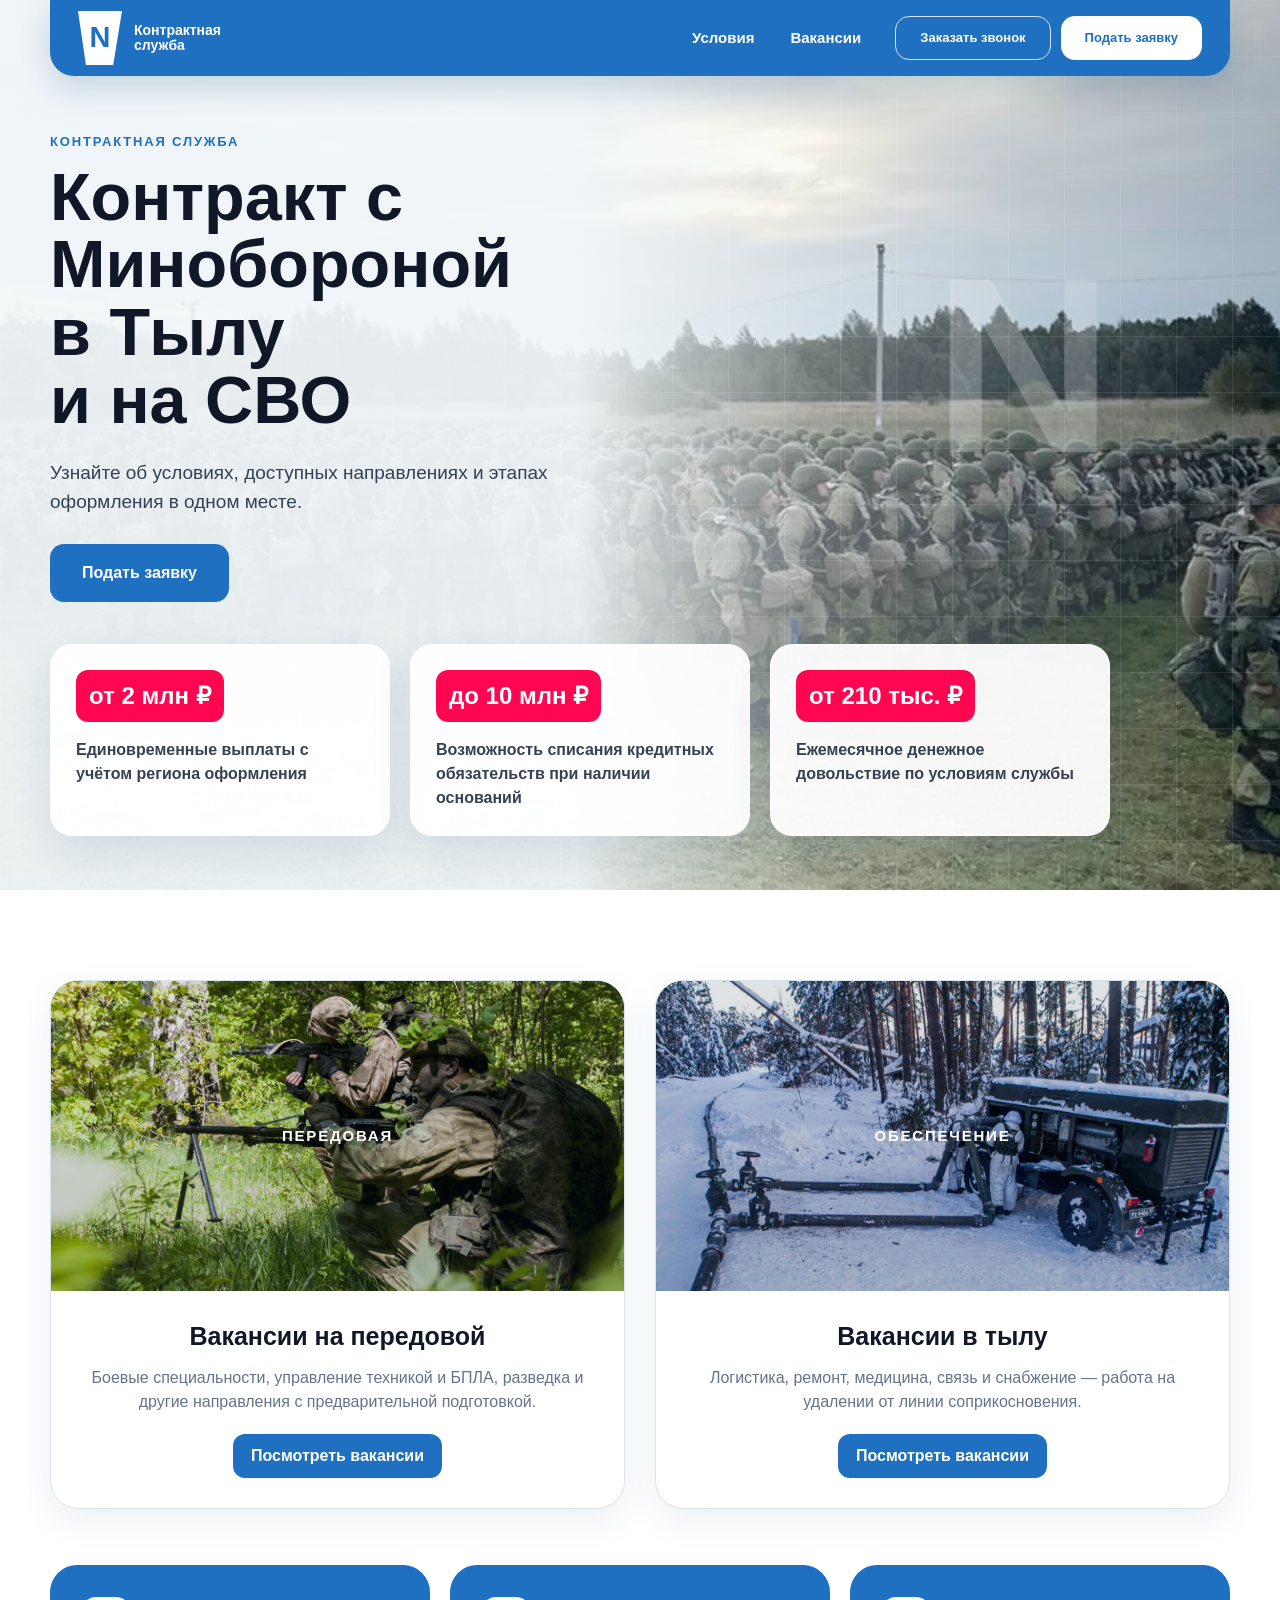
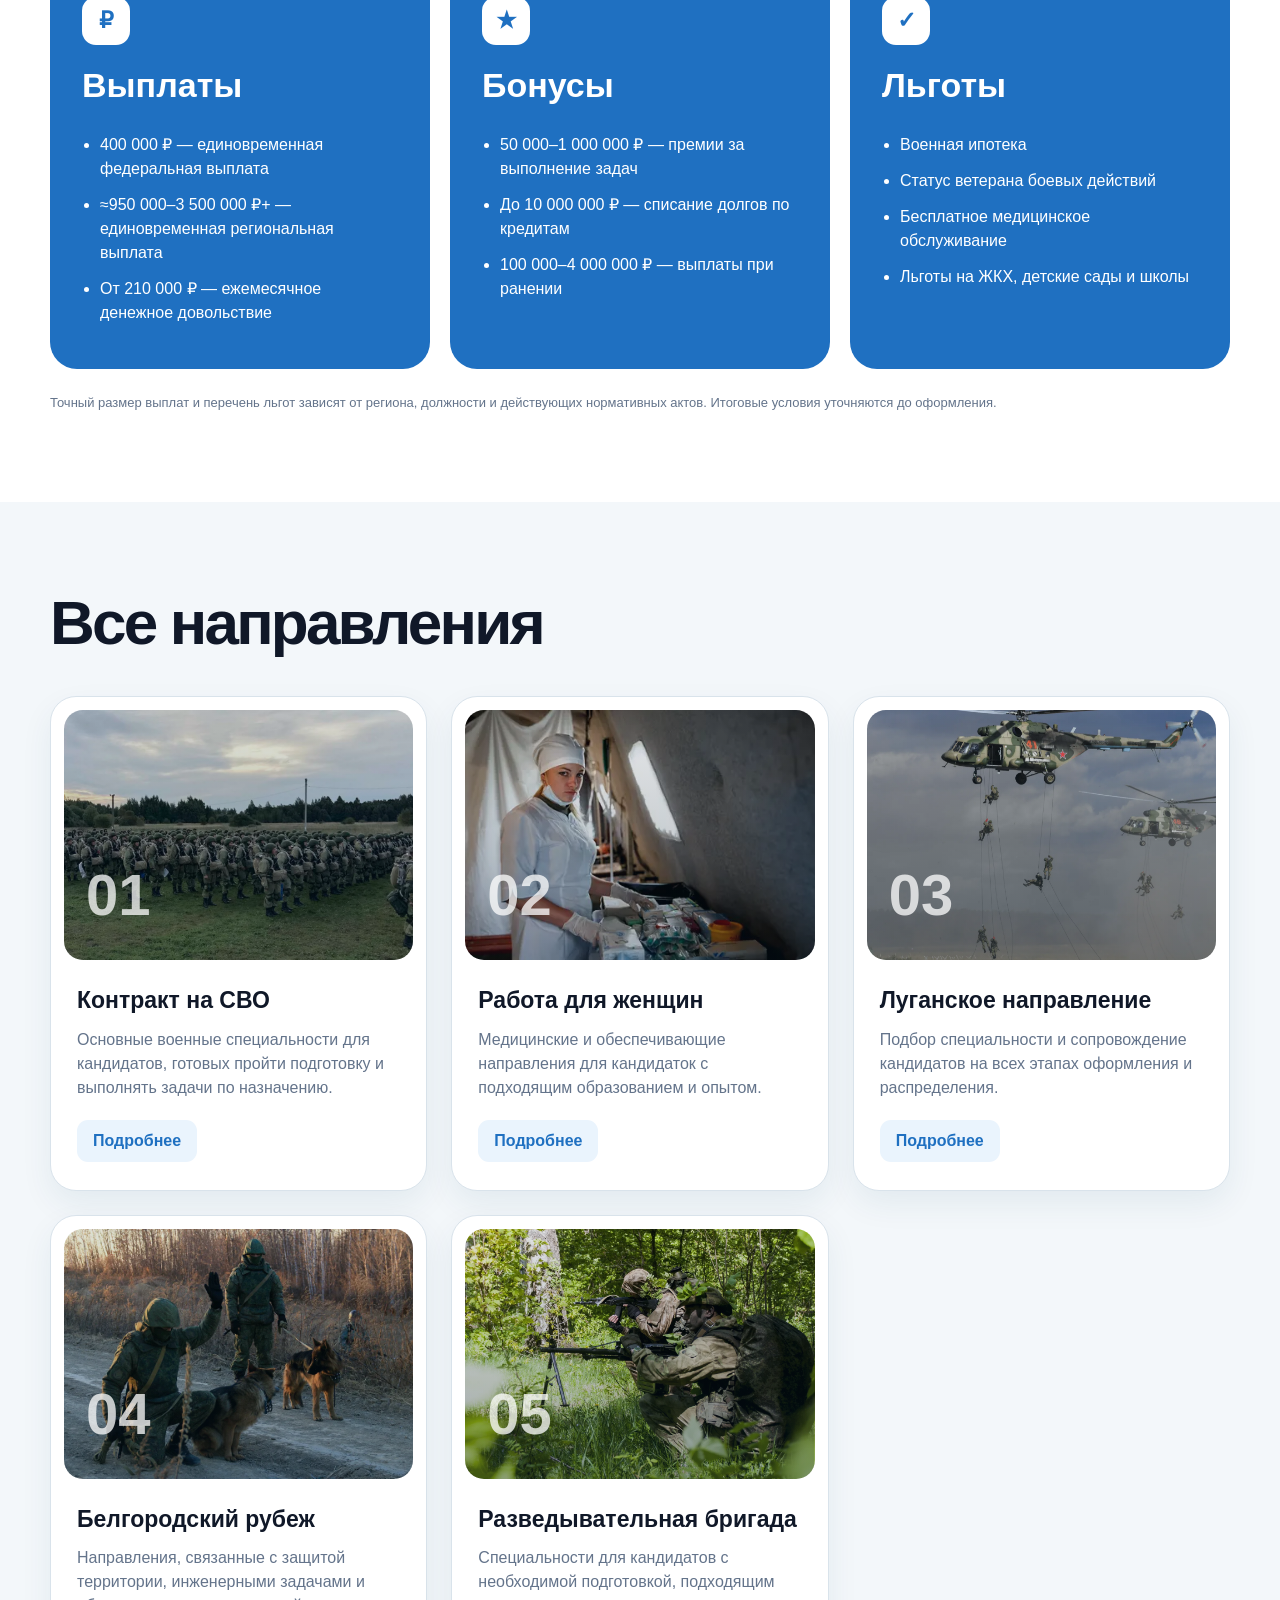
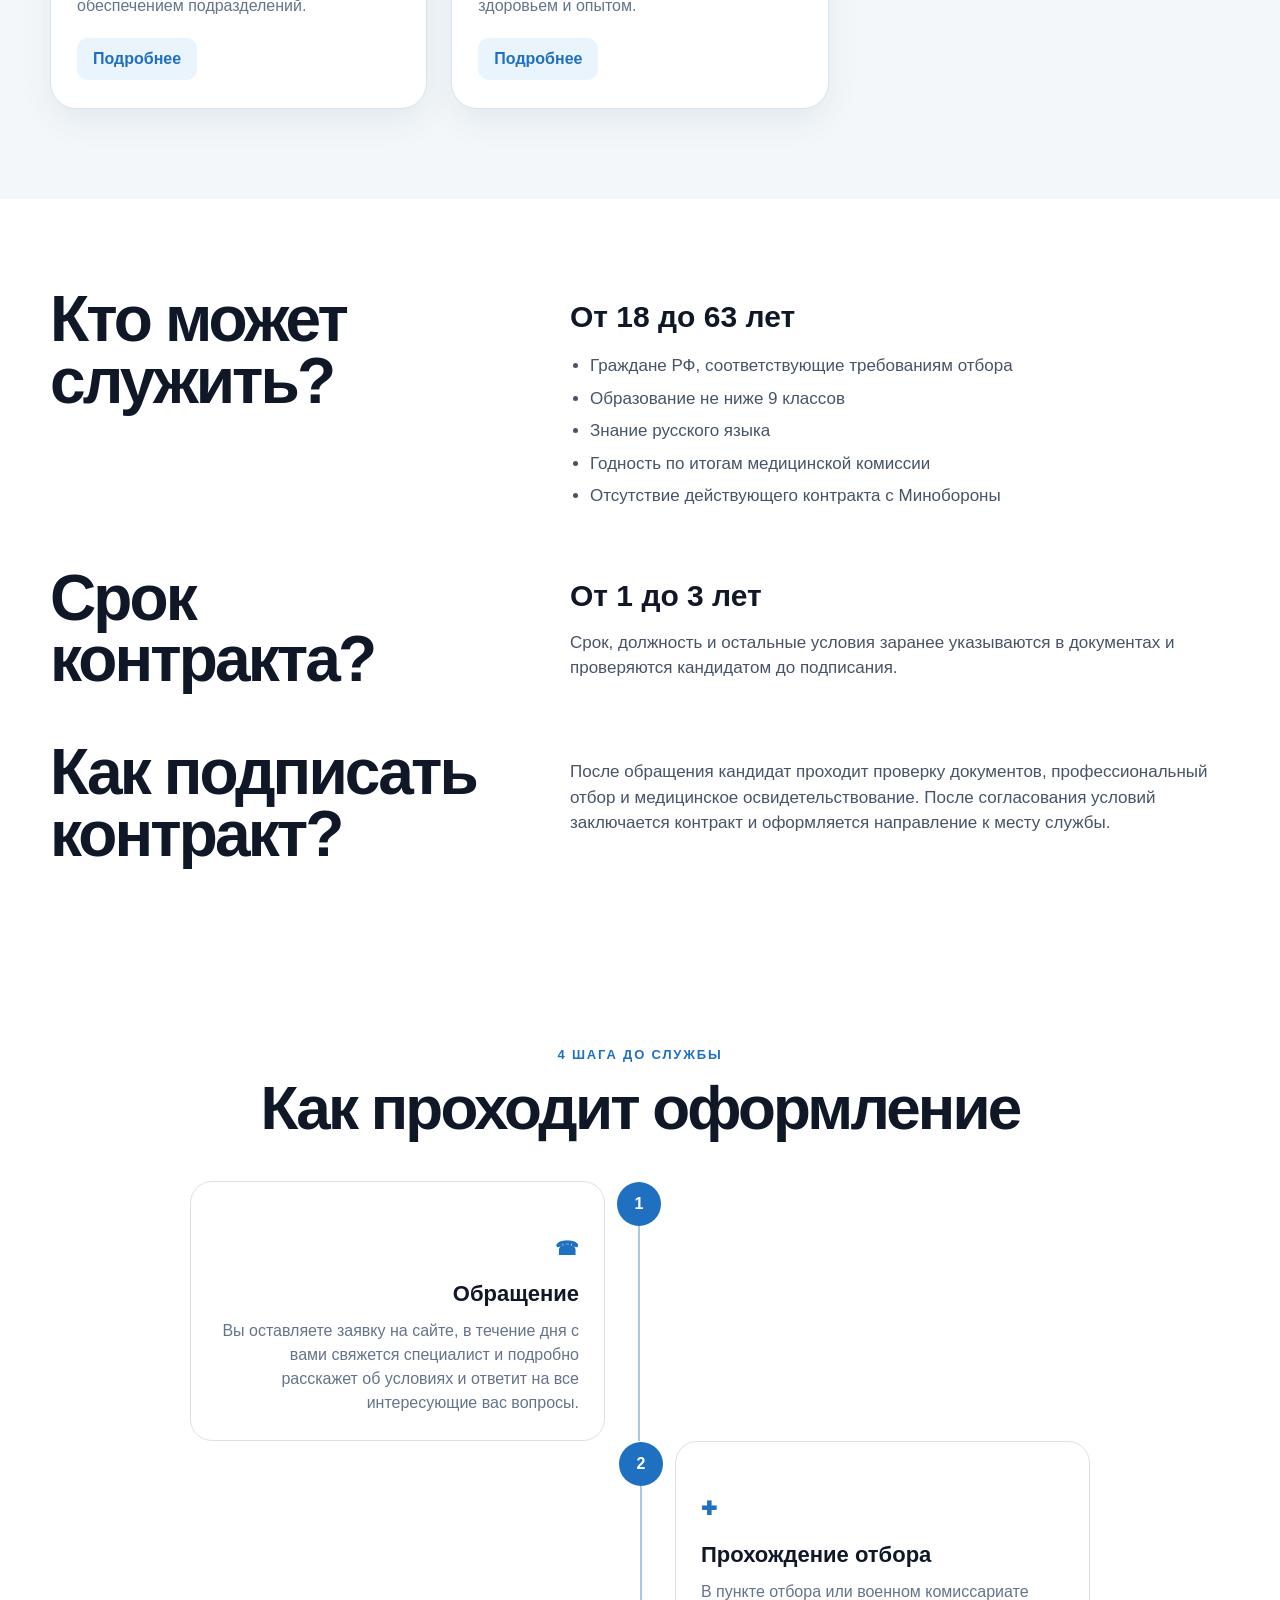
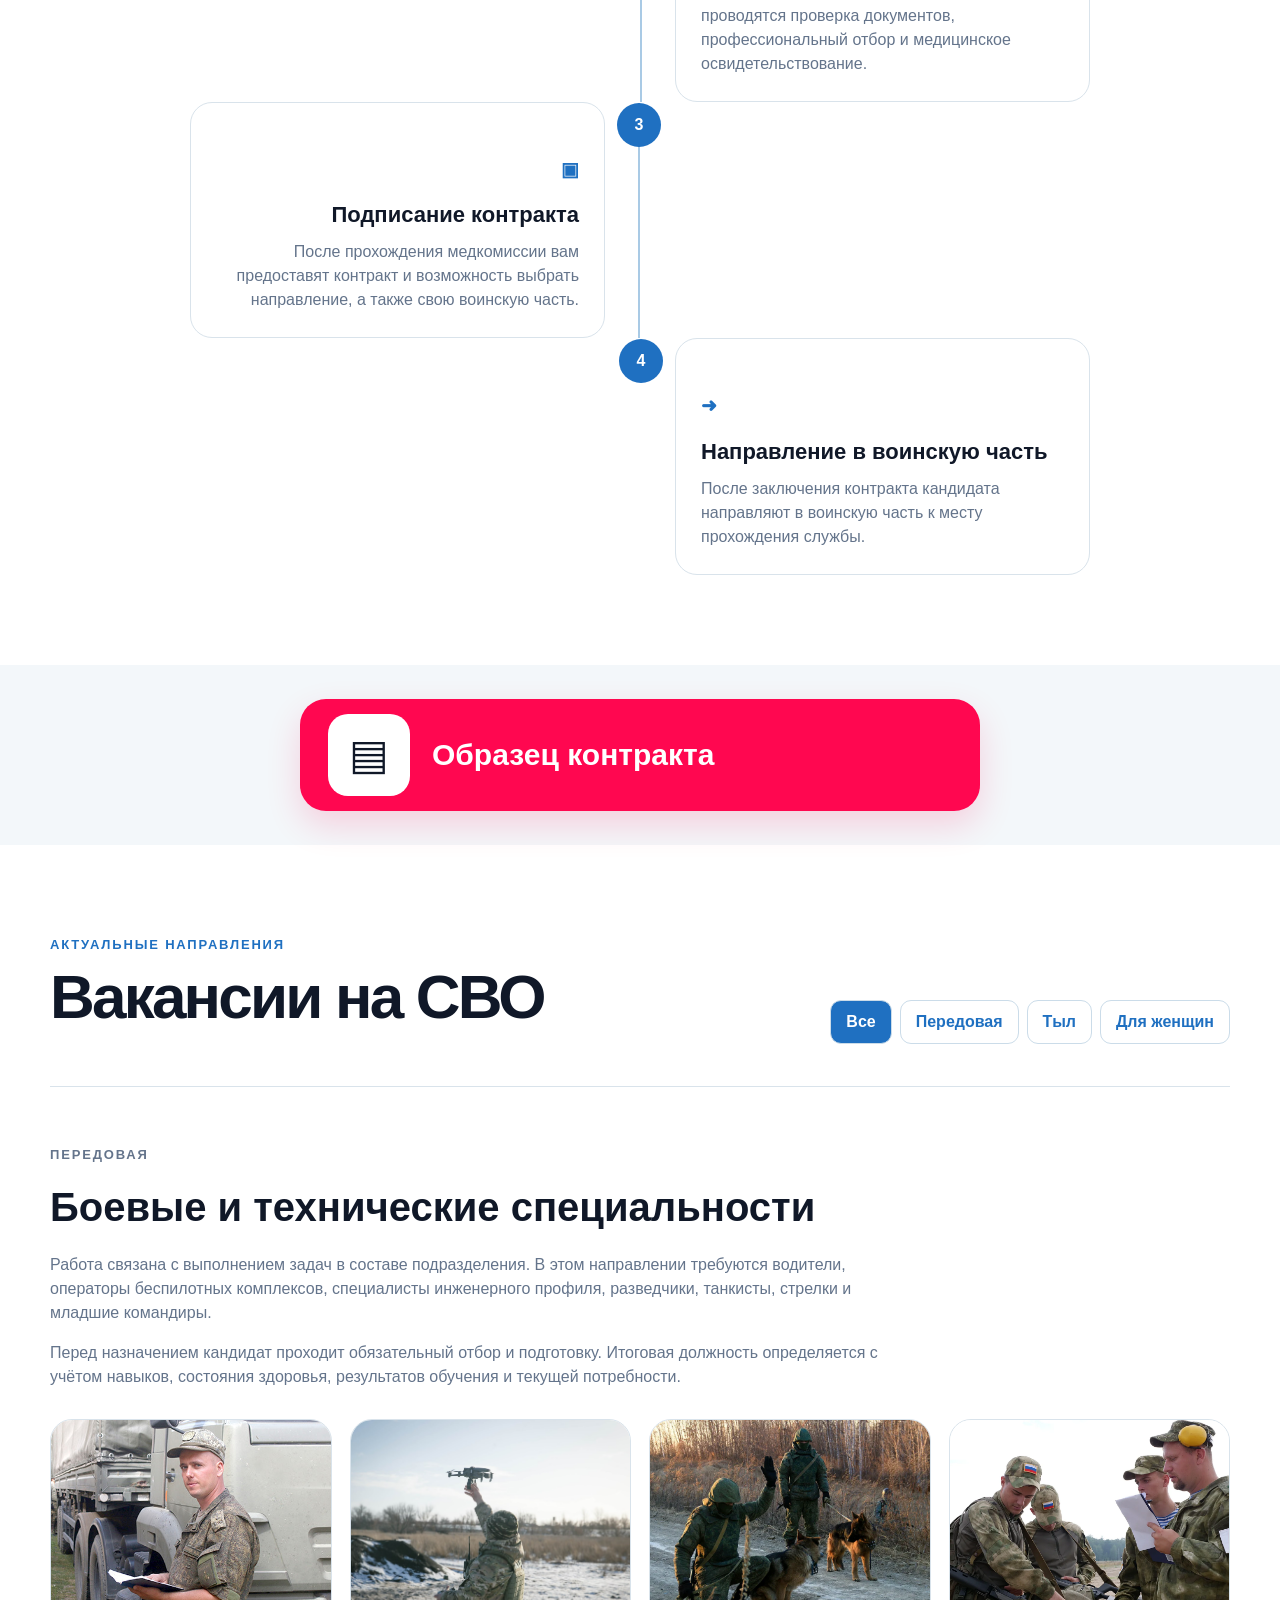
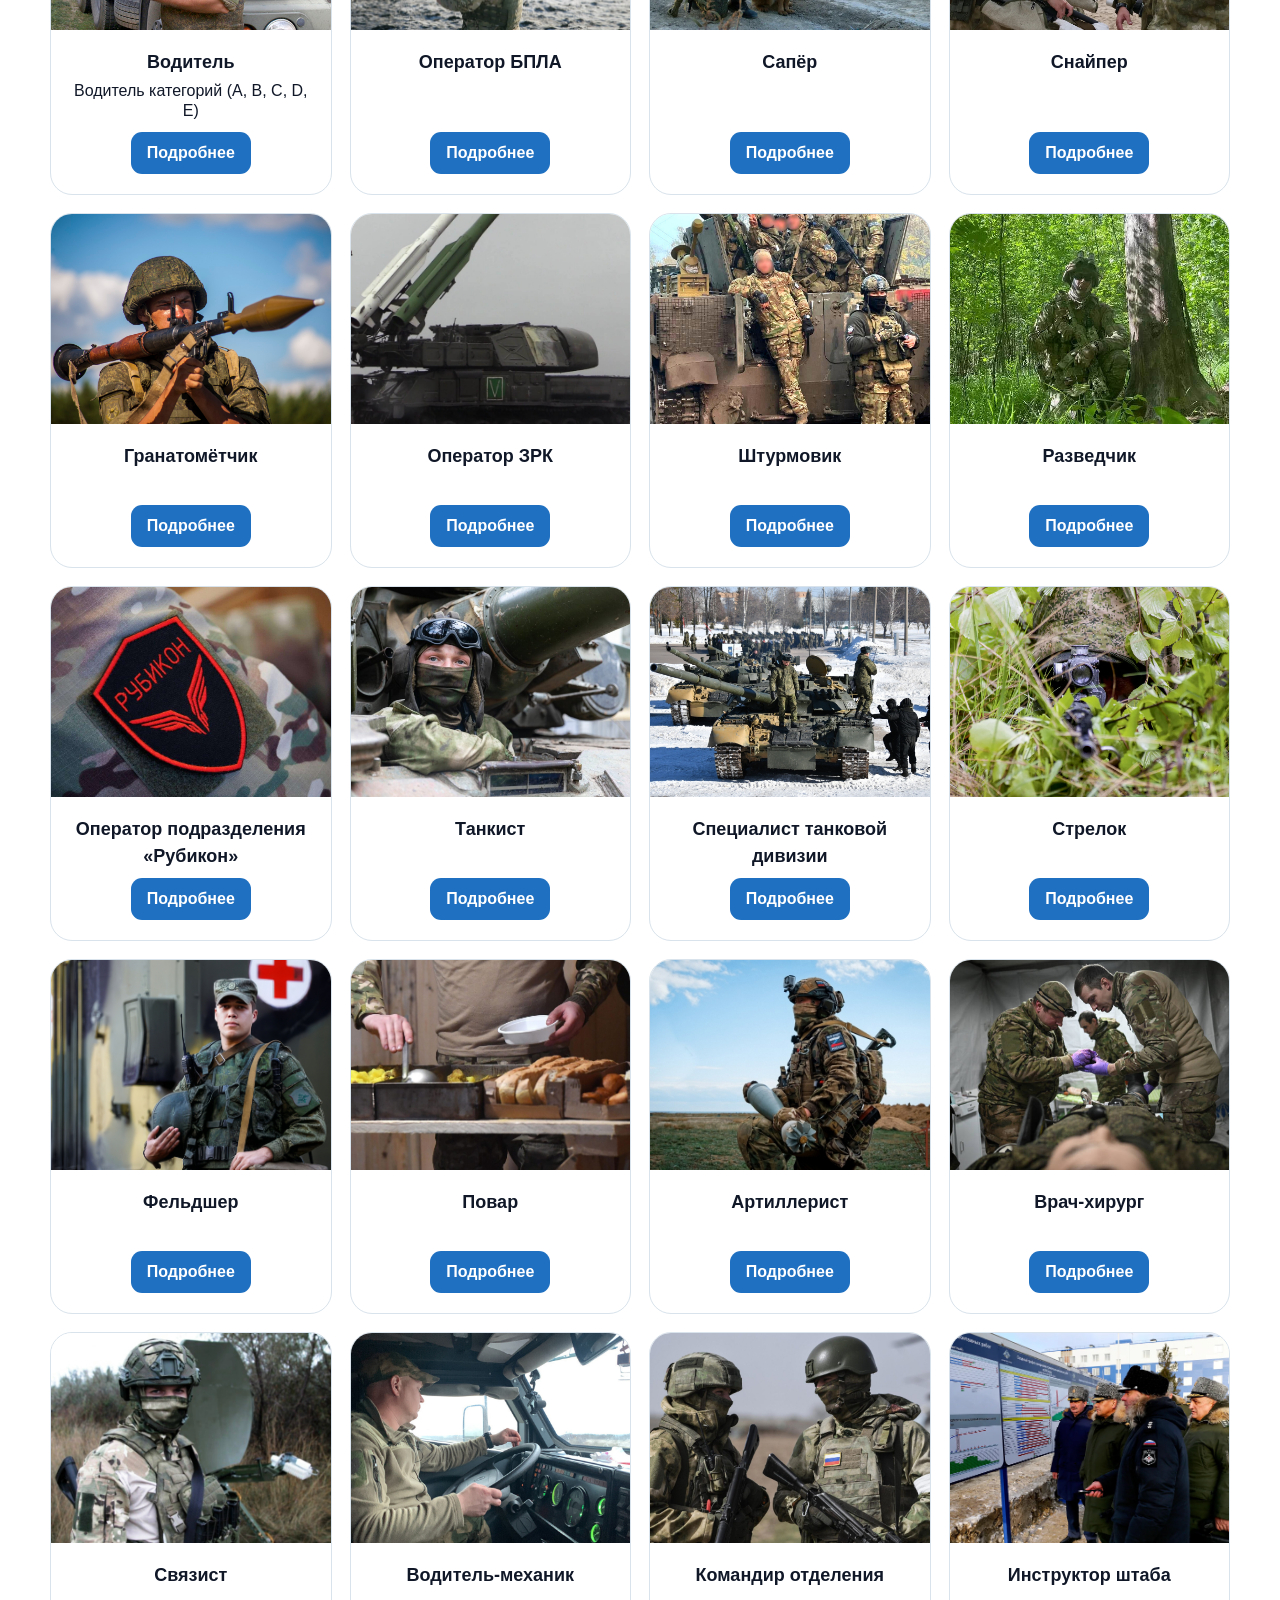
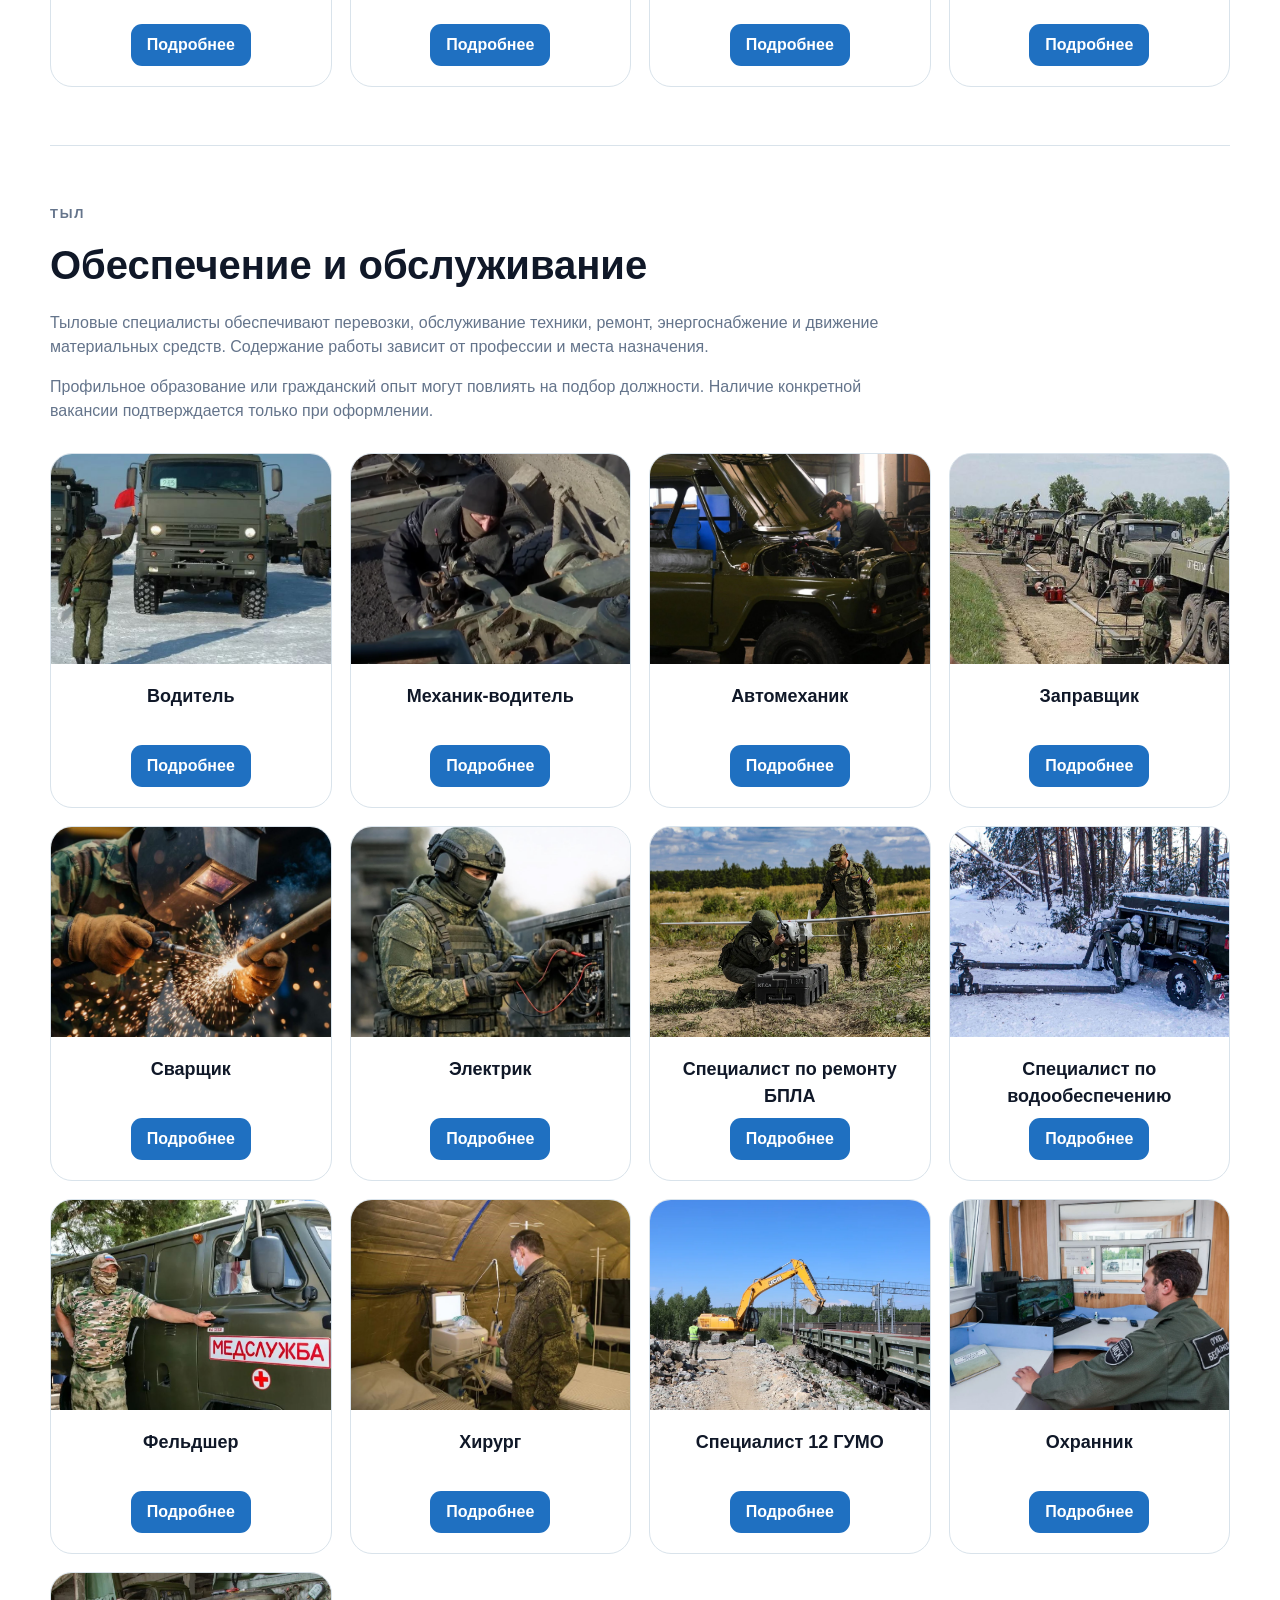
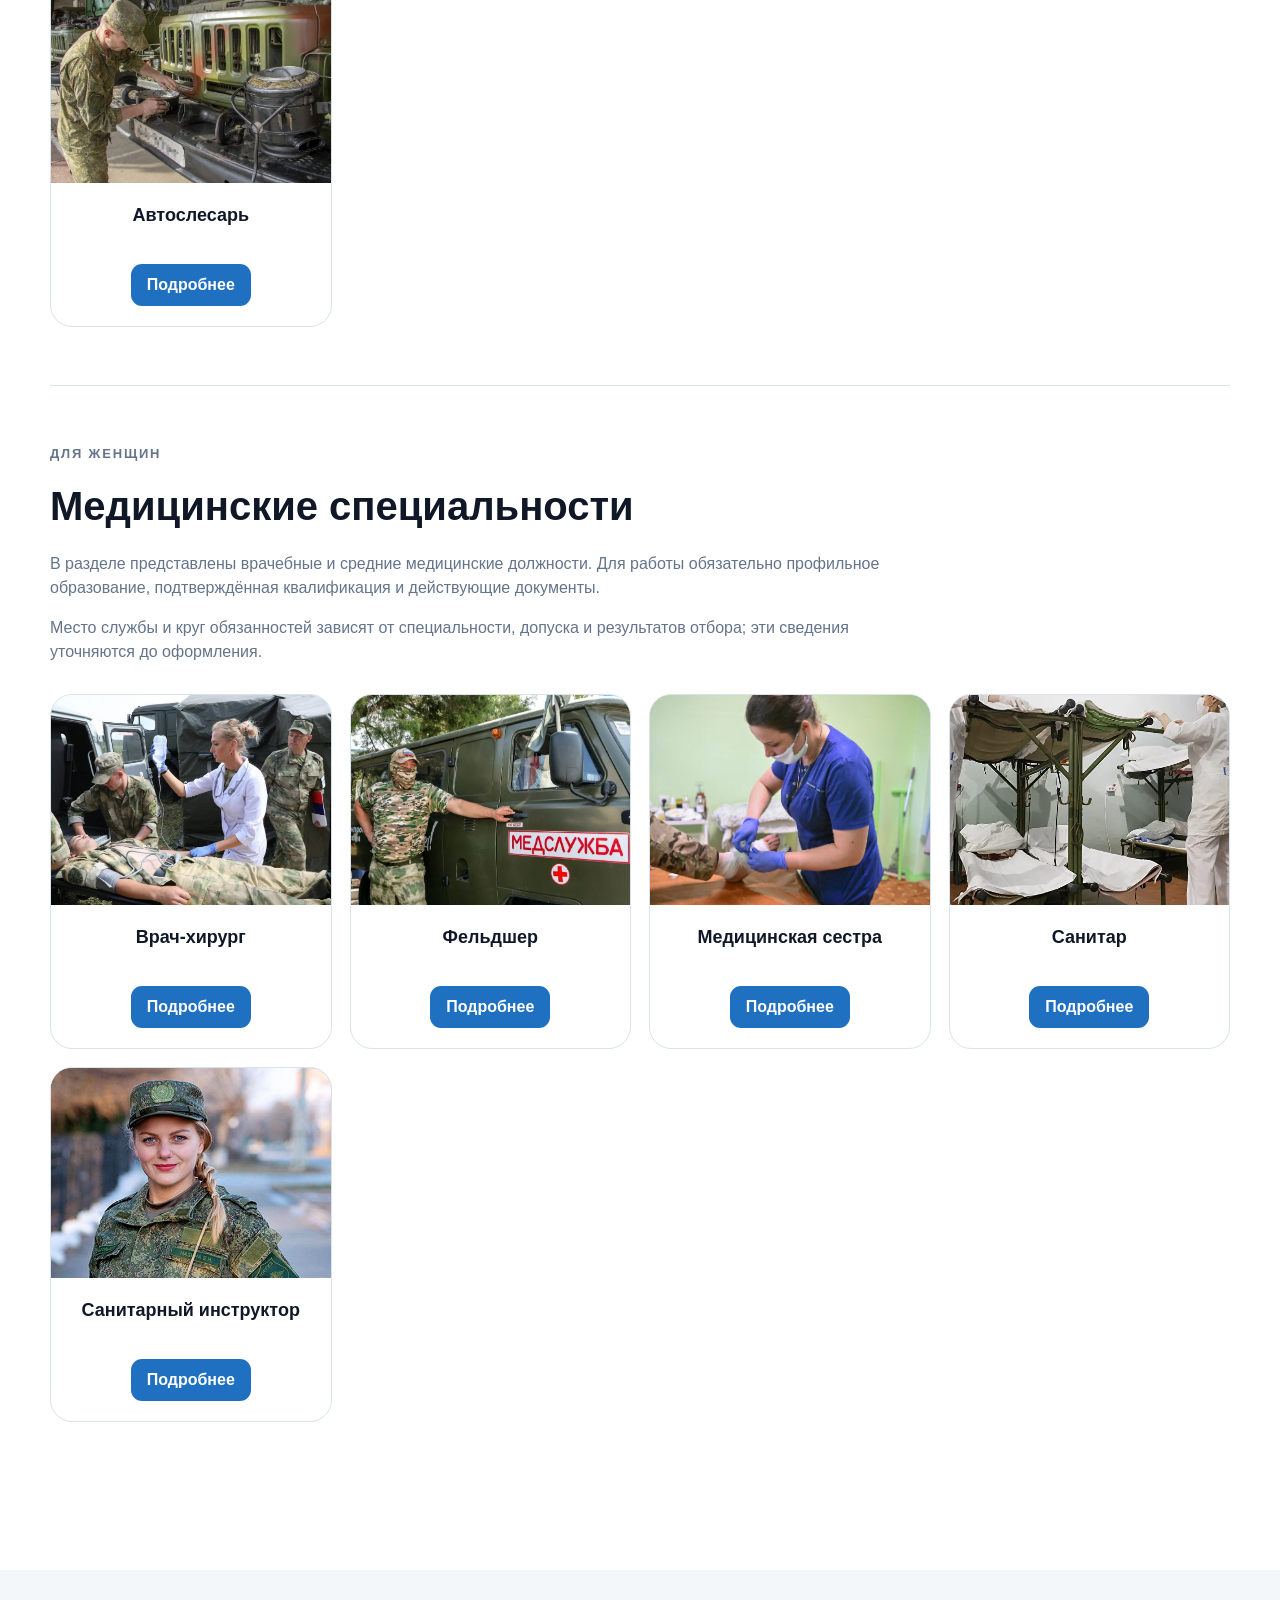
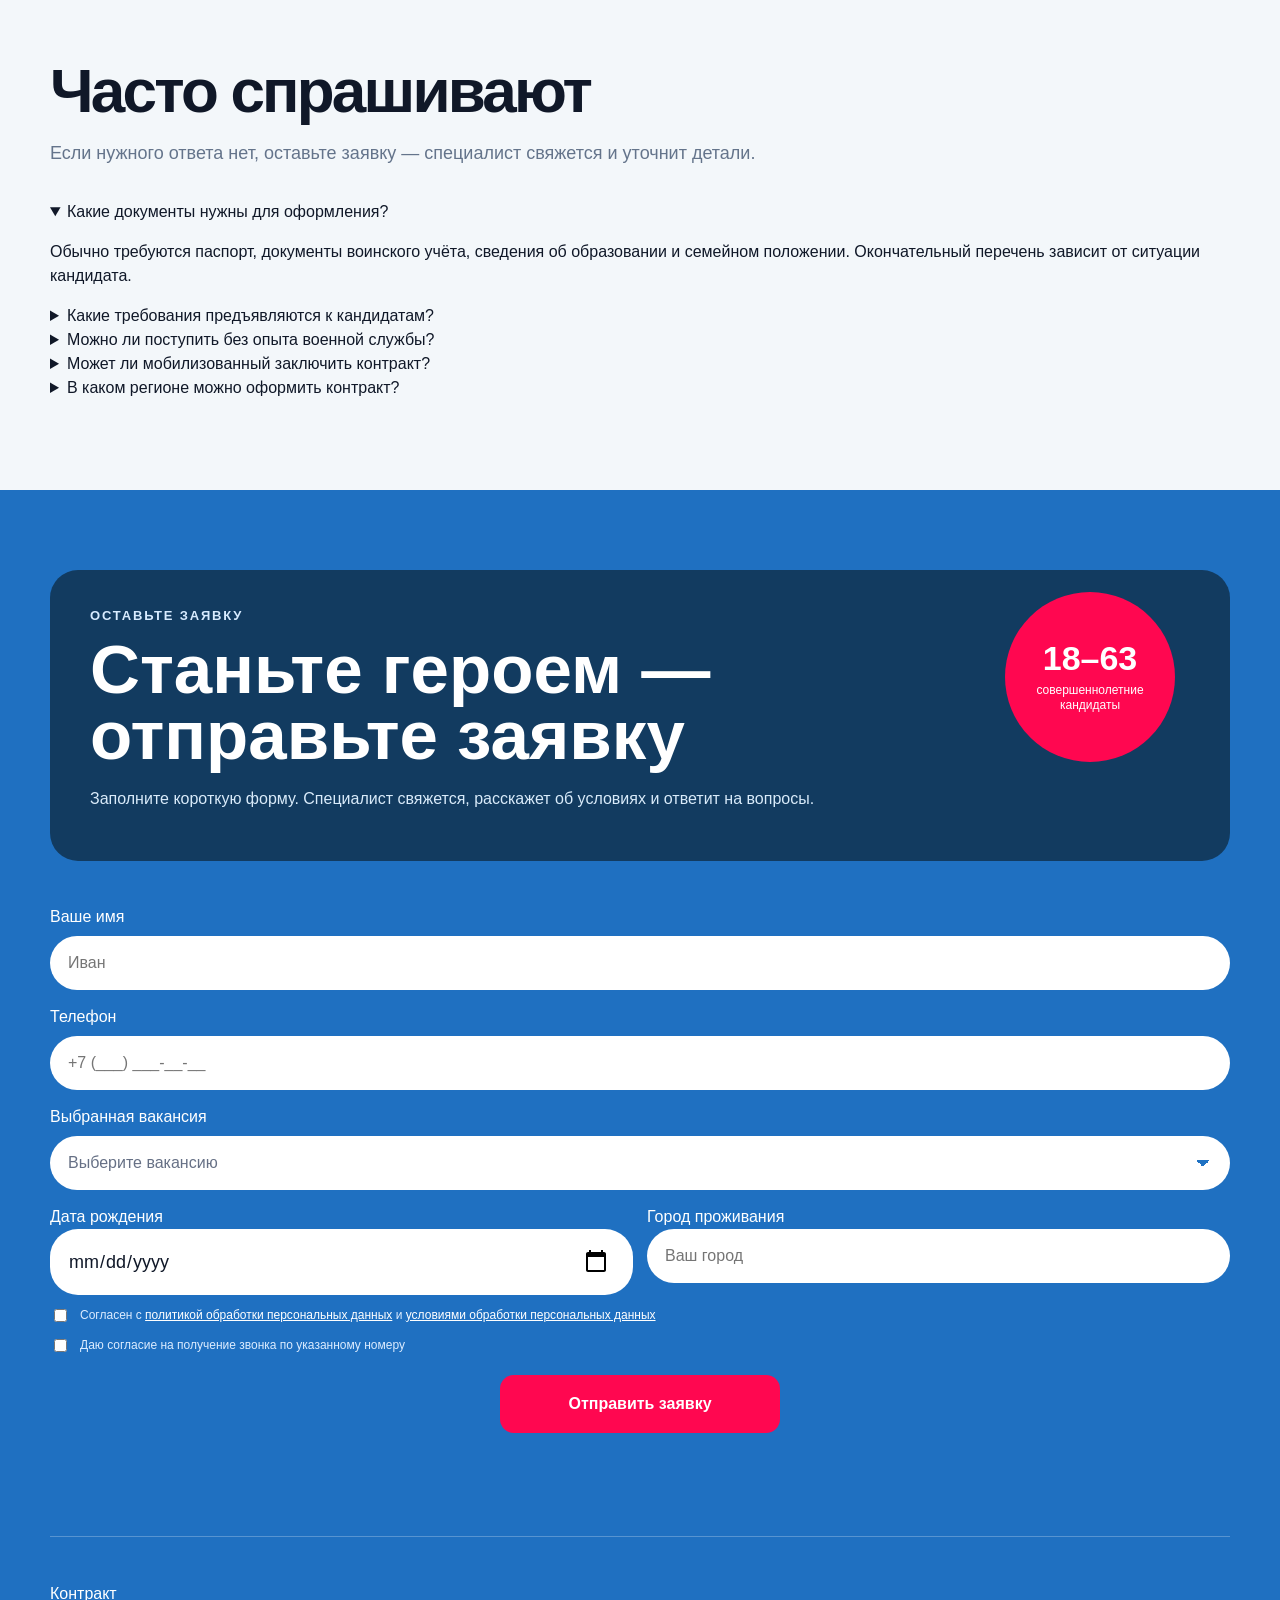
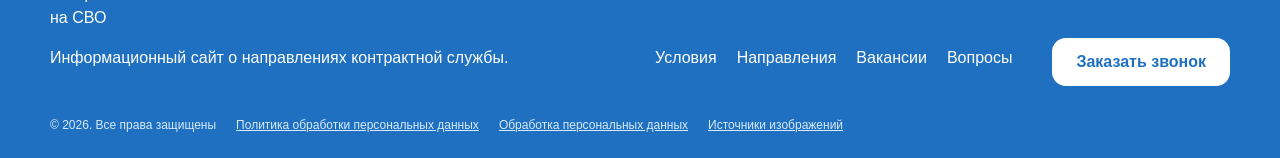
<file: index.html>
﻿<!doctype html>
<html lang="ru">
<head>
  <meta charset="UTF-8">
  <meta name="viewport" content="width=device-width, initial-scale=1.0">
  <meta name="description" content="Информация о контрактной службе: направления, вакансии, требования и порядок оформления.">
  <meta name="theme-color" content="#1668bd">
  <title>Контрактная служба — условия и вакансии</title>
  <link rel="icon" type="image/png" href="/assets/images/favicon.png">
  <link rel="apple-touch-icon" href="/assets/images/favicon.png">
  <link rel="stylesheet" href="assets/css/styles.css?v=20260914-audit-pass">
  <script src="assets/js/app.js?v=20260915-customer-pixel" defer></script>
  <!-- Top.Mail.Ru counter -->
  <script type="text/javascript">
  var _tmr = window._tmr || (window._tmr = []);
  _tmr.push({id: "3793921", type: "pageView", start: (new Date()).getTime()});
  (function (d, w, id) {
    if (d.getElementById(id)) return;
    var ts = d.createElement("script"); ts.type = "text/javascript"; ts.async = true; ts.id = id;
    ts.src = "https://top-fwz1.mail.ru/js/code.js";
    var f = function () {var s = d.getElementsByTagName("script")[0]; s.parentNode.insertBefore(ts, s);};
    if (w.opera == "[object Opera]") { d.addEventListener("DOMContentLoaded", f, false); } else { f(); }
  })(document, window, "tmr-code");
  </script>
  <!-- /Top.Mail.Ru counter --></head>
<body>
  <noscript><div><img src="https://top-fwz1.mail.ru/counter?id=3793921;js=na" style="position:absolute;left:-9999px;" alt="Top.Mail.Ru"></div></noscript>
  <a class="skip-link" href="#main">Перейти к содержанию</a>

  <header class="site-header" id="top">
    <div class="container header-shell">
      <a class="brand" href="/#top" aria-label="На главную">
        <span class="brand-mark">N</span>
        <span class="brand-name">Контрактная<br>служба</span>
      </a>

      <button class="menu-toggle" type="button" aria-label="Открыть меню" aria-expanded="false" aria-controls="main-nav">
        <span></span><span></span><span></span>
      </button>

      <nav class="main-nav" id="main-nav" aria-label="Основная навигация">
        <a href="pages/terms.html">Условия</a>
        <div class="nav-dropdown">
          <button class="nav-dropdown-toggle" type="button" aria-expanded="false">Вакансии</button>
          <div class="nav-dropdown-menu">
            <a href="pages/vacancies.html#frontline">На передовой</a>
            <a href="pages/vacancies.html#rear">В тылу</a>
          </div>
        </div>
      </nav>

      <div class="header-actions">
        <button class="button button-outline" type="button" data-open-modal="callback">Заказать звонок</button>
        <a class="button button-light" href="#application">Подать заявку</a>
      </div>
    </div>
  </header>

  <main id="main">
    <section class="hero" aria-labelledby="hero-title">
      <div class="hero-art" aria-hidden="true">
        <div class="hero-grid"></div>
        <div class="hero-shield">N</div>
      </div>
      <div class="container hero-content">
        <div class="hero-copy">
          <p class="eyebrow">Контрактная служба</p>
          <h1 id="hero-title"><span>Контракт с</span><span>Минобороной</span><span>в Тылу</span><span>и на СВО</span></h1>
          <p class="hero-lead">Узнайте об условиях, доступных направлениях и этапах оформления в одном месте.</p>
          <a class="button button-primary button-large" href="#application">Подать заявку</a>
        </div>

        <div class="hero-benefits" aria-label="Основные условия">
          <article class="benefit-card">
            <strong>от 2 млн ₽</strong>
            <span>Единовременные выплаты с учётом региона оформления</span>
          </article>
          <article class="benefit-card">
            <strong>до 10 млн ₽</strong>
            <span>Возможность списания кредитных обязательств при наличии оснований</span>
          </article>
          <article class="benefit-card">
            <strong>от 210 тыс. ₽</strong>
            <span>Ежемесячное денежное довольствие по условиям службы</span>
          </article>
        </div>
      </div>
    </section>

    <section class="section intro-cards" aria-label="Основные направления службы">
      <div class="container">
        <div class="feature-grid">
          <article class="feature-card">
            <div class="media-placeholder media-front"><span>Передовая</span></div>
            <div class="feature-body">
              <h3>Вакансии на передовой</h3>
              <p>Боевые специальности, управление техникой и БПЛА, разведка и другие направления с предварительной подготовкой.</p>
              <a class="text-link" href="#frontline">Посмотреть вакансии</a>
            </div>
          </article>
          <article class="feature-card">
            <div class="media-placeholder media-rear"><span>Обеспечение</span></div>
            <div class="feature-body">
              <h3>Вакансии в тылу</h3>
              <p>Логистика, ремонт, медицина, связь и снабжение — работа на удалении от линии соприкосновения.</p>
              <a class="text-link" href="#rear">Посмотреть вакансии</a>
            </div>
          </article>
        </div>

        <div class="terms-grid" id="terms">
          <article><span class="term-icon">₽</span><h3>Выплаты</h3><ul><li>400 000 ₽ — единовременная федеральная выплата</li><li>≈950 000–3 500 000 ₽+ — единовременная региональная выплата</li><li>От 210 000 ₽ — ежемесячное денежное довольствие</li></ul></article>
          <article><span class="term-icon">★</span><h3>Бонусы</h3><ul><li>50 000–1 000 000 ₽ — премии за выполнение задач</li><li>До 10 000 000 ₽ — списание долгов по кредитам</li><li>100 000–4 000 000 ₽ — выплаты при ранении</li></ul></article>
          <article><span class="term-icon">✓</span><h3>Льготы</h3><ul><li>Военная ипотека</li><li>Статус ветерана боевых действий</li><li>Бесплатное медицинское обслуживание</li><li>Льготы на ЖКХ, детские сады и школы</li></ul></article>
        </div>
        <p class="legal-note">Точный размер выплат и перечень льгот зависят от региона, должности и действующих нормативных актов. Итоговые условия уточняются до оформления.</p>
      </div>
    </section>

    <section class="section section-soft" id="directions" aria-labelledby="directions-title">
      <div class="container">
        <div class="section-heading"><h2 id="directions-title">Все направления</h2></div>
        <div class="direction-grid">
          <article class="direction-card"><div class="direction-visual visual-contract"><span>01</span></div><h3>Контракт на СВО</h3><p>Основные военные специальности для кандидатов, готовых пройти подготовку и выполнять задачи по назначению.</p><a href="#frontline">Подробнее</a></article>
          <article class="direction-card"><div class="direction-visual visual-women"><span>02</span></div><h3>Работа для женщин</h3><p>Медицинские и обеспечивающие направления для кандидаток с подходящим образованием и опытом.</p><a href="#women">Подробнее</a></article>
          <article class="direction-card"><div class="direction-visual visual-region"><span>03</span></div><h3>Луганское направление</h3><p>Подбор специальности и сопровождение кандидатов на всех этапах оформления и распределения.</p><a href="#application">Подробнее</a></article>
          <article class="direction-card"><div class="direction-visual visual-border"><span>04</span></div><h3>Белгородский рубеж</h3><p>Направления, связанные с защитой территории, инженерными задачами и обеспечением подразделений.</p><a href="#application">Подробнее</a></article>
          <article class="direction-card"><div class="direction-visual visual-brigade"><span>05</span></div><h3>Разведывательная бригада</h3><p>Специальности для кандидатов с необходимой подготовкой, подходящим здоровьем и опытом.</p><a href="#application">Подробнее</a></article>
        </div>
      </div>
    </section>

    <section class="section eligibility" aria-labelledby="eligibility-title">
      <div class="container questions-grid">
        <h2 id="eligibility-title">Кто может<br>служить?</h2>
        <div><strong class="answer-lead">От 18 до 63 лет</strong><ul><li>Граждане РФ, соответствующие требованиям отбора</li><li>Образование не ниже 9 классов</li><li>Знание русского языка</li><li>Годность по итогам медицинской комиссии</li><li>Отсутствие действующего контракта с Минобороны</li></ul></div>
        <h2>Срок<br>контракта?</h2>
        <div><strong class="answer-lead">От 1 до 3 лет</strong><p>Срок, должность и остальные условия заранее указываются в документах и проверяются кандидатом до подписания.</p></div>
        <h2>Как подписать<br>контракт?</h2>
        <div><p>После обращения кандидат проходит проверку документов, профессиональный отбор и медицинское освидетельствование. После согласования условий заключается контракт и оформляется направление к месту службы.</p></div>
      </div>
    </section>

    <section class="section process" aria-labelledby="process-title">
      <div class="container">
        <div class="section-heading centered"><p class="eyebrow">4 шага до службы</p><h2 id="process-title">Как проходит оформление</h2></div>
        <ol class="steps timeline-steps">
          <li><span class="step-number">1</span><div class="step-icon">☎</div><h3>Обращение</h3><p>Вы оставляете заявку на сайте, в течение дня с вами свяжется специалист и подробно расскажет об условиях и ответит на все интересующие вас вопросы.</p></li>
          <li><span class="step-number">2</span><div class="step-icon">✚</div><h3>Прохождение отбора</h3><p>В пункте отбора или военном комиссариате проводятся проверка документов, профессиональный отбор и медицинское освидетельствование.</p></li>
          <li><span class="step-number">3</span><div class="step-icon">▣</div><h3>Подписание контракта</h3><p>После прохождения медкомиссии вам предоставят контракт и возможность выбрать направление, а также свою воинскую часть.</p></li>
          <li><span class="step-number">4</span><div class="step-icon">➜</div><h3>Направление в воинскую часть</h3><p>После заключения контракта кандидата направляют в воинскую часть к месту прохождения службы.</p></li>
        </ol>
      </div>
    </section>

    <section class="contract-sample" aria-label="Образец контракта">
      <button class="contract-strip" type="button" data-open-modal="document">
        <span class="document-icon" aria-hidden="true">▤</span>
        <span class="contract-title">Образец контракта</span>
      </button>
    </section>

    <section class="section vacancies" id="vacancies" aria-labelledby="vacancies-title">
      <div class="container">
        <div class="section-heading vacancies-heading">
          <div><p class="eyebrow">Актуальные направления</p><h2 id="vacancies-title">Вакансии на СВО</h2></div>
          <div class="vacancy-tabs" role="tablist" aria-label="Категории вакансий">
            <button class="active" type="button" role="tab" aria-selected="true" data-filter="all">Все</button>
            <button type="button" role="tab" aria-selected="false" data-filter="frontline">Передовая</button>
            <button type="button" role="tab" aria-selected="false" data-filter="rear">Тыл</button>
            <button type="button" role="tab" aria-selected="false" data-filter="women">Для женщин</button>
          </div>
        </div>

        <div class="vacancy-group" id="frontline">
          <div class="vacancy-group-copy"><p class="eyebrow">Передовая</p><h3>Боевые и технические специальности</h3><p>Работа связана с выполнением задач в составе подразделения. В этом направлении требуются водители, операторы беспилотных комплексов, специалисты инженерного профиля, разведчики, танкисты, стрелки и младшие командиры.</p><p>Перед назначением кандидат проходит обязательный отбор и подготовку. Итоговая должность определяется с учётом навыков, состояния здоровья, результатов обучения и текущей потребности.</p></div>
          <div class="job-grid" data-category="frontline">
            <article class="job-card"><div class="job-image job-driver"><span>В</span></div><h4>Водитель</h4><button type="button" data-job="Водитель" data-slug="driver">Подробнее</button></article>
            <article class="job-card"><div class="job-image job-drone"><span>БПЛА</span></div><h4>Оператор БПЛА</h4><button type="button" data-job="Оператор БПЛА" data-slug="drone-operator">Подробнее</button></article>
            <article class="job-card"><div class="job-image job-engineer"><span>И</span></div><h4>Сапёр</h4><button type="button" data-job="Сапёр" data-slug="sapper">Подробнее</button></article>
            <article class="job-card"><div class="job-image job-sniper"><span>С</span></div><h4>Снайпер</h4><button type="button" data-job="Снайпер" data-slug="sniper">Подробнее</button></article>
            <article class="job-card"><div class="job-image job-scout"><span>Р</span></div><h4>Разведчик</h4><button type="button" data-job="Разведчик" data-slug="scout">Подробнее</button></article>
            <article class="job-card"><div class="job-image job-tank"><span>Т</span></div><h4>Танкист</h4><button type="button" data-job="Танкист" data-slug="tanker">Подробнее</button></article>
            <article class="job-card"><div class="job-image job-shooter"><span>С</span></div><h4>Стрелок</h4><button type="button" data-job="Стрелок" data-slug="rifleman">Подробнее</button></article>
            <article class="job-card"><div class="job-image job-command"><span>N</span></div><h4>Командир отделения</h4><button type="button" data-job="Командир отделения" data-slug="squad-commander">Подробнее</button></article>
          </div>
        </div>

        <div class="vacancy-group" id="rear">
          <div class="vacancy-group-copy"><p class="eyebrow">Тыл</p><h3>Обеспечение и обслуживание</h3><p>Тыловые специалисты обеспечивают перевозки, обслуживание техники, ремонт, энергоснабжение и движение материальных средств. Содержание работы зависит от профессии и места назначения.</p><p>Профильное образование или гражданский опыт могут повлиять на подбор должности. Наличие конкретной вакансии подтверждается только при оформлении.</p></div>
          <div class="job-grid" data-category="rear">
            <article class="job-card"><div class="job-image job-mechanic"><span>М</span></div><h4>Механик-водитель</h4><button type="button" data-job="Механик-водитель" data-slug="mechanic-driver">Подробнее</button></article>
            <article class="job-card"><div class="job-image job-welder"><span>СВ</span></div><h4>Сварщик</h4><button type="button" data-job="Сварщик" data-slug="welder">Подробнее</button></article>
            <article class="job-card"><div class="job-image job-electric"><span>Э</span></div><h4>Электрик</h4><button type="button" data-job="Электрик" data-slug="electrician">Подробнее</button></article>
            <article class="job-card"><div class="job-image job-repair"><span>Р</span></div><h4>Специалист по ремонту</h4><button type="button" data-job="Специалист по ремонту" data-slug="repair-specialist">Подробнее</button></article>
            <article class="job-card"><div class="job-image job-supply"><span>СН</span></div><h4>Специалист снабжения</h4><button type="button" data-job="Специалист снабжения" data-slug="supply-specialist">Подробнее</button></article>
          </div>
        </div>

        <div class="vacancy-group" id="women">
          <div class="vacancy-group-copy"><p class="eyebrow">Для женщин</p><h3>Медицинские специальности</h3><p>В разделе представлены врачебные и средние медицинские должности. Для работы обязательно профильное образование, подтверждённая квалификация и действующие документы.</p><p>Место службы и круг обязанностей зависят от специальности, допуска и результатов отбора; эти сведения уточняются до оформления.</p></div>
          <div class="job-grid" data-category="women">
            <article class="job-card"><div class="job-image job-doctor"><span>В</span></div><h4>Военный врач</h4><button type="button" data-job="Военный врач" data-slug="military-doctor">Подробнее</button></article>
            <article class="job-card"><div class="job-image job-paramedic"><span>Ф</span></div><h4>Фельдшер</h4><button type="button" data-job="Фельдшер" data-slug="paramedic">Подробнее</button></article>
            <article class="job-card"><div class="job-image job-nurse"><span>МС</span></div><h4>Медицинская сестра</h4><button type="button" data-job="Медицинская сестра" data-slug="nurse">Подробнее</button></article>
            <article class="job-card"><div class="job-image job-orderly"><span>С</span></div><h4>Санитар</h4><button type="button" data-job="Санитар" data-slug="orderly">Подробнее</button></article>
            <article class="job-card"><div class="job-image job-instructor"><span>СИ</span></div><h4>Санитарный инструктор</h4><button type="button" data-job="Санитарный инструктор" data-slug="sanitary-instructor">Подробнее</button></article>
          </div>
        </div>
      </div>
    </section>

    <section class="section section-soft faq" id="faq" aria-labelledby="faq-title">
      <div class="container faq-layout">
        <div class="section-heading"><h2 id="faq-title">Часто спрашивают</h2><p>Если нужного ответа нет, оставьте заявку — специалист свяжется и уточнит детали.</p></div>
        <div class="accordion">
          <details open><summary>Какие документы нужны для оформления?</summary><div><p>Обычно требуются паспорт, документы воинского учёта, сведения об образовании и семейном положении. Окончательный перечень зависит от ситуации кандидата.</p></div></details>
          <details><summary>Какие требования предъявляются к кандидатам?</summary><div><p>Учитываются возраст, образование, состояние здоровья и результаты профессионального отбора. Окончательное решение принимается после обязательных процедур.</p></div></details>
          <details><summary>Можно ли поступить без опыта военной службы?</summary><div><p>Да, отсутствие предыдущего опыта само по себе не исключает оформление. Перед направлением предусмотрена необходимая подготовка.</p></div></details>
          <details><summary>Может ли мобилизованный заключить контракт?</summary><div><p>Порядок оформления для уже проходящего службу кандидата отличается и уточняется непосредственно в его воинской части.</p></div></details>
          <details><summary>В каком регионе можно оформить контракт?</summary><div><p>Доступный регион и пункт оформления определяются с учётом документов кандидата и действующего порядка. Варианты необходимо подтвердить до поездки.</p></div></details>
        </div>
      </div>
    </section>

    <section class="application" id="application" aria-labelledby="application-title">
      <div class="container application-shell">
        <div class="application-copy">
          <p class="eyebrow light">Оставьте заявку</p>
          <h2 id="application-title">Станьте героем — отправьте заявку</h2>
          <p>Заполните короткую форму. Специалист свяжется, расскажет об условиях и ответит на вопросы.</p>
          <div class="application-age"><strong>18–63</strong><span>совершеннолетние кандидаты</span></div>
        </div>
        <form class="application-form" data-form-name="main-application" novalidate>
          <label>Ваше имя<input name="name" type="text" autocomplete="name" placeholder="Иван" required></label>
          <label>Телефон<input name="phone" type="tel" autocomplete="tel" inputmode="tel" maxlength="18" pattern="\+7 \([0-9]{3}\) [0-9]{3}-[0-9]{2}-[0-9]{2}" placeholder="+7 (___) ___-__-__" required></label>
          <label>Выбранная вакансия
            <select name="vacancy" required>
              <option value="">Выберите вакансию</option>
              <optgroup label="СВО">
                <option>СВО — Водитель</option>
                <option>СВО — Оператор БПЛА</option>
                <option>СВО — Сапёр</option>
                <option>СВО — Снайпер</option>
                <option>СВО — Гранатомётчик</option>
                <option>СВО — Оператор ЗРК</option>
                <option>СВО — Штурмовик</option>
                <option>СВО — Разведчик</option>
                <option>СВО — Танкист</option>
                <option>СВО — Стрелок</option>
                <option>СВО — Командир отделения</option>
              </optgroup>
              <optgroup label="ТЫЛ">
                <option>ТЫЛ — Водитель</option>
                <option>ТЫЛ — Механик-водитель</option>
                <option>ТЫЛ — Автомеханик</option>
                <option>ТЫЛ — Заправщик</option>
                <option>ТЫЛ — Сварщик</option>
                <option>ТЫЛ — Электрик</option>
                <option>ТЫЛ — Специалист по ремонту БПЛА</option>
                <option>ТЫЛ — Специалист по водообеспечению</option>
                <option>ТЫЛ — Фельдшер</option>
                <option>ТЫЛ — Хирург</option>
                <option>ТЫЛ — Специалист 12 ГУМО</option>
                <option>ТЫЛ — Охранник</option>
                <option>ТЫЛ — Автослесарь</option>
              </optgroup>
              <optgroup label="Для женщин">
                <option>Для женщин — Врач-хирург</option>
                <option>Для женщин — Фельдшер</option>
                <option>Для женщин — Медицинская сестра</option>
                <option>Для женщин — Санитар</option>
                <option>Для женщин — Санитарный инструктор</option>
              </optgroup>
            </select>
          </label>
          <div class="form-row">
            <label>Дата рождения<input name="birthdate" type="date" required></label>
            <label>Город проживания<input name="city" type="text" autocomplete="address-level2" placeholder="Ваш город" required></label>
          </div>
          <label class="checkbox"><input name="privacy" type="checkbox" required><span>Согласен с <a href="pages/privacy.html">политикой обработки персональных данных</a> и <a href="pages/personal-data.html">условиями обработки персональных данных</a></span></label>
          <label class="checkbox"><input name="consent" type="checkbox" required><span>Даю согласие на получение звонка по указанному номеру</span></label>
          <button class="button button-accent button-large" type="submit">Отправить заявку</button>
          <p class="form-status" role="status" aria-live="polite"></p>
        </form>
      </div>
    </section>
  </main>

  <footer class="site-footer">
    <div class="container footer-grid">
      <div><a class="footer-brand" href="#top">Контракт<br>на СВО</a><p>Информационный сайт о направлениях контрактной службы.</p></div>
      <nav aria-label="Навигация в подвале"><a href="#terms">Условия</a><a href="#directions">Направления</a><a href="#vacancies">Вакансии</a><a href="#faq">Вопросы</a></nav>
      <div class="footer-contact"><button class="button button-light" type="button" data-open-modal="callback">Заказать звонок</button></div>
    </div>
    <div class="container footer-bottom"><span>© <span data-current-year></span>. Все права защищены</span><a href="pages/privacy.html">Политика обработки персональных данных</a><a href="pages/personal-data.html">Обработка персональных данных</a><a href="pages/image-credits.html">Источники изображений</a></div>
  </footer>

  <div class="modal" id="callback-modal" role="dialog" aria-modal="true" aria-labelledby="callback-title" hidden>
    <div class="modal-backdrop" data-close-modal></div>
    <div class="modal-card"><button class="modal-close" type="button" aria-label="Закрыть" data-close-modal>×</button><p class="eyebrow">Обратный звонок</p><h2 id="callback-title">Оставьте номер</h2><p>Специалист свяжется с вами и ответит на вопросы.</p><form data-form-name="callback" novalidate><label>Ваше имя<input name="name" type="text" autocomplete="name" required></label><label>Телефон<input name="phone" type="tel" autocomplete="tel" inputmode="tel" maxlength="18" pattern="\+7 \([0-9]{3}\) [0-9]{3}-[0-9]{2}-[0-9]{2}" placeholder="+7 (___) ___-__-__" required></label><label class="checkbox"><input name="privacy" type="checkbox" required><span>Согласен с <a href="pages/privacy.html">политикой обработки персональных данных</a> и <a href="pages/personal-data.html">условиями обработки персональных данных</a></span></label><button class="button button-primary" type="submit">Заказать звонок</button><p class="form-status" role="status" aria-live="polite"></p></form></div>
  </div>

  <div class="modal" id="document-modal" role="dialog" aria-modal="true" aria-labelledby="document-title" hidden>
    <div class="modal-backdrop" data-close-modal></div>
    <div class="modal-card document-modal-card"><button class="modal-close" type="button" aria-label="Закрыть" data-close-modal>×</button><p class="eyebrow">Документ</p><h2 id="document-title">Образец контракта</h2><div class="contract-pages"><img src="assets/images/contract/contract-01.jpg" alt="Образец контракта, страница 1" loading="lazy"><img src="assets/images/contract/contract-02.jpg" alt="Образец контракта, страница 2" loading="lazy"><img src="assets/images/contract/contract-03.jpg" alt="Образец контракта, страница 3" loading="lazy"></div></div>
  </div>

  <div class="modal" id="job-modal" role="dialog" aria-modal="true" aria-labelledby="job-title" hidden>
    <div class="modal-backdrop" data-close-modal></div>
    <div class="modal-card"><button class="modal-close" type="button" aria-label="Закрыть" data-close-modal>×</button><p class="eyebrow">Вакансия</p><h2 id="job-title">Специальность</h2><p>Требования, обязанности и доступность должности уточняются индивидуально после первичной консультации.</p><a class="button button-primary" href="#application" data-close-modal>Оставить заявку</a></div>
  </div><!-- Yandex.Metrika counter -->
  <script>
    (function(m,e,t,r,i,k,a){m[i]=m[i]||function(){(m[i].a=m[i].a||[]).push(arguments)};m[i].l=1*new Date();for(var j=0;j<document.scripts.length;j++){if(document.scripts[j].src===r){return;}}k=e.createElement(t),a=e.getElementsByTagName(t)[0],k.async=1,k.src=r,a.parentNode.insertBefore(k,a)})(window,document,'script','https://mc.yandex.ru/metrika/tag.js?id=112544225','ym');
    ym(112544225,'init',{ssr:true,webvisor:true,clickmap:true,ecommerce:'dataLayer',referrer:document.referrer,url:location.href,accurateTrackBounce:true,trackLinks:true});
  </script>
  <noscript><div><img src="https://mc.yandex.ru/watch/112544225" style="position:absolute; left:-9999px;" alt=""></div></noscript>
  <!-- /Yandex.Metrika counter -->
</body>
</html>
</file>
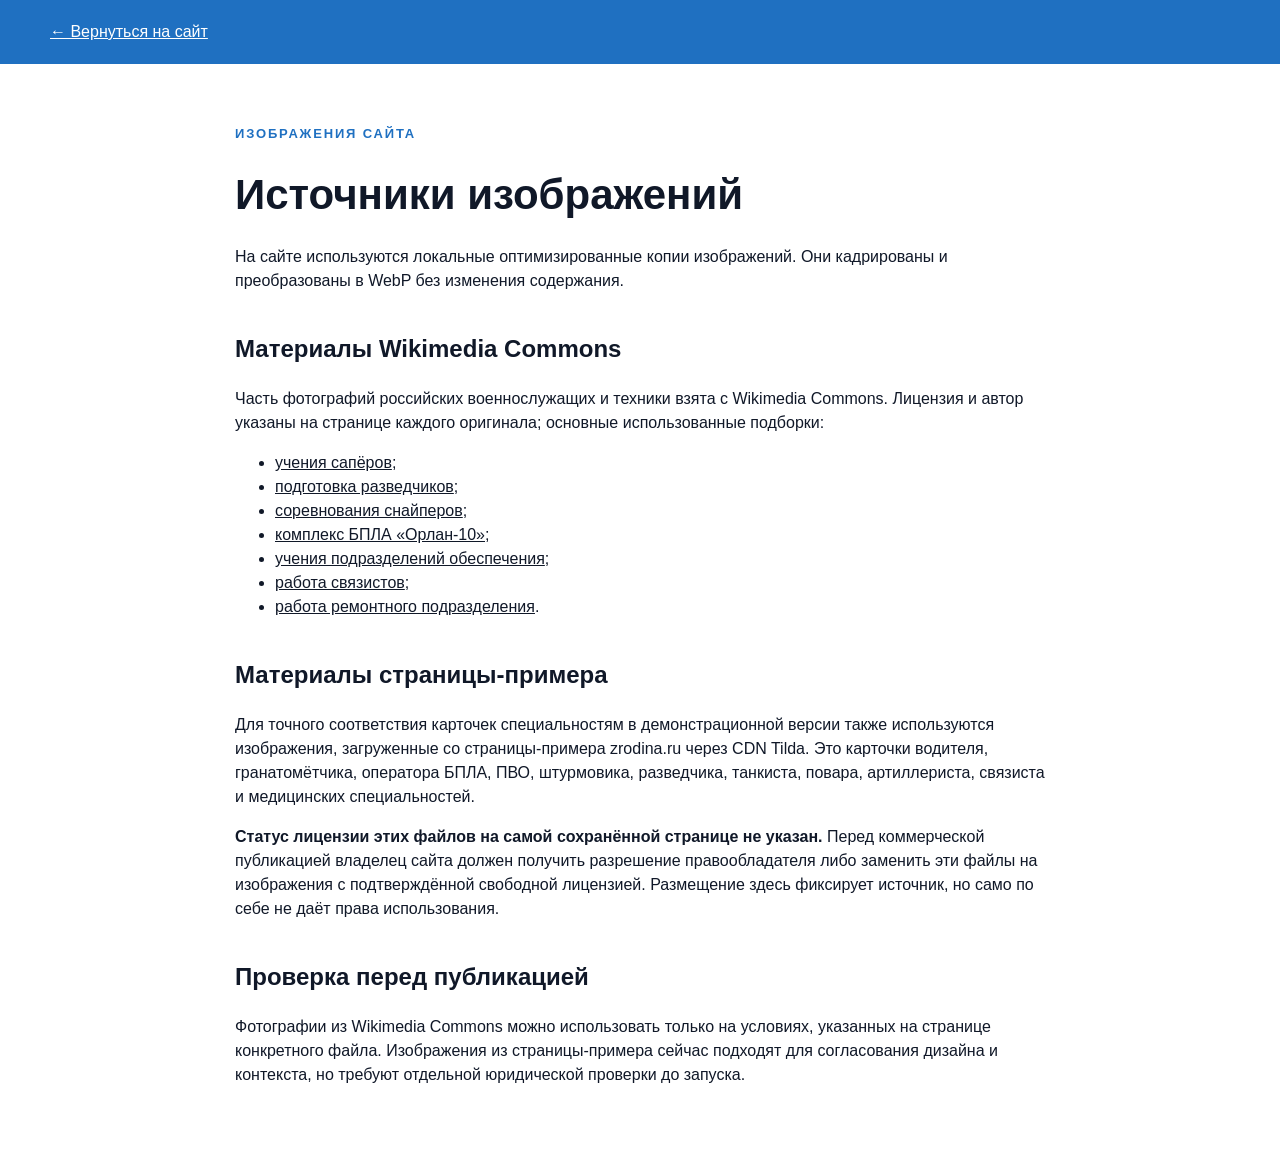
<file: pages/image-credits.html>
﻿<!doctype html>
<html lang="ru">
<head>
  <meta charset="UTF-8">
  <meta name="viewport" content="width=device-width,initial-scale=1">
  <title>Источники изображений</title>
  <link rel="icon" type="image/png" href="/assets/images/favicon.png">
  <link rel="apple-touch-icon" href="/assets/images/favicon.png">
  <link rel="stylesheet" href="../assets/css/styles.css">
  <!-- Top.Mail.Ru counter -->
  <script type="text/javascript">
  var _tmr = window._tmr || (window._tmr = []);
  _tmr.push({id: "3793921", type: "pageView", start: (new Date()).getTime()});
  (function (d, w, id) {
    if (d.getElementById(id)) return;
    var ts = d.createElement("script"); ts.type = "text/javascript"; ts.async = true; ts.id = id;
    ts.src = "https://top-fwz1.mail.ru/js/code.js";
    var f = function () {var s = d.getElementsByTagName("script")[0]; s.parentNode.insertBefore(ts, s);};
    if (w.opera == "[object Opera]") { d.addEventListener("DOMContentLoaded", f, false); } else { f(); }
  })(document, window, "tmr-code");
  </script>
  <!-- /Top.Mail.Ru counter --></head>
<body class="legal-page">
  <noscript><div><img src="https://top-fwz1.mail.ru/counter?id=3793921;js=na" style="position:absolute;left:-9999px;" alt="Top.Mail.Ru"></div></noscript>
  <header class="legal-header"><div class="container"><a href="../index.html">← Вернуться на сайт</a></div></header>
  <main class="container legal-content">
    <p class="eyebrow">Изображения сайта</p>
    <h1>Источники изображений</h1>
    <p>На сайте используются локальные оптимизированные копии изображений. Они кадрированы и преобразованы в WebP без изменения содержания.</p>

    <h2>Материалы Wikimedia Commons</h2>
    <p>Часть фотографий российских военнослужащих и техники взята с Wikimedia Commons. Лицензия и автор указаны на странице каждого оригинала; основные использованные подборки:</p>
    <ul class="credits-list">
      <li><a href="https://commons.wikimedia.org/wiki/File:SapperExercise2016-08.jpg" rel="external">учения сапёров</a>;</li>
      <li><a href="https://commons.wikimedia.org/wiki/File:ReconnaissanceExercise2017-01.jpg" rel="external">подготовка разведчиков</a>;</li>
      <li><a href="https://commons.wikimedia.org/wiki/File:SniperFrontier2018-01.jpg" rel="external">соревнования снайперов</a>;</li>
      <li><a href="https://commons.wikimedia.org/wiki/File:Orlan-10_(1).jpg" rel="external">комплекс БПЛА «Орлан-10»</a>;</li>
      <li><a href="https://commons.wikimedia.org/wiki/File:Servicemen_of_the_pipeline_troops_of_the_Western_Military_District_during_a_tactical_exercise.png" rel="external">учения подразделений обеспечения</a>;</li>
      <li><a href="https://commons.wikimedia.org/wiki/File:SignalExer%D1%81ise2017-06.jpg" rel="external">работа связистов</a>;</li>
      <li><a href="https://commons.wikimedia.org/wiki/File:Soldiers_from_Central_Military_District_repair_unit_carry_out_the_restoration_for_a_2A65_howitzer_-_Ukraine,_February_2023.webm" rel="external">работа ремонтного подразделения</a>.</li>
    </ul>

    <h2>Материалы страницы-примера</h2>
    <p>Для точного соответствия карточек специальностям в демонстрационной версии также используются изображения, загруженные со страницы-примера zrodina.ru через CDN Tilda. Это карточки водителя, гранатомётчика, оператора БПЛА, ПВО, штурмовика, разведчика, танкиста, повара, артиллериста, связиста и медицинских специальностей.</p>
    <p><strong>Статус лицензии этих файлов на самой сохранённой странице не указан.</strong> Перед коммерческой публикацией владелец сайта должен получить разрешение правообладателя либо заменить эти файлы на изображения с подтверждённой свободной лицензией. Размещение здесь фиксирует источник, но само по себе не даёт права использования.</p>

    <h2>Проверка перед публикацией</h2>
    <p>Фотографии из Wikimedia Commons можно использовать только на условиях, указанных на странице конкретного файла. Изображения из страницы-примера сейчас подходят для согласования дизайна и контекста, но требуют отдельной юридической проверки до запуска.</p>
  </main><!-- Yandex.Metrika counter --><script>(function(m,e,t,r,i,k,a){m[i]=m[i]||function(){(m[i].a=m[i].a||[]).push(arguments)};m[i].l=1*new Date();for(var j=0;j<document.scripts.length;j++){if(document.scripts[j].src===r){return;}}k=e.createElement(t),a=e.getElementsByTagName(t)[0],k.async=1,k.src=r,a.parentNode.insertBefore(k,a)})(window,document,'script','https://mc.yandex.ru/metrika/tag.js?id=112544225','ym');ym(112544225,'init',{ssr:true,webvisor:true,clickmap:true,ecommerce:'dataLayer',referrer:document.referrer,url:location.href,accurateTrackBounce:true,trackLinks:true});</script><noscript><div><img src="https://mc.yandex.ru/watch/112544225" style="position:absolute; left:-9999px;" alt=""></div></noscript><!-- /Yandex.Metrika counter --></body>
</html>
</file>
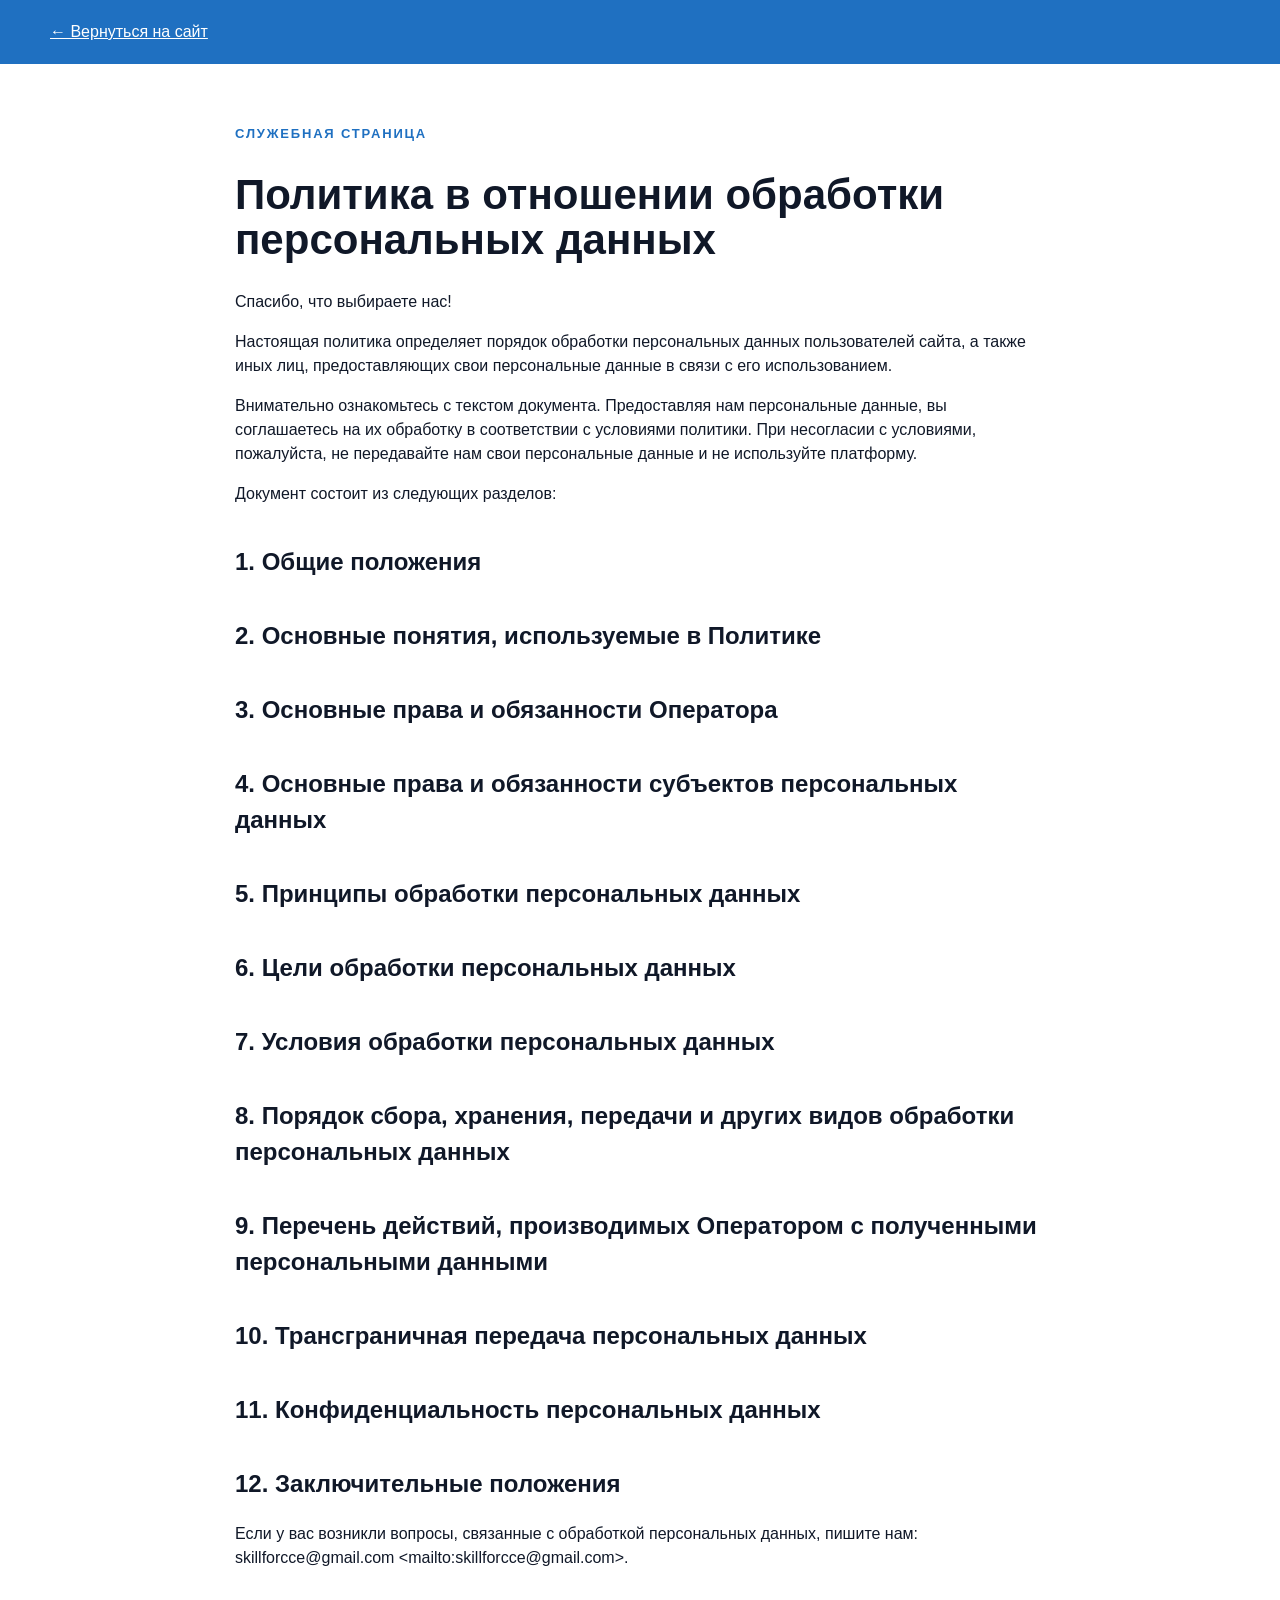
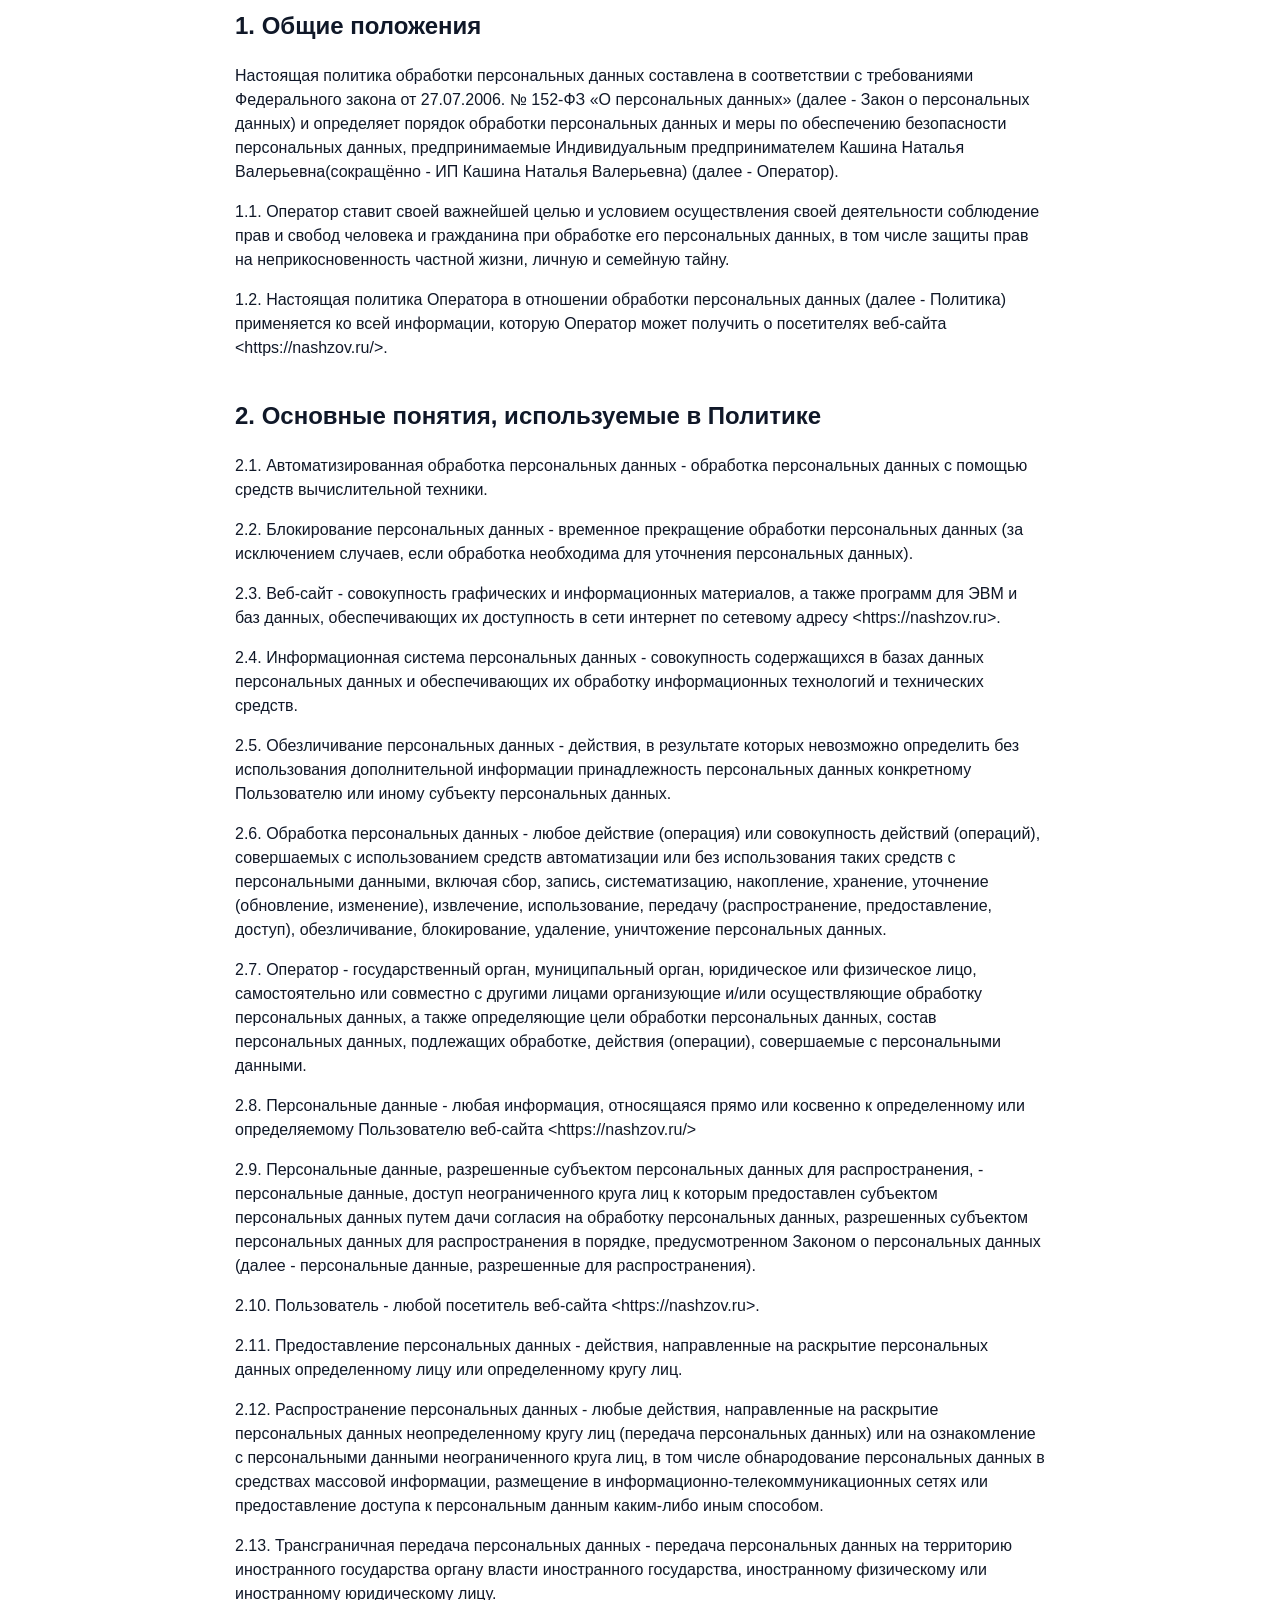
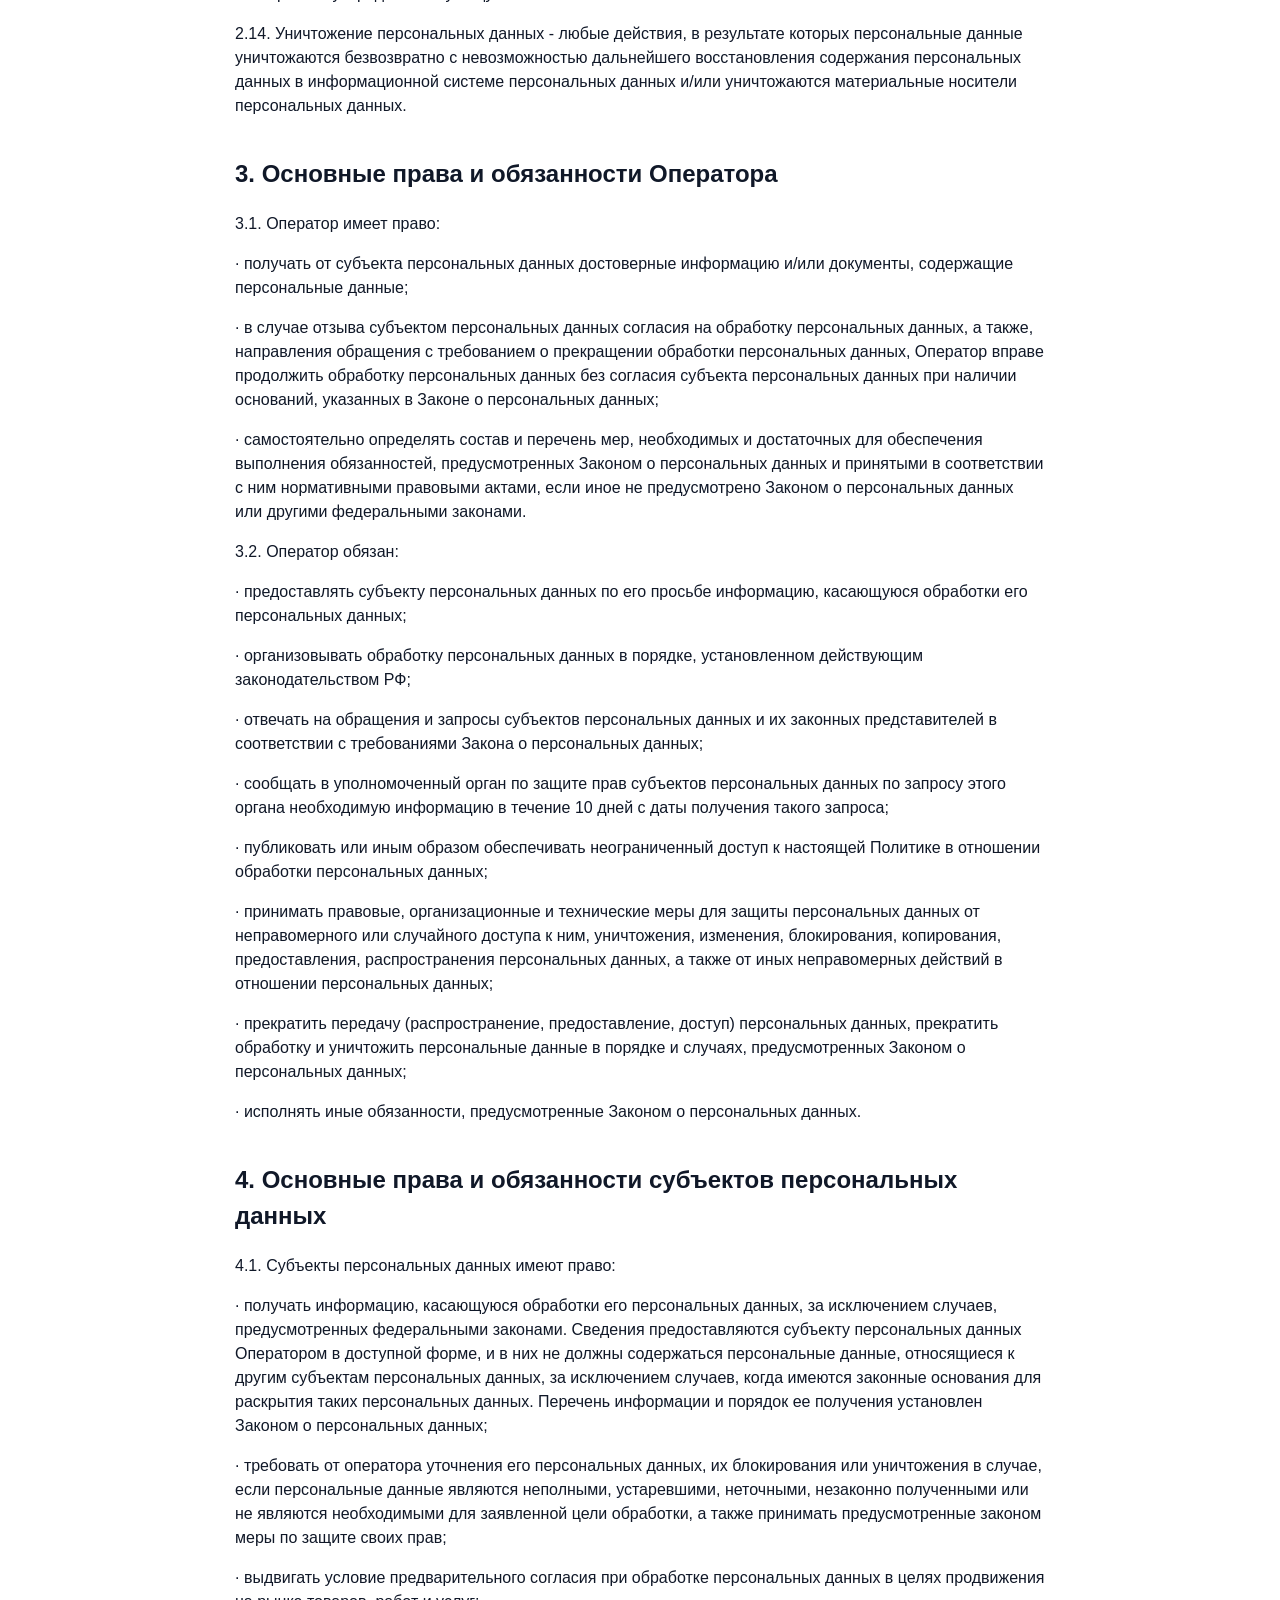
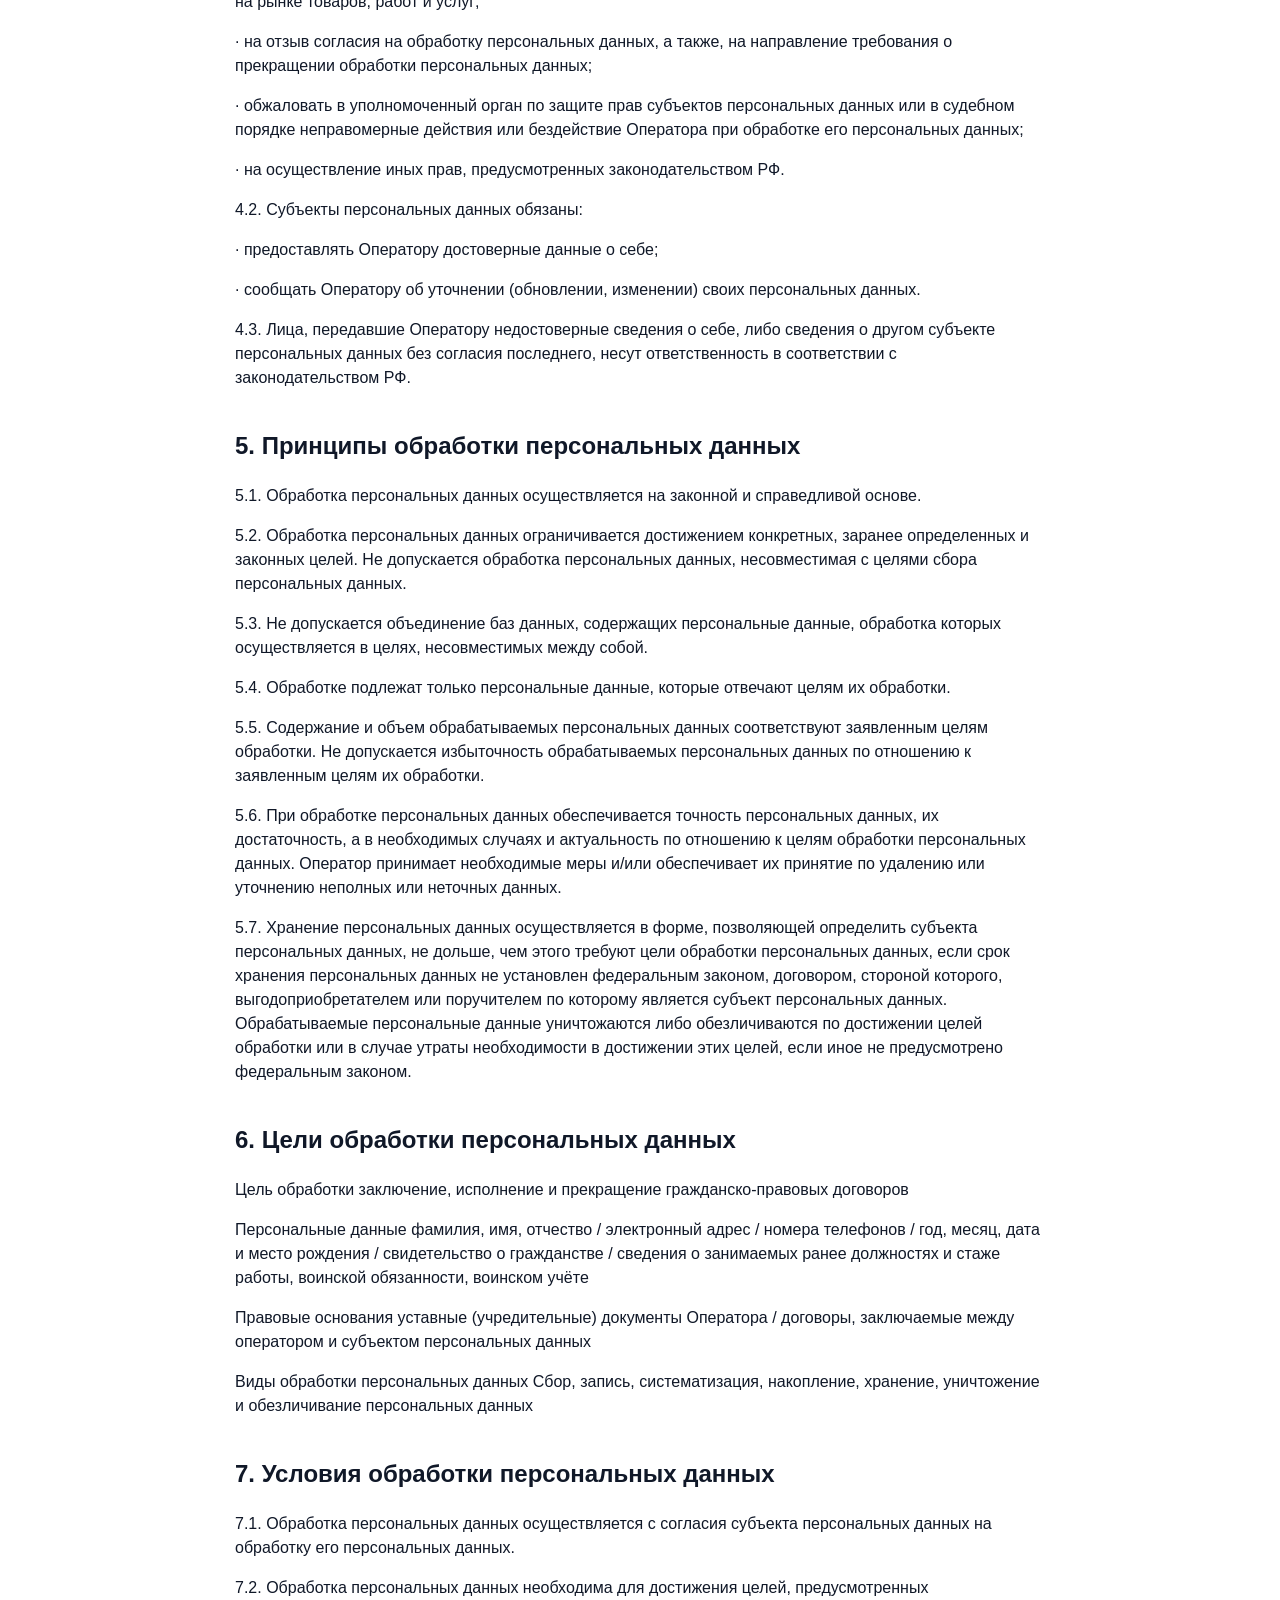
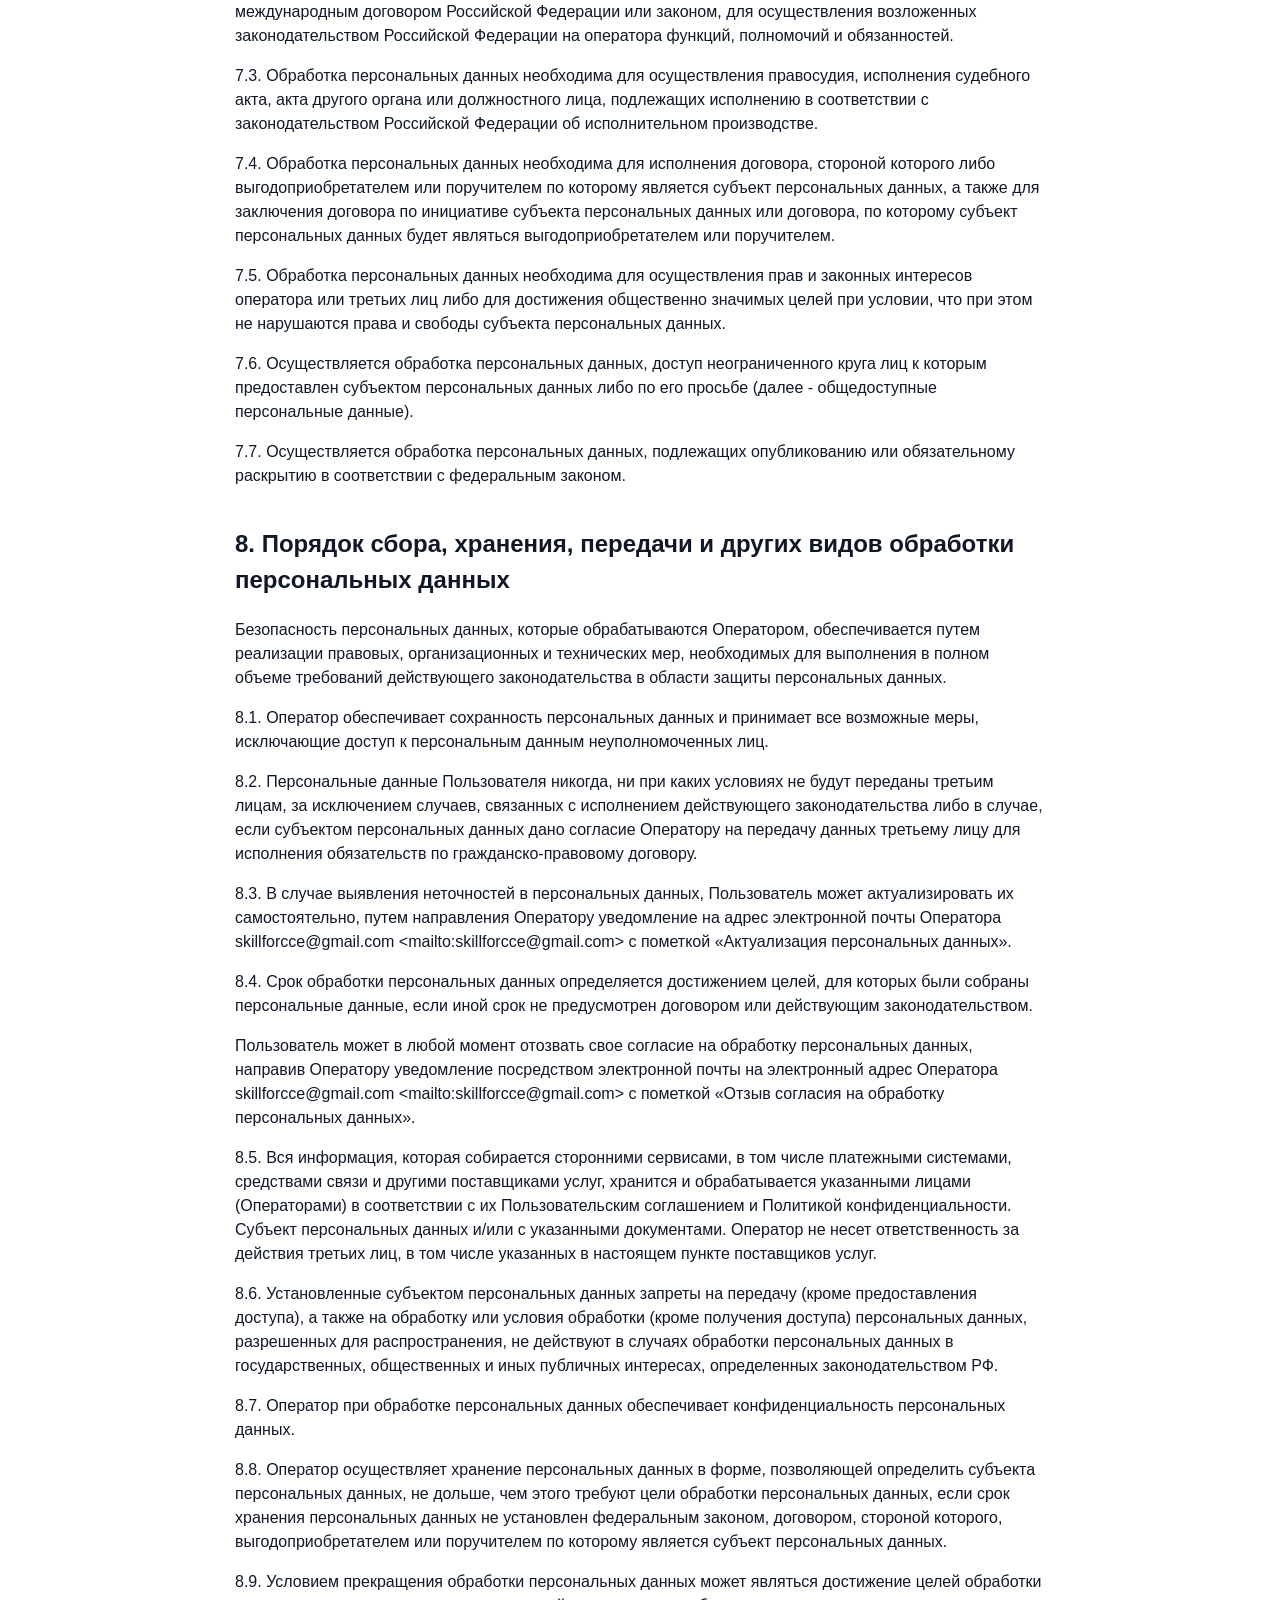
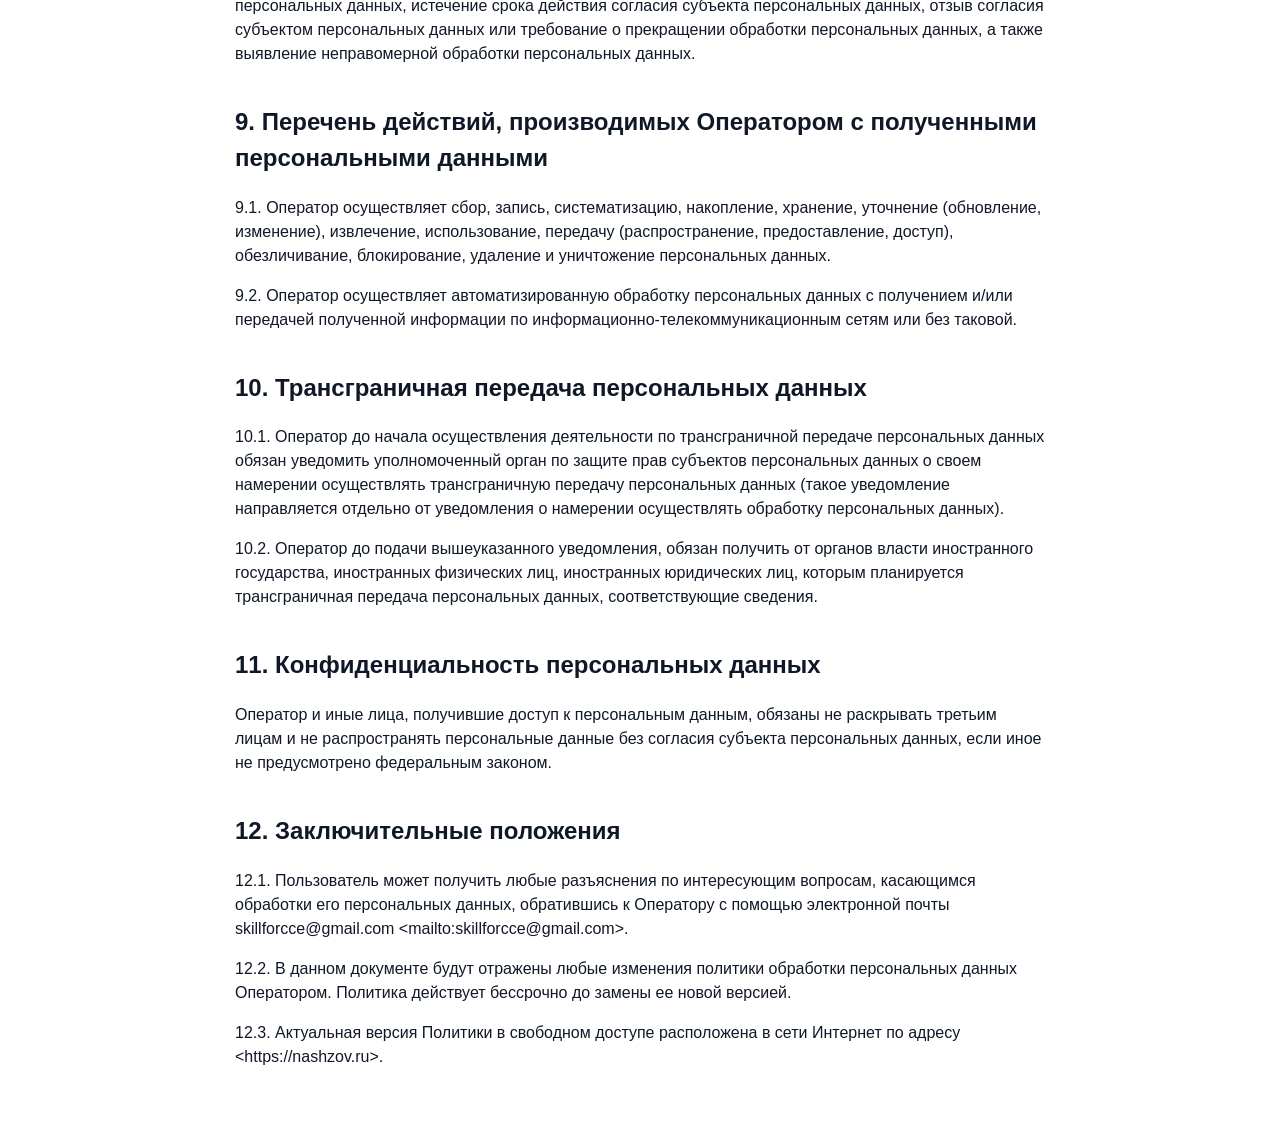
<file: pages/personal-data.html>
﻿<!doctype html>
<html lang="ru">
<head>
  <meta charset="UTF-8">
  <meta name="viewport" content="width=device-width,initial-scale=1">
  <meta name="theme-color" content="#176bc1">
  <title>Обработка персональных данных</title>
  <link rel="icon" type="image/png" href="/assets/images/favicon.png">
  <link rel="apple-touch-icon" href="/assets/images/favicon.png">
  <link rel="stylesheet" href="../assets/css/styles.css?v=20260914-audit-pass">
  <!-- Top.Mail.Ru counter -->
  <script type="text/javascript">
  var _tmr = window._tmr || (window._tmr = []);
  _tmr.push({id: "3793921", type: "pageView", start: (new Date()).getTime()});
  (function (d, w, id) {
    if (d.getElementById(id)) return;
    var ts = d.createElement("script"); ts.type = "text/javascript"; ts.async = true; ts.id = id;
    ts.src = "https://top-fwz1.mail.ru/js/code.js";
    var f = function () {var s = d.getElementsByTagName("script")[0]; s.parentNode.insertBefore(ts, s);};
    if (w.opera == "[object Opera]") { d.addEventListener("DOMContentLoaded", f, false); } else { f(); }
  })(document, window, "tmr-code");
  </script>
  <!-- /Top.Mail.Ru counter --></head>
<body class="legal-page">
  <noscript><div><img src="https://top-fwz1.mail.ru/counter?id=3793921;js=na" style="position:absolute;left:-9999px;" alt="Top.Mail.Ru"></div></noscript>
  <header class="legal-header"><div class="container"><a href="../index.html">← Вернуться на сайт</a></div></header>
  <main class="container legal-content">
    <p class="eyebrow">Служебная страница</p>
<h1>Политика в отношении обработки персональных данных</h1>
<p>Спасибо, что выбираете нас!</p>
<p>Настоящая политика определяет порядок обработки персональных данных пользователей сайта, а также иных лиц, предоставляющих свои персональные данные в связи с его использованием.</p>
<p>Внимательно ознакомьтесь с текстом документа. Предоставляя нам персональные данные, вы соглашаетесь на их обработку в соответствии с условиями политики. При несогласии с условиями, пожалуйста, не передавайте нам свои персональные данные и не используйте платформу.</p>
<p>Документ состоит из следующих разделов:</p>
<h2>1. Общие положения</h2>
<h2>2. Основные понятия, используемые в Политике</h2>
<h2>3. Основные права и обязанности Оператора</h2>
<h2>4. Основные права и обязанности субъектов персональных данных</h2>
<h2>5. Принципы обработки персональных данных</h2>
<h2>6. Цели обработки персональных данных</h2>
<h2>7. Условия обработки персональных данных</h2>
<h2>8. Порядок сбора, хранения, передачи и других видов обработки персональных данных</h2>
<h2>9. Перечень действий, производимых Оператором с полученными персональными данными</h2>
<h2>10. Трансграничная передача персональных данных</h2>
<h2>11. Конфиденциальность персональных данных</h2>
<h2>12. Заключительные положения</h2>
<p>Если у вас возникли вопросы, связанные с обработкой персональных данных, пишите нам: skillforcce@gmail.com &lt;mailto:skillforcce@gmail.com&gt;.</p>
<h2>1. Общие положения</h2>
<p>Настоящая политика обработки персональных данных составлена в соответствии с требованиями Федерального закона от 27.07.2006. № 152-ФЗ &#171;О персональных данных&#187; (далее - Закон о персональных данных) и определяет порядок обработки персональных данных и меры по обеспечению безопасности персональных данных, предпринимаемые Индивидуальным предпринимателем Кашина Наталья Валерьевна(сокращённо - ИП Кашина Наталья Валерьевна)  (далее - Оператор).</p>
<p>1.1. Оператор ставит своей важнейшей целью и условием осуществления своей деятельности соблюдение прав и свобод человека и гражданина при обработке его персональных данных, в том числе защиты прав на неприкосновенность частной жизни, личную и семейную тайну.</p>
<p>1.2. Настоящая политика Оператора в отношении обработки персональных данных (далее - Политика) применяется ко всей информации, которую Оператор может получить о посетителях веб-сайта &lt;https://nashzov.ru/&gt;.</p>
<h2>2. Основные понятия, используемые в Политике</h2>
<p>2.1. Автоматизированная обработка персональных данных - обработка персональных данных с помощью средств вычислительной техники.</p>
<p>2.2. Блокирование персональных данных - временное прекращение обработки персональных данных (за исключением случаев, если обработка необходима для уточнения персональных данных).</p>
<p>2.3. Веб-сайт - совокупность графических и информационных материалов, а также программ для ЭВМ и баз данных, обеспечивающих их доступность в сети интернет по сетевому адресу &lt;https://nashzov.ru&gt;.</p>
<p>2.4. Информационная система персональных данных - совокупность содержащихся в базах данных персональных данных и обеспечивающих их обработку информационных технологий и технических средств.</p>
<p>2.5. Обезличивание персональных данных - действия, в результате которых невозможно определить без использования дополнительной информации принадлежность персональных данных конкретному Пользователю или иному субъекту персональных данных.</p>
<p>2.6. Обработка персональных данных - любое действие (операция) или совокупность действий (операций), совершаемых с использованием средств автоматизации или без использования таких средств с персональными данными, включая сбор, запись, систематизацию, накопление, хранение, уточнение (обновление, изменение), извлечение, использование, передачу (распространение, предоставление, доступ), обезличивание, блокирование, удаление, уничтожение персональных данных.</p>
<p>2.7. Оператор - государственный орган, муниципальный орган, юридическое или физическое лицо, самостоятельно или совместно с другими лицами организующие и/или осуществляющие обработку персональных данных, а также определяющие цели обработки персональных данных, состав персональных данных, подлежащих обработке, действия (операции), совершаемые с персональными данными.</p>
<p>2.8. Персональные данные - любая информация, относящаяся прямо или косвенно к определенному или определяемому Пользователю веб-сайта &lt;https://nashzov.ru/&gt;</p>
<p>2.9. Персональные данные, разрешенные субъектом персональных данных для распространения, - персональные данные, доступ неограниченного круга лиц к которым предоставлен субъектом персональных данных путем дачи согласия на обработку персональных данных, разрешенных субъектом персональных данных для распространения в порядке, предусмотренном Законом о персональных данных (далее - персональные данные, разрешенные для распространения).</p>
<p>2.10. Пользователь - любой посетитель веб-сайта &lt;https://nashzov.ru&gt;.</p>
<p>2.11. Предоставление персональных данных - действия, направленные на раскрытие персональных данных определенному лицу или определенному кругу лиц.</p>
<p>2.12. Распространение персональных данных - любые действия, направленные на раскрытие персональных данных неопределенному кругу лиц (передача персональных данных) или на ознакомление с персональными данными неограниченного круга лиц, в том числе обнародование персональных данных в средствах массовой информации, размещение в информационно-телекоммуникационных сетях или предоставление доступа к персональным данным каким-либо иным способом.</p>
<p>2.13. Трансграничная передача персональных данных - передача персональных данных на территорию иностранного государства органу власти иностранного государства, иностранному физическому или иностранному юридическому лицу.</p>
<p>2.14. Уничтожение персональных данных - любые действия, в результате которых персональные данные уничтожаются безвозвратно с невозможностью дальнейшего восстановления содержания персональных данных в информационной системе персональных данных и/или уничтожаются материальные носители персональных данных.</p>
<h2>3. Основные права и обязанности Оператора</h2>
<p>3.1. Оператор имеет право:</p>
<p>&#183;	 получать от субъекта персональных данных достоверные информацию и/или документы, содержащие персональные данные;</p>
<p>&#183;	в случае отзыва субъектом персональных данных согласия на обработку персональных данных, а также, направления обращения с требованием о прекращении обработки персональных данных, Оператор вправе продолжить обработку персональных данных без согласия субъекта персональных данных при наличии оснований, указанных в Законе о персональных данных;</p>
<p>&#183;	самостоятельно определять состав и перечень мер, необходимых и достаточных для обеспечения выполнения обязанностей, предусмотренных Законом о персональных данных и принятыми в соответствии с ним нормативными правовыми актами, если иное не предусмотрено Законом о персональных данных или другими федеральными законами.</p>
<p>3.2. Оператор обязан:</p>
<p>&#183;	предоставлять субъекту персональных данных по его просьбе информацию, касающуюся обработки его персональных данных;</p>
<p>&#183;	организовывать обработку персональных данных в порядке, установленном действующим законодательством РФ;</p>
<p>&#183;	отвечать на обращения и запросы субъектов персональных данных и их законных представителей в соответствии с требованиями Закона о персональных данных;</p>
<p>&#183;	сообщать в уполномоченный орган по защите прав субъектов персональных данных по запросу этого органа необходимую информацию в течение 10 дней с даты получения такого запроса;</p>
<p>&#183;	публиковать или иным образом обеспечивать неограниченный доступ к настоящей Политике в отношении обработки персональных данных;</p>
<p>&#183;	принимать правовые, организационные и технические меры для защиты персональных данных от неправомерного или случайного доступа к ним, уничтожения, изменения, блокирования, копирования, предоставления, распространения персональных данных, а также от иных неправомерных действий в отношении персональных данных;</p>
<p>&#183;	прекратить передачу (распространение, предоставление, доступ) персональных данных, прекратить обработку и уничтожить персональные данные в порядке и случаях, предусмотренных Законом о персональных данных;</p>
<p>&#183;	исполнять иные обязанности, предусмотренные Законом о персональных данных.</p>
<h2>4. Основные права и обязанности субъектов персональных данных</h2>
<p>4.1. Субъекты персональных данных имеют право:</p>
<p>&#183;	получать информацию, касающуюся обработки его персональных данных, за исключением случаев, предусмотренных федеральными законами. Сведения предоставляются субъекту персональных данных Оператором в доступной форме, и в них не должны содержаться персональные данные, относящиеся к другим субъектам персональных данных, за исключением случаев, когда имеются законные основания для раскрытия таких персональных данных. Перечень информации и порядок ее получения установлен Законом о персональных данных;</p>
<p>&#183;	требовать от оператора уточнения его персональных данных, их блокирования или уничтожения в случае, если персональные данные являются неполными, устаревшими, неточными, незаконно полученными или не являются необходимыми для заявленной цели обработки, а также принимать предусмотренные законом меры по защите своих прав;</p>
<p>&#183;	выдвигать условие предварительного согласия при обработке персональных данных в целях продвижения на рынке товаров, работ и услуг;</p>
<p>&#183;	на отзыв согласия на обработку персональных данных, а также, на направление требования о прекращении обработки персональных данных;</p>
<p>&#183;	обжаловать в уполномоченный орган по защите прав субъектов персональных данных или в судебном порядке неправомерные действия или бездействие Оператора при обработке его персональных данных;</p>
<p>&#183;	на осуществление иных прав, предусмотренных законодательством РФ.</p>
<p>4.2. Субъекты персональных данных обязаны:</p>
<p>&#183;	предоставлять Оператору достоверные данные о себе;</p>
<p>&#183;	сообщать Оператору об уточнении (обновлении, изменении) своих персональных данных.</p>
<p>4.3. Лица, передавшие Оператору недостоверные сведения о себе, либо сведения о другом субъекте персональных данных без согласия последнего, несут ответственность в соответствии с законодательством РФ.</p>
<h2>5. Принципы обработки персональных данных</h2>
<p>5.1. Обработка персональных данных осуществляется на законной и справедливой основе.</p>
<p>5.2. Обработка персональных данных ограничивается достижением конкретных, заранее определенных и законных целей. Не допускается обработка персональных данных, несовместимая с целями сбора персональных данных.</p>
<p>5.3. Не допускается объединение баз данных, содержащих персональные данные, обработка которых осуществляется в целях, несовместимых между собой.</p>
<p>5.4. Обработке подлежат только персональные данные, которые отвечают целям их обработки.</p>
<p>5.5. Содержание и объем обрабатываемых персональных данных соответствуют заявленным целям обработки. Не допускается избыточность обрабатываемых персональных данных по отношению к заявленным целям их обработки.</p>
<p>5.6. При обработке персональных данных обеспечивается точность персональных данных, их достаточность, а в необходимых случаях и актуальность по отношению к целям обработки персональных данных. Оператор принимает необходимые меры и/или обеспечивает их принятие по удалению или уточнению неполных или неточных данных.</p>
<p>5.7. Хранение персональных данных осуществляется в форме, позволяющей определить субъекта персональных данных, не дольше, чем этого требуют цели обработки персональных данных, если срок хранения персональных данных не установлен федеральным законом, договором, стороной которого, выгодоприобретателем или поручителем по которому является субъект персональных данных. Обрабатываемые персональные данные уничтожаются либо обезличиваются по достижении целей обработки или в случае утраты необходимости в достижении этих целей, если иное не предусмотрено федеральным законом.</p>
<h2>6. Цели обработки персональных данных</h2>
<p>Цель обработки	заключение, исполнение и прекращение гражданско-правовых договоров</p>
<p>Персональные данные	фамилия, имя, отчество / электронный адрес / номера телефонов / год, месяц, дата и место рождения / свидетельство о гражданстве / сведения о занимаемых ранее должностях и стаже работы, воинской обязанности, воинском учёте</p>
<p>Правовые основания	уставные (учредительные) документы Оператора / договоры, заключаемые между оператором и субъектом персональных данных</p>
<p>Виды обработки персональных данных	Сбор, запись, систематизация, накопление, хранение, уничтожение и обезличивание персональных данных</p>
<h2>7. Условия обработки персональных данных</h2>
<p>7.1. Обработка персональных данных осуществляется с согласия субъекта персональных данных на обработку его персональных данных.</p>
<p>7.2. Обработка персональных данных необходима для достижения целей, предусмотренных международным договором Российской Федерации или законом, для осуществления возложенных законодательством Российской Федерации на оператора функций, полномочий и обязанностей.</p>
<p>7.3. Обработка персональных данных необходима для осуществления правосудия, исполнения судебного акта, акта другого органа или должностного лица, подлежащих исполнению в соответствии с законодательством Российской Федерации об исполнительном производстве.</p>
<p>7.4. Обработка персональных данных необходима для исполнения договора, стороной которого либо выгодоприобретателем или поручителем по которому является субъект персональных данных, а также для заключения договора по инициативе субъекта персональных данных или договора, по которому субъект персональных данных будет являться выгодоприобретателем или поручителем.</p>
<p>7.5. Обработка персональных данных необходима для осуществления прав и законных интересов оператора или третьих лиц либо для достижения общественно значимых целей при условии, что при этом не нарушаются права и свободы субъекта персональных данных.</p>
<p>7.6. Осуществляется обработка персональных данных, доступ неограниченного круга лиц к которым предоставлен субъектом персональных данных либо по его просьбе (далее - общедоступные персональные данные).</p>
<p>7.7. Осуществляется обработка персональных данных, подлежащих опубликованию или обязательному раскрытию в соответствии с федеральным законом.</p>
<h2>8. Порядок сбора, хранения, передачи и других видов обработки персональных данных</h2>
<p>Безопасность персональных данных, которые обрабатываются Оператором, обеспечивается путем реализации правовых, организационных и технических мер, необходимых для выполнения в полном объеме требований действующего законодательства в области защиты персональных данных.</p>
<p>8.1. Оператор обеспечивает сохранность персональных данных и принимает все возможные меры, исключающие доступ к персональным данным неуполномоченных лиц.</p>
<p>8.2. Персональные данные Пользователя никогда, ни при каких условиях не будут переданы третьим лицам, за исключением случаев, связанных с исполнением действующего законодательства либо в случае, если субъектом персональных данных дано согласие Оператору на передачу данных третьему лицу для исполнения обязательств по гражданско-правовому договору.</p>
<p>8.3. В случае выявления неточностей в персональных данных, Пользователь может актуализировать их самостоятельно, путем направления Оператору уведомление на адрес электронной почты Оператора skillforcce@gmail.com &lt;mailto:skillforcce@gmail.com&gt; с пометкой &#171;Актуализация персональных данных&#187;.</p>
<p>8.4. Срок обработки персональных данных определяется достижением целей, для которых были собраны персональные данные, если иной срок не предусмотрен договором или действующим законодательством.</p>
<p>Пользователь может в любой момент отозвать свое согласие на обработку персональных данных, направив Оператору уведомление посредством электронной почты на электронный адрес Оператора skillforcce@gmail.com &lt;mailto:skillforcce@gmail.com&gt; с пометкой &#171;Отзыв согласия на обработку персональных данных&#187;.</p>
<p>8.5. Вся информация, которая собирается сторонними сервисами, в том числе платежными системами, средствами связи и другими поставщиками услуг, хранится и обрабатывается указанными лицами (Операторами) в соответствии с их Пользовательским соглашением и Политикой конфиденциальности. Субъект персональных данных и/или с указанными документами. Оператор не несет ответственность за действия третьих лиц, в том числе указанных в настоящем пункте поставщиков услуг.</p>
<p>8.6. Установленные субъектом персональных данных запреты на передачу (кроме предоставления доступа), а также на обработку или условия обработки (кроме получения доступа) персональных данных, разрешенных для распространения, не действуют в случаях обработки персональных данных в государственных, общественных и иных публичных интересах, определенных законодательством РФ.</p>
<p>8.7. Оператор при обработке персональных данных обеспечивает конфиденциальность персональных данных.</p>
<p>8.8. Оператор осуществляет хранение персональных данных в форме, позволяющей определить субъекта персональных данных, не дольше, чем этого требуют цели обработки персональных данных, если срок хранения персональных данных не установлен федеральным законом, договором, стороной которого, выгодоприобретателем или поручителем по которому является субъект персональных данных.</p>
<p>8.9. Условием прекращения обработки персональных данных может являться достижение целей обработки персональных данных, истечение срока действия согласия субъекта персональных данных, отзыв согласия субъектом персональных данных или требование о прекращении обработки персональных данных, а также выявление неправомерной обработки персональных данных.</p>
<h2>9. Перечень действий, производимых Оператором с полученными персональными данными</h2>
<p>9.1. Оператор осуществляет сбор, запись, систематизацию, накопление, хранение, уточнение (обновление, изменение), извлечение, использование, передачу (распространение, предоставление, доступ), обезличивание, блокирование, удаление и уничтожение персональных данных.</p>
<p>9.2. Оператор осуществляет автоматизированную обработку персональных данных с получением и/или передачей полученной информации по информационно-телекоммуникационным сетям или без таковой.</p>
<h2>10. Трансграничная передача персональных данных</h2>
<p>10.1. Оператор до начала осуществления деятельности по трансграничной передаче персональных данных обязан уведомить уполномоченный орган по защите прав субъектов персональных данных о своем намерении осуществлять трансграничную передачу персональных данных (такое уведомление направляется отдельно от уведомления о намерении осуществлять обработку персональных данных).</p>
<p>10.2. Оператор до подачи вышеуказанного уведомления, обязан получить от органов власти иностранного государства, иностранных физических лиц, иностранных юридических лиц, которым планируется трансграничная передача персональных данных, соответствующие сведения.</p>
<h2>11. Конфиденциальность персональных данных</h2>
<p>Оператор и иные лица, получившие доступ к персональным данным, обязаны не раскрывать третьим лицам и не распространять персональные данные без согласия субъекта персональных данных, если иное не предусмотрено федеральным законом.</p>
<h2>12. Заключительные положения</h2>
<p>12.1. Пользователь может получить любые разъяснения по интересующим вопросам, касающимся обработки его персональных данных, обратившись к Оператору с помощью электронной почты skillforcce@gmail.com &lt;mailto:skillforcce@gmail.com&gt;.</p>
<p>12.2. В данном документе будут отражены любые изменения политики обработки персональных данных Оператором. Политика действует бессрочно до замены ее новой версией.</p>
<p>12.3. Актуальная версия Политики в свободном доступе расположена в сети Интернет по адресу &lt;https://nashzov.ru&gt;.</p>
  </main><!-- Yandex.Metrika counter -->
  <script>
    (function(m,e,t,r,i,k,a){m[i]=m[i]||function(){(m[i].a=m[i].a||[]).push(arguments)};m[i].l=1*new Date();for(var j=0;j<document.scripts.length;j++){if(document.scripts[j].src===r){return;}}k=e.createElement(t),a=e.getElementsByTagName(t)[0],k.async=1,k.src=r,a.parentNode.insertBefore(k,a)})(window,document,'script','https://mc.yandex.ru/metrika/tag.js?id=112544225','ym');
    ym(112544225,'init',{ssr:true,webvisor:true,clickmap:true,ecommerce:'dataLayer',referrer:document.referrer,url:location.href,accurateTrackBounce:true,trackLinks:true});
  </script>
  <noscript><div><img src="https://mc.yandex.ru/watch/112544225" style="position:absolute; left:-9999px;" alt=""></div></noscript>
  <!-- /Yandex.Metrika counter -->
</body>
</html>
</file>
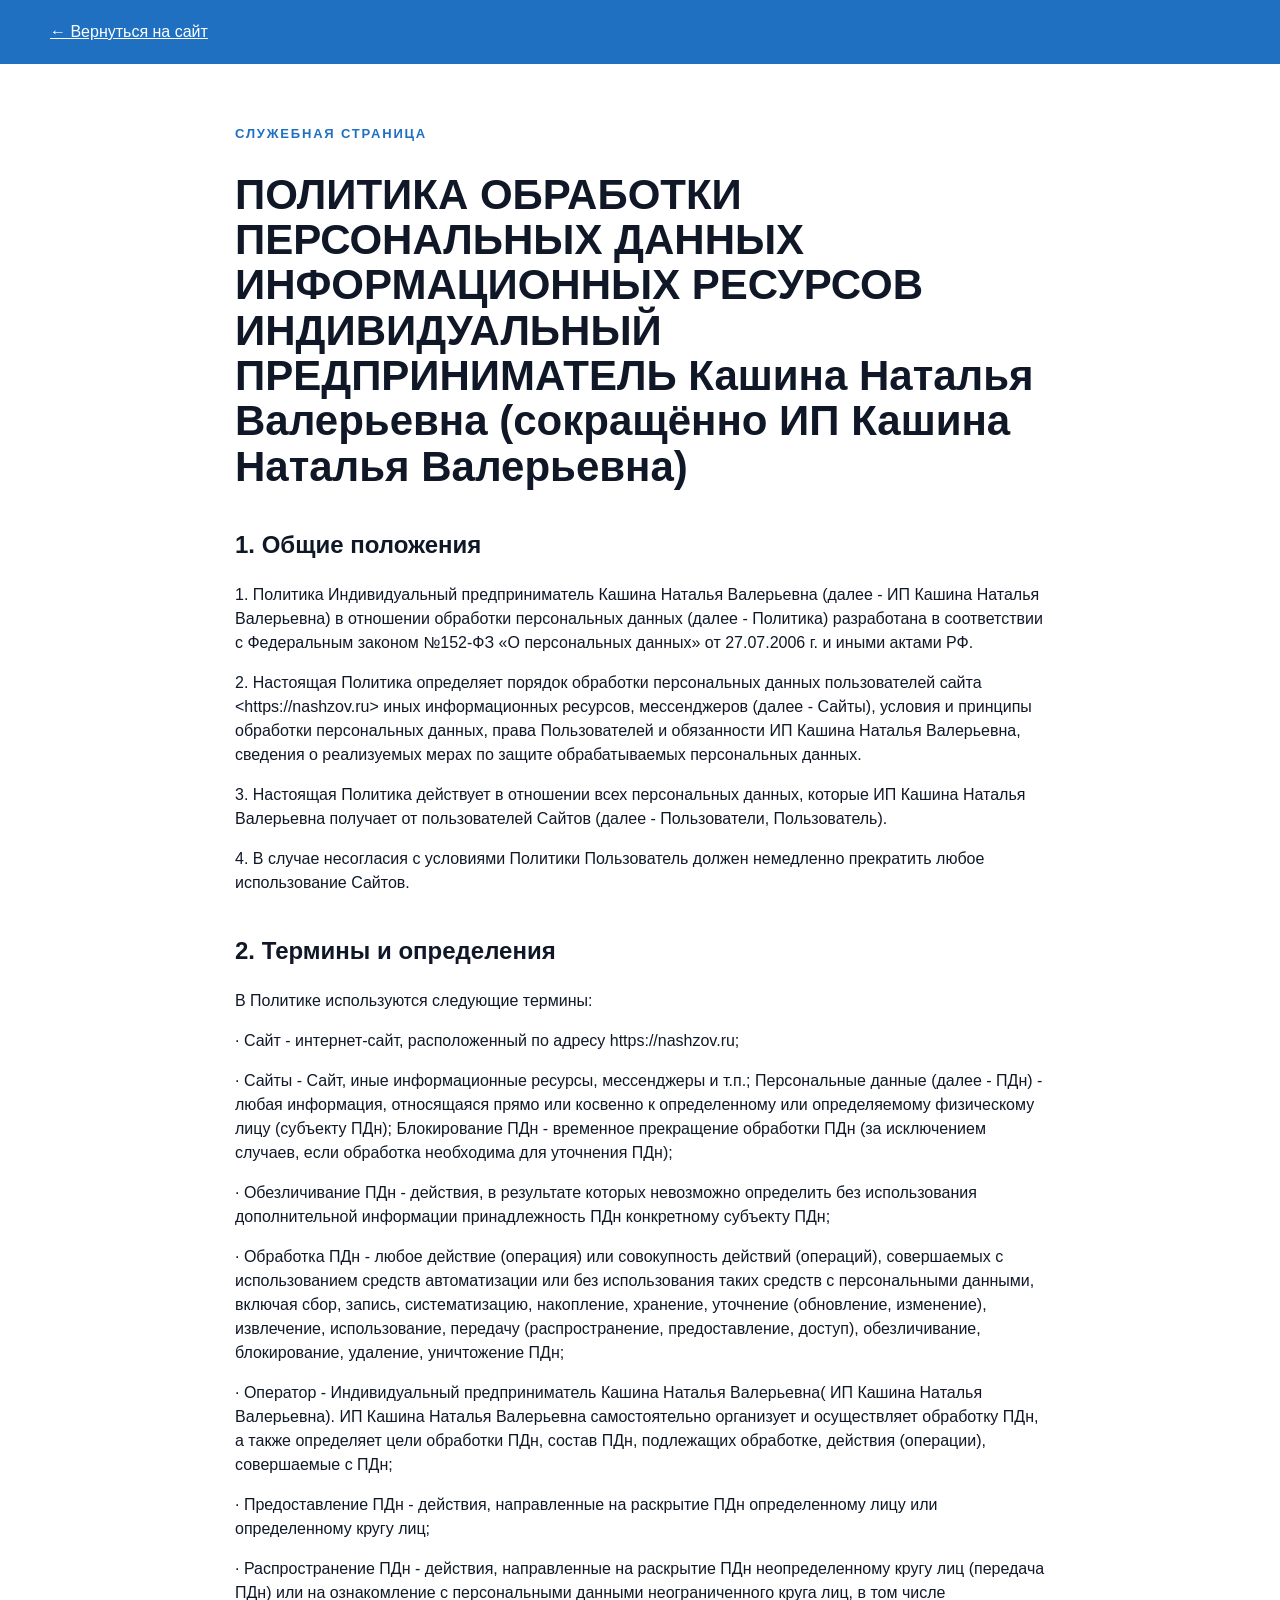
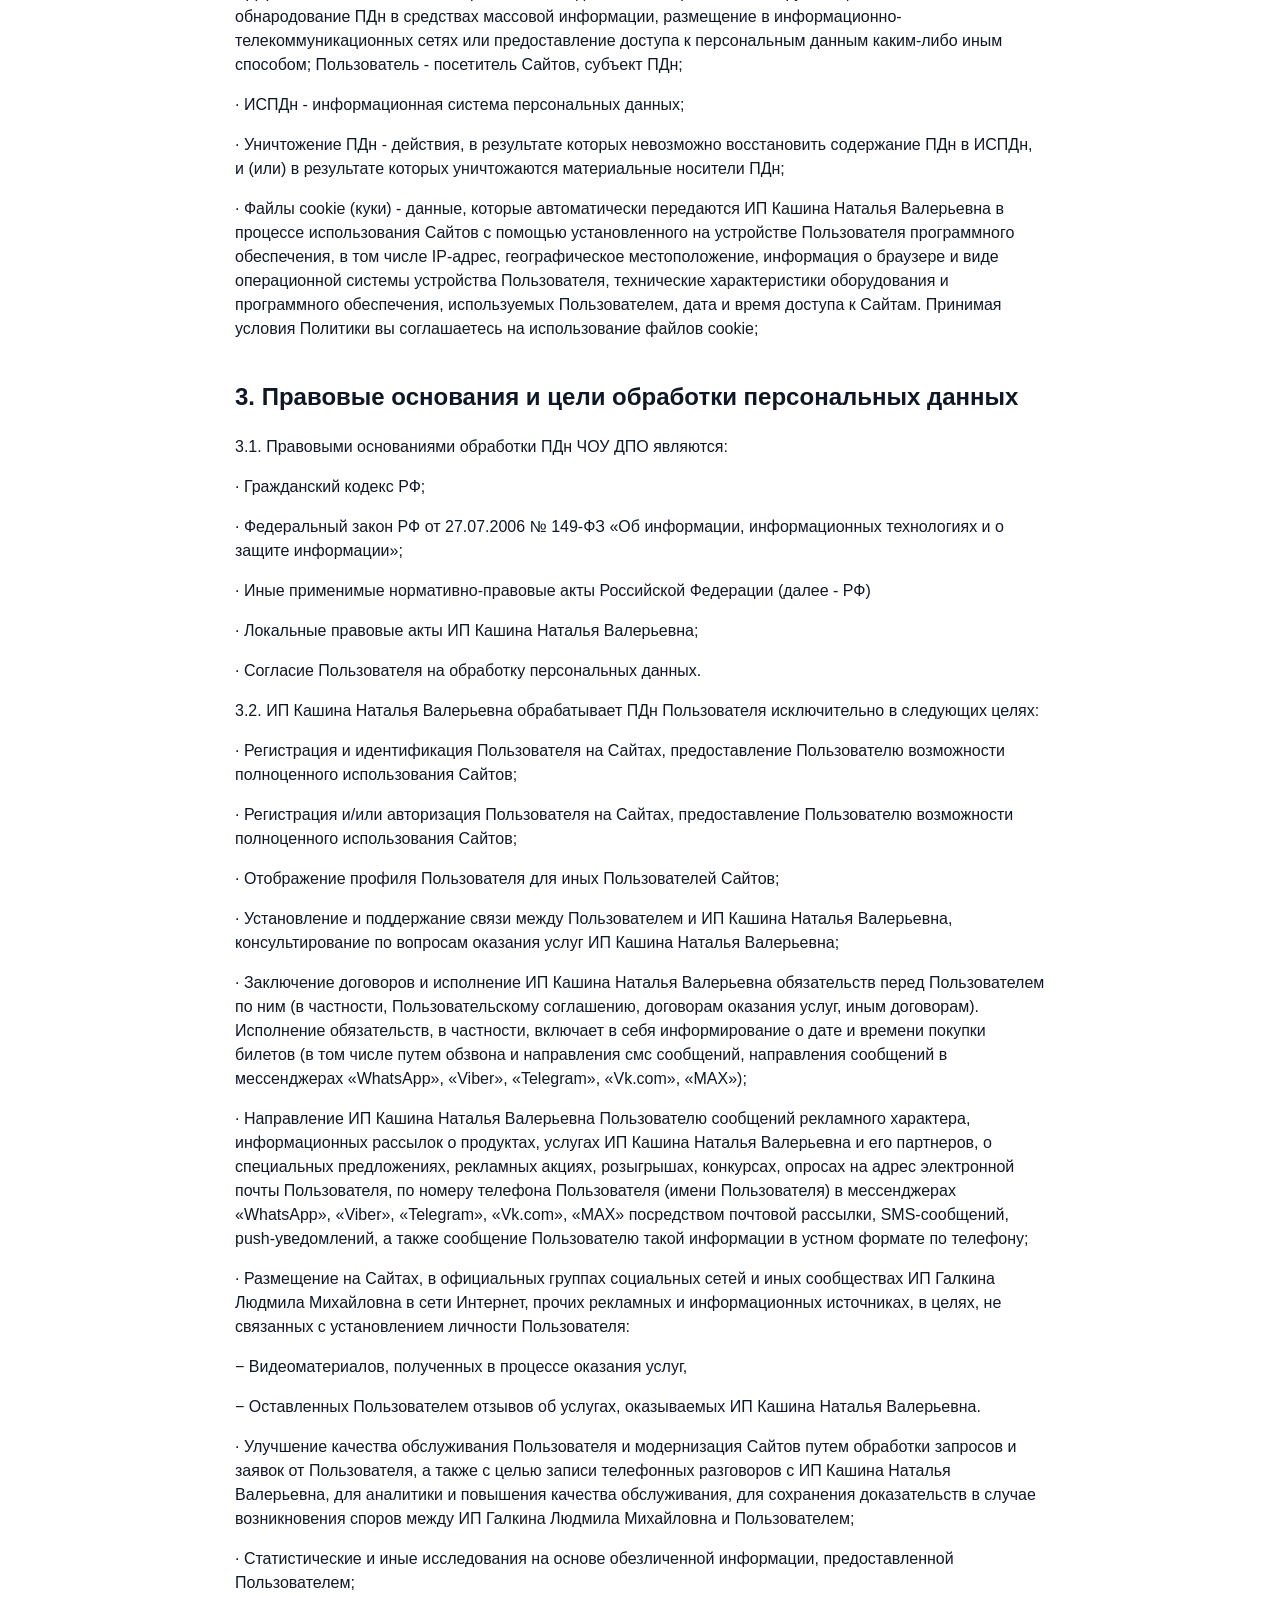
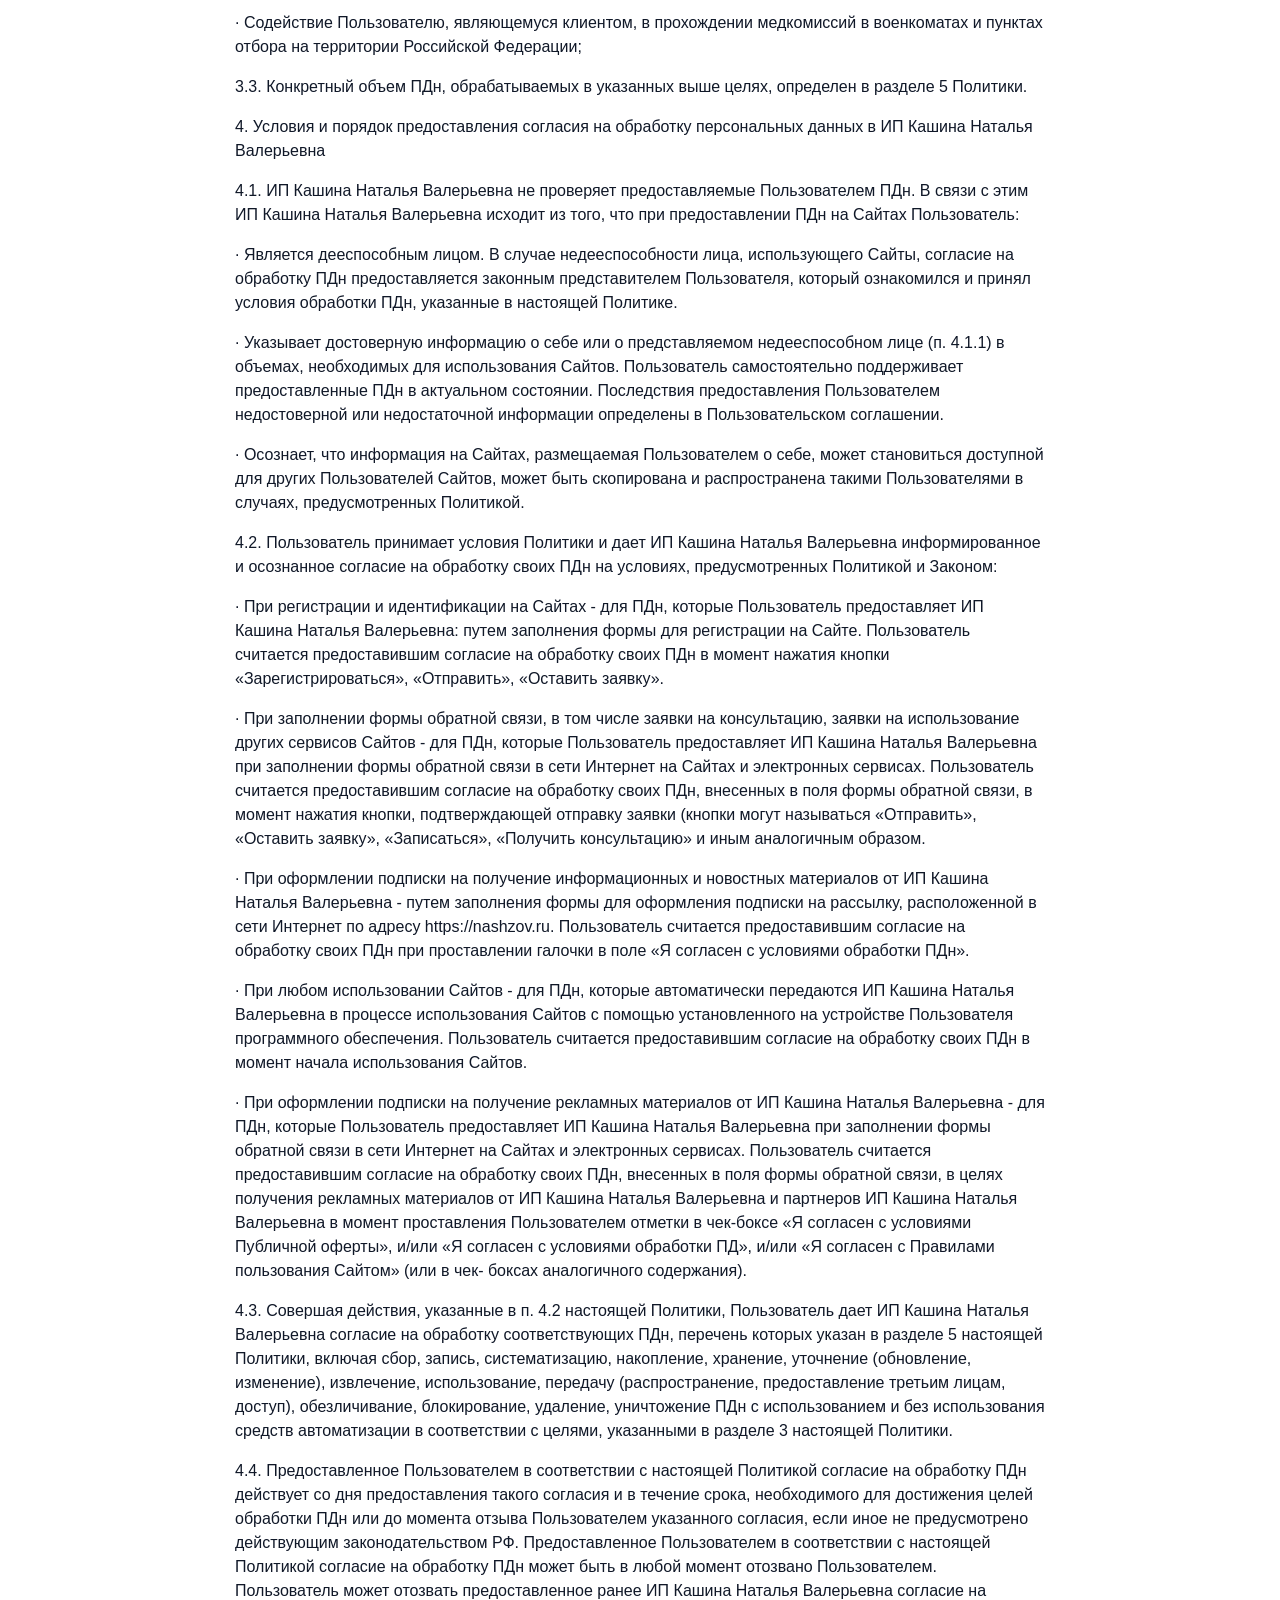
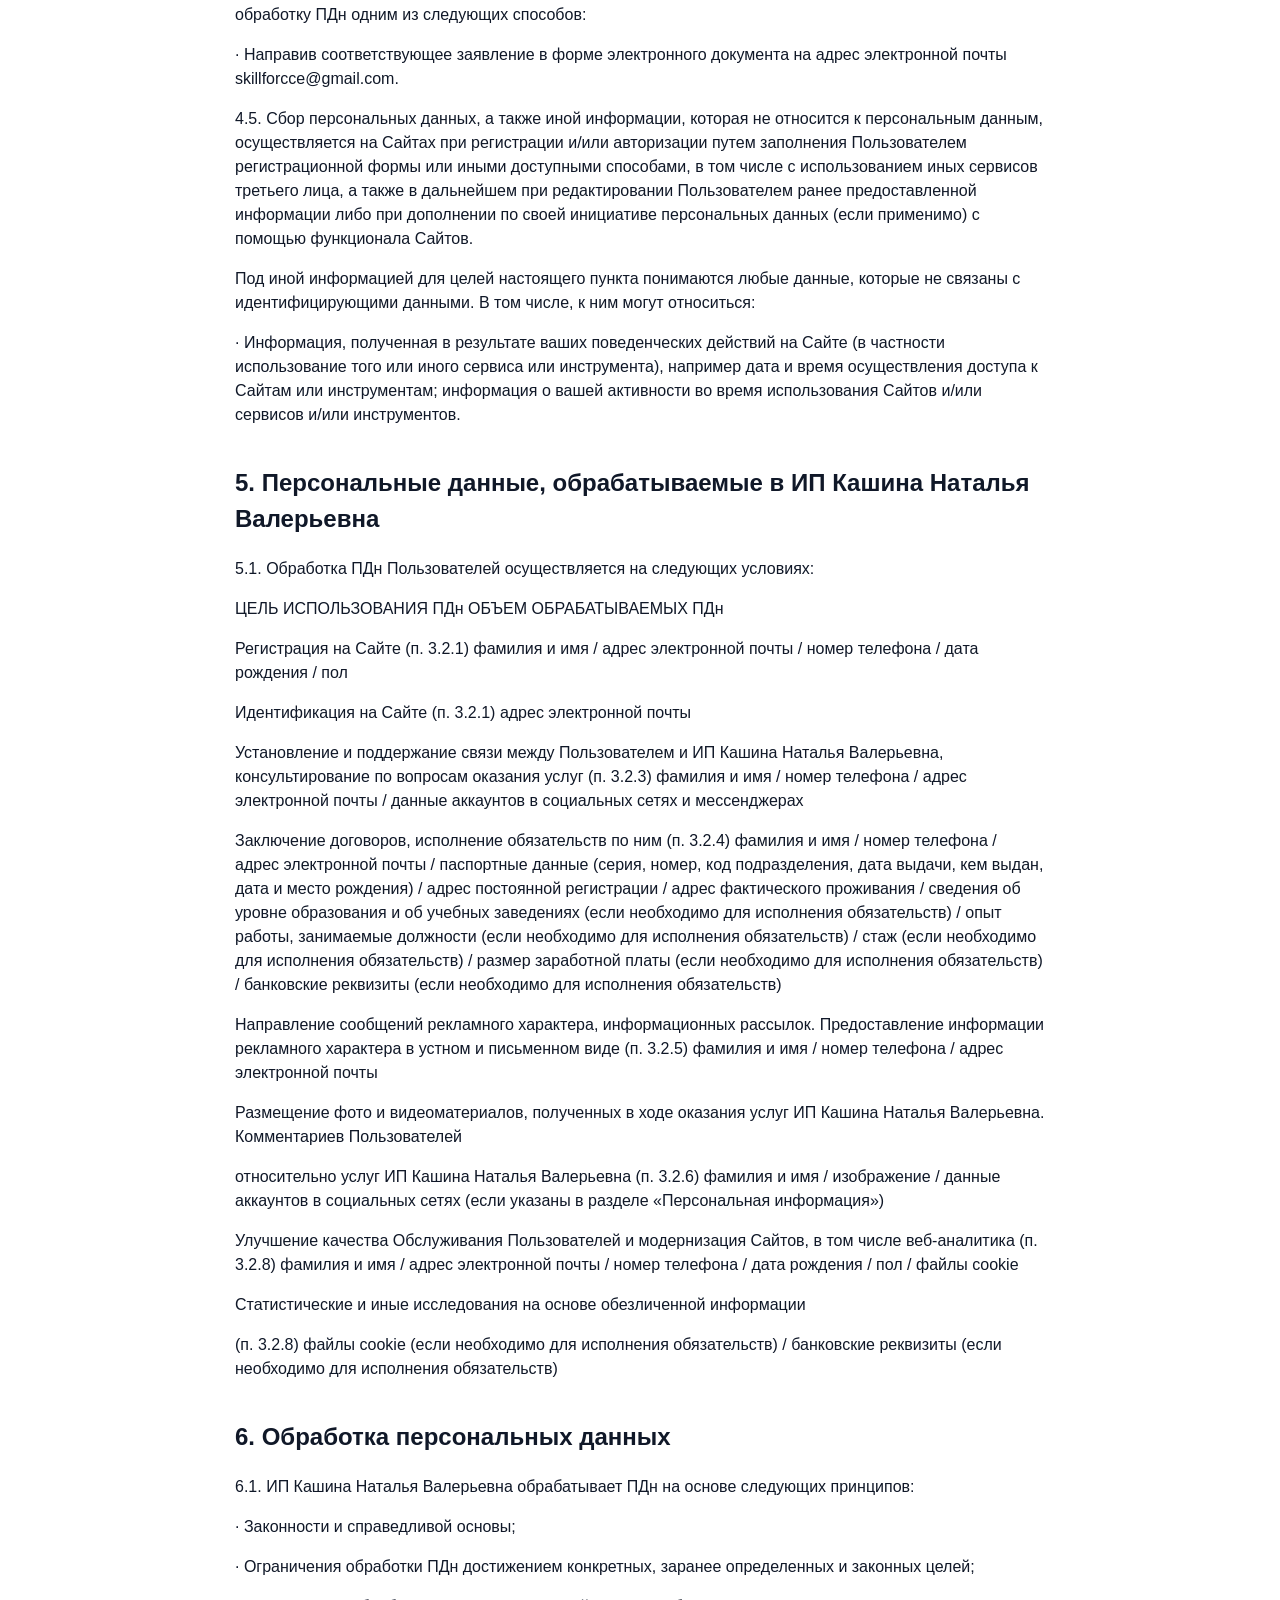
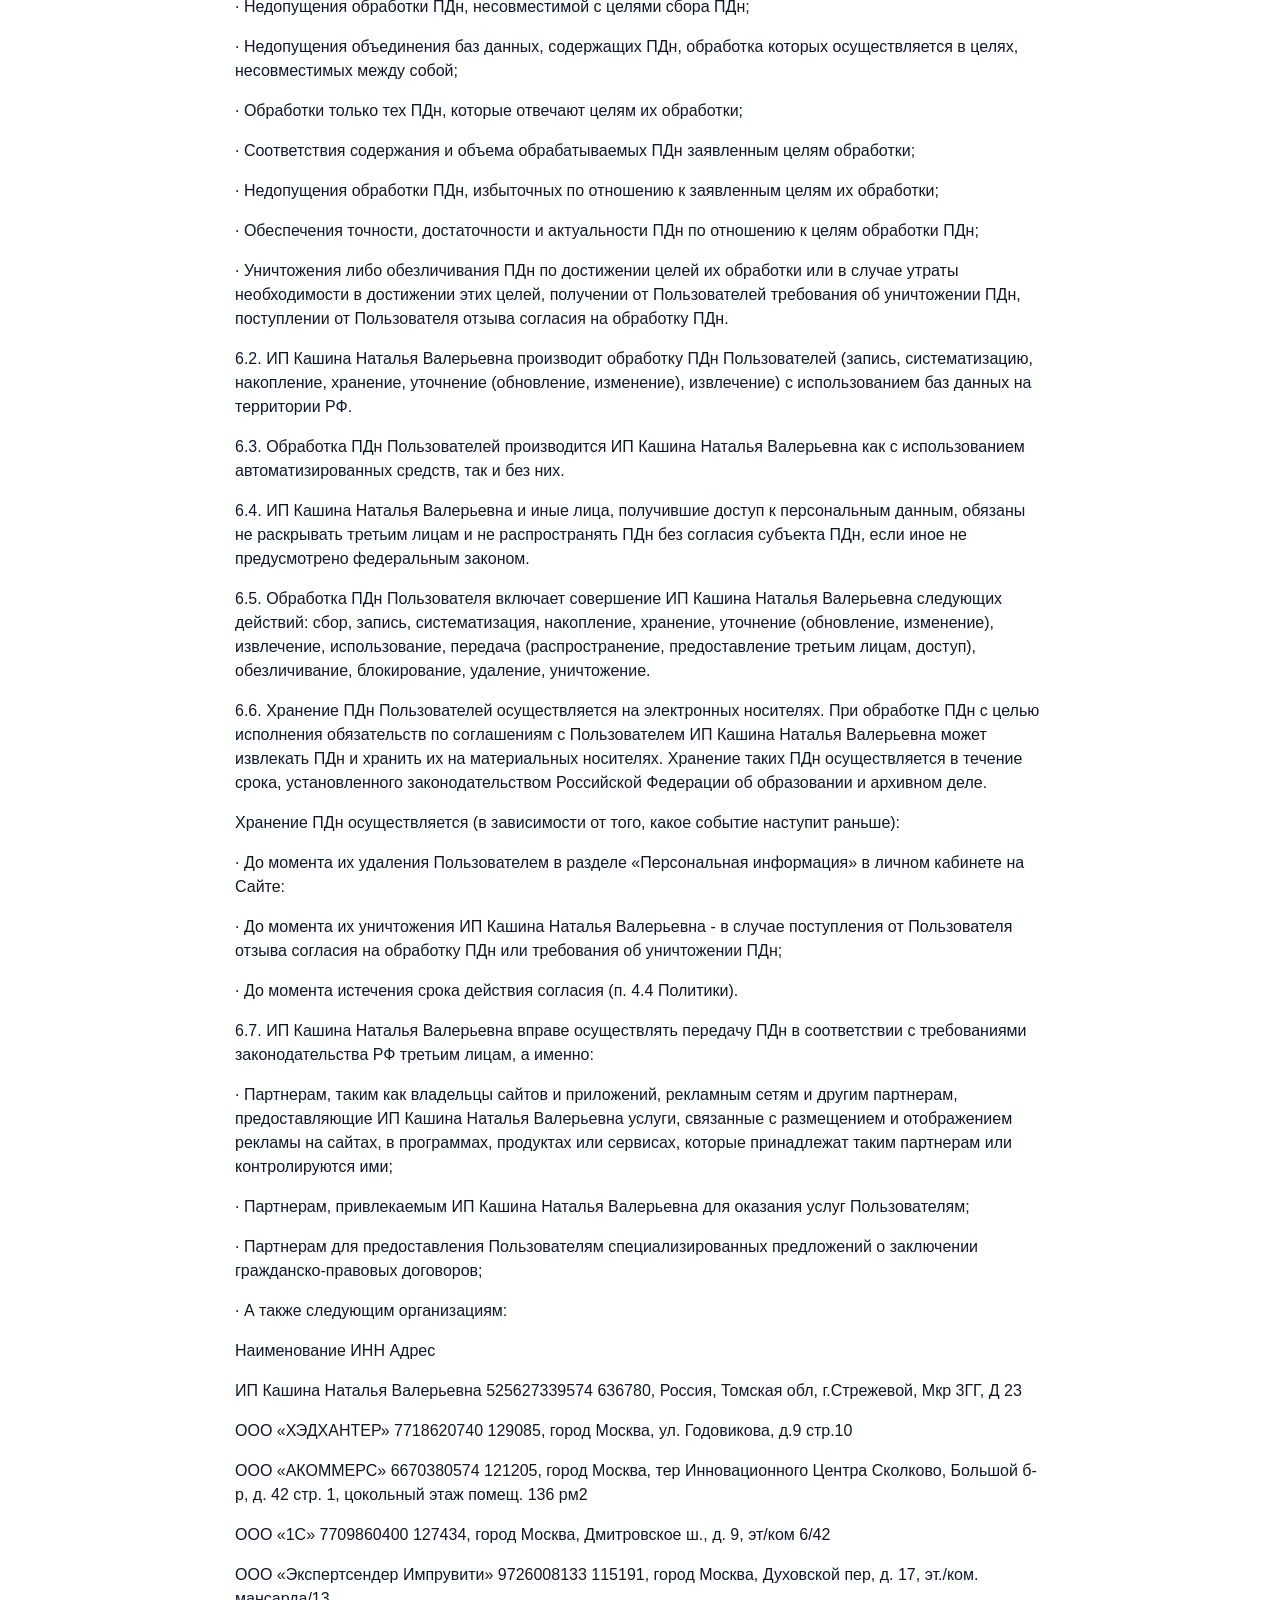
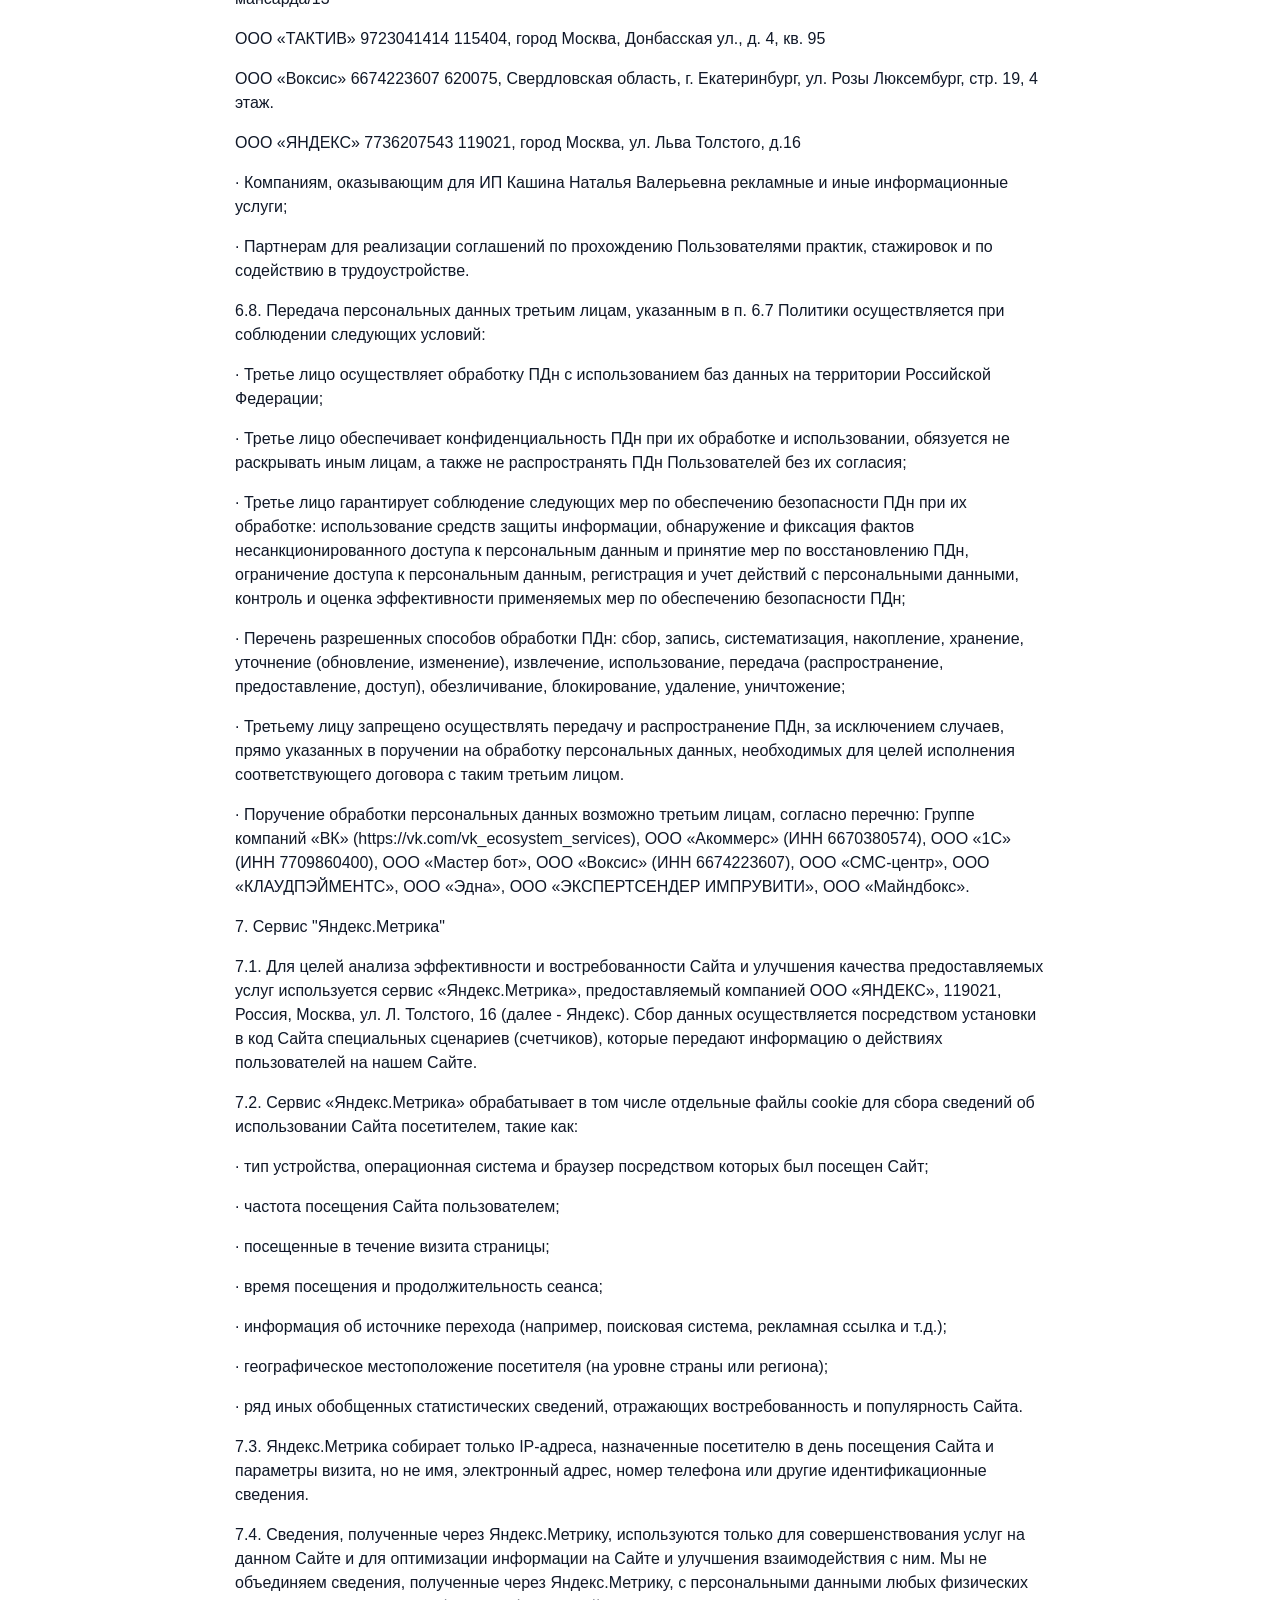
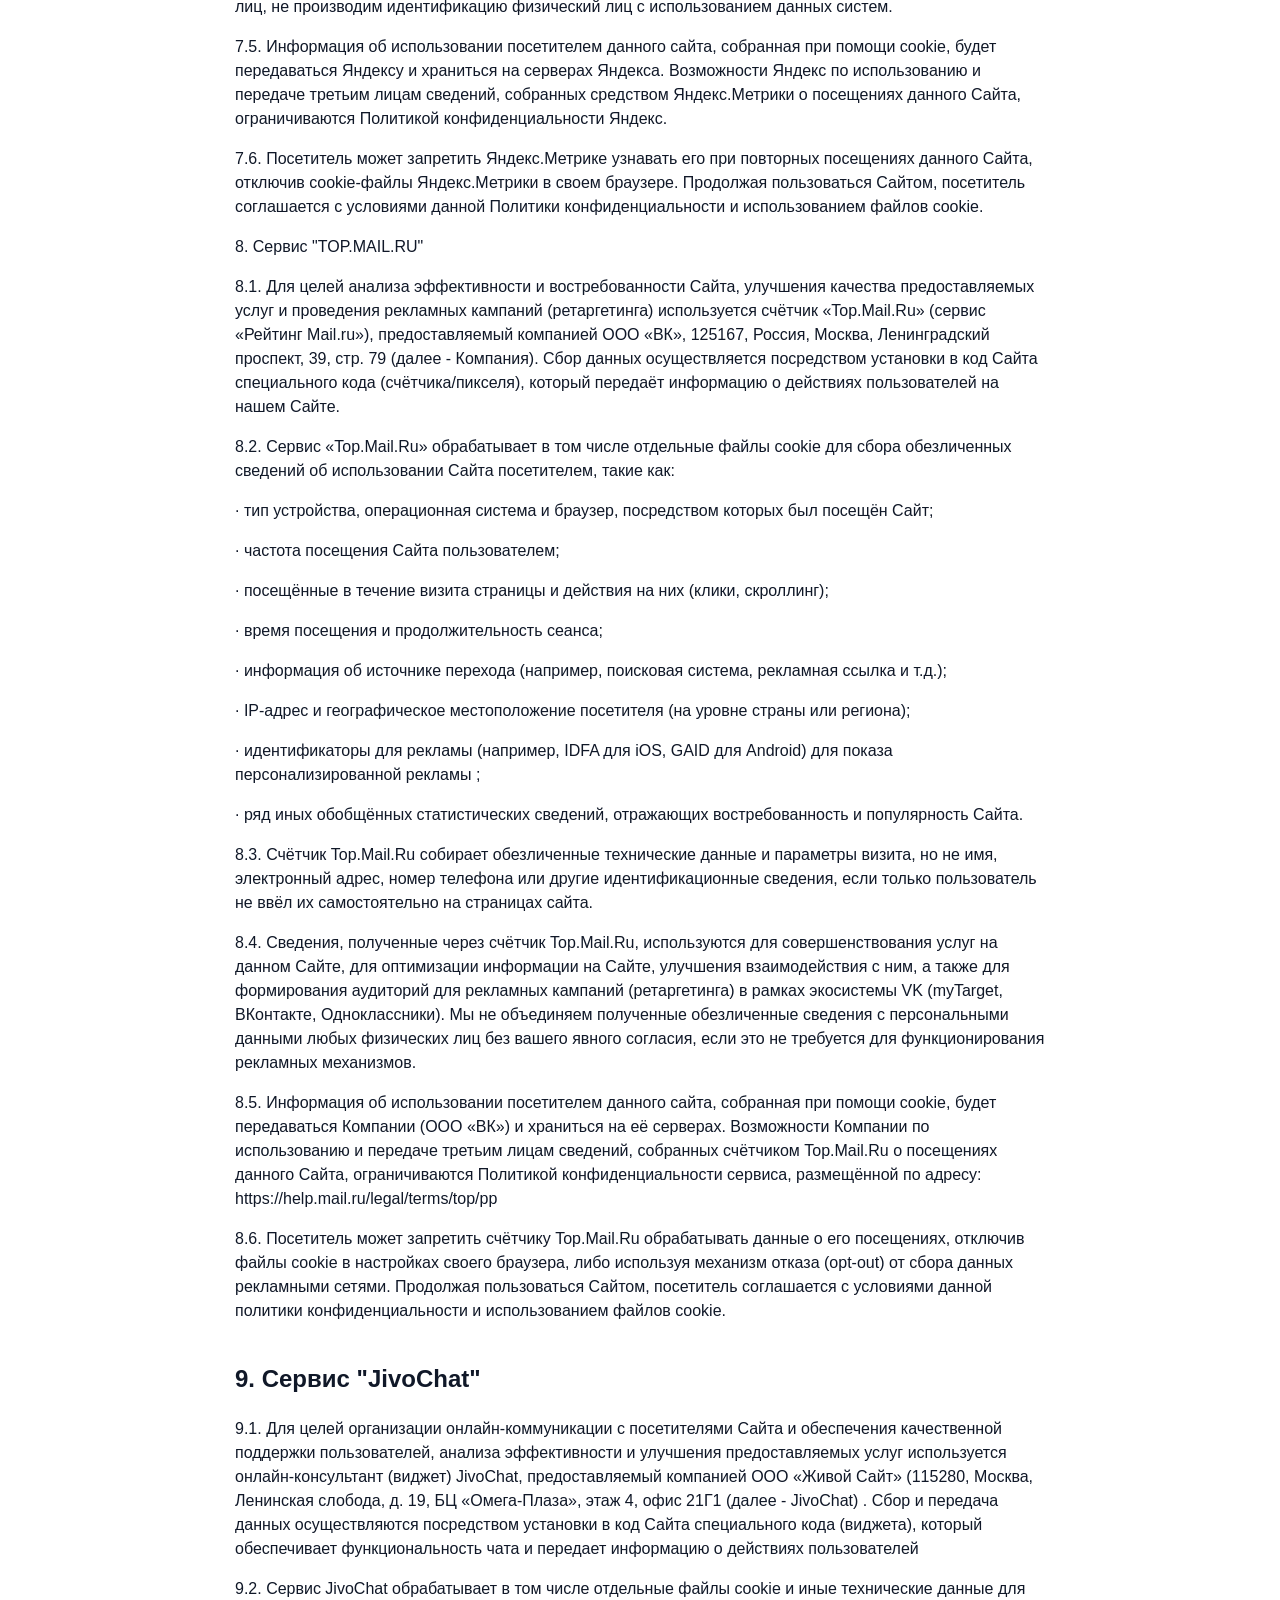
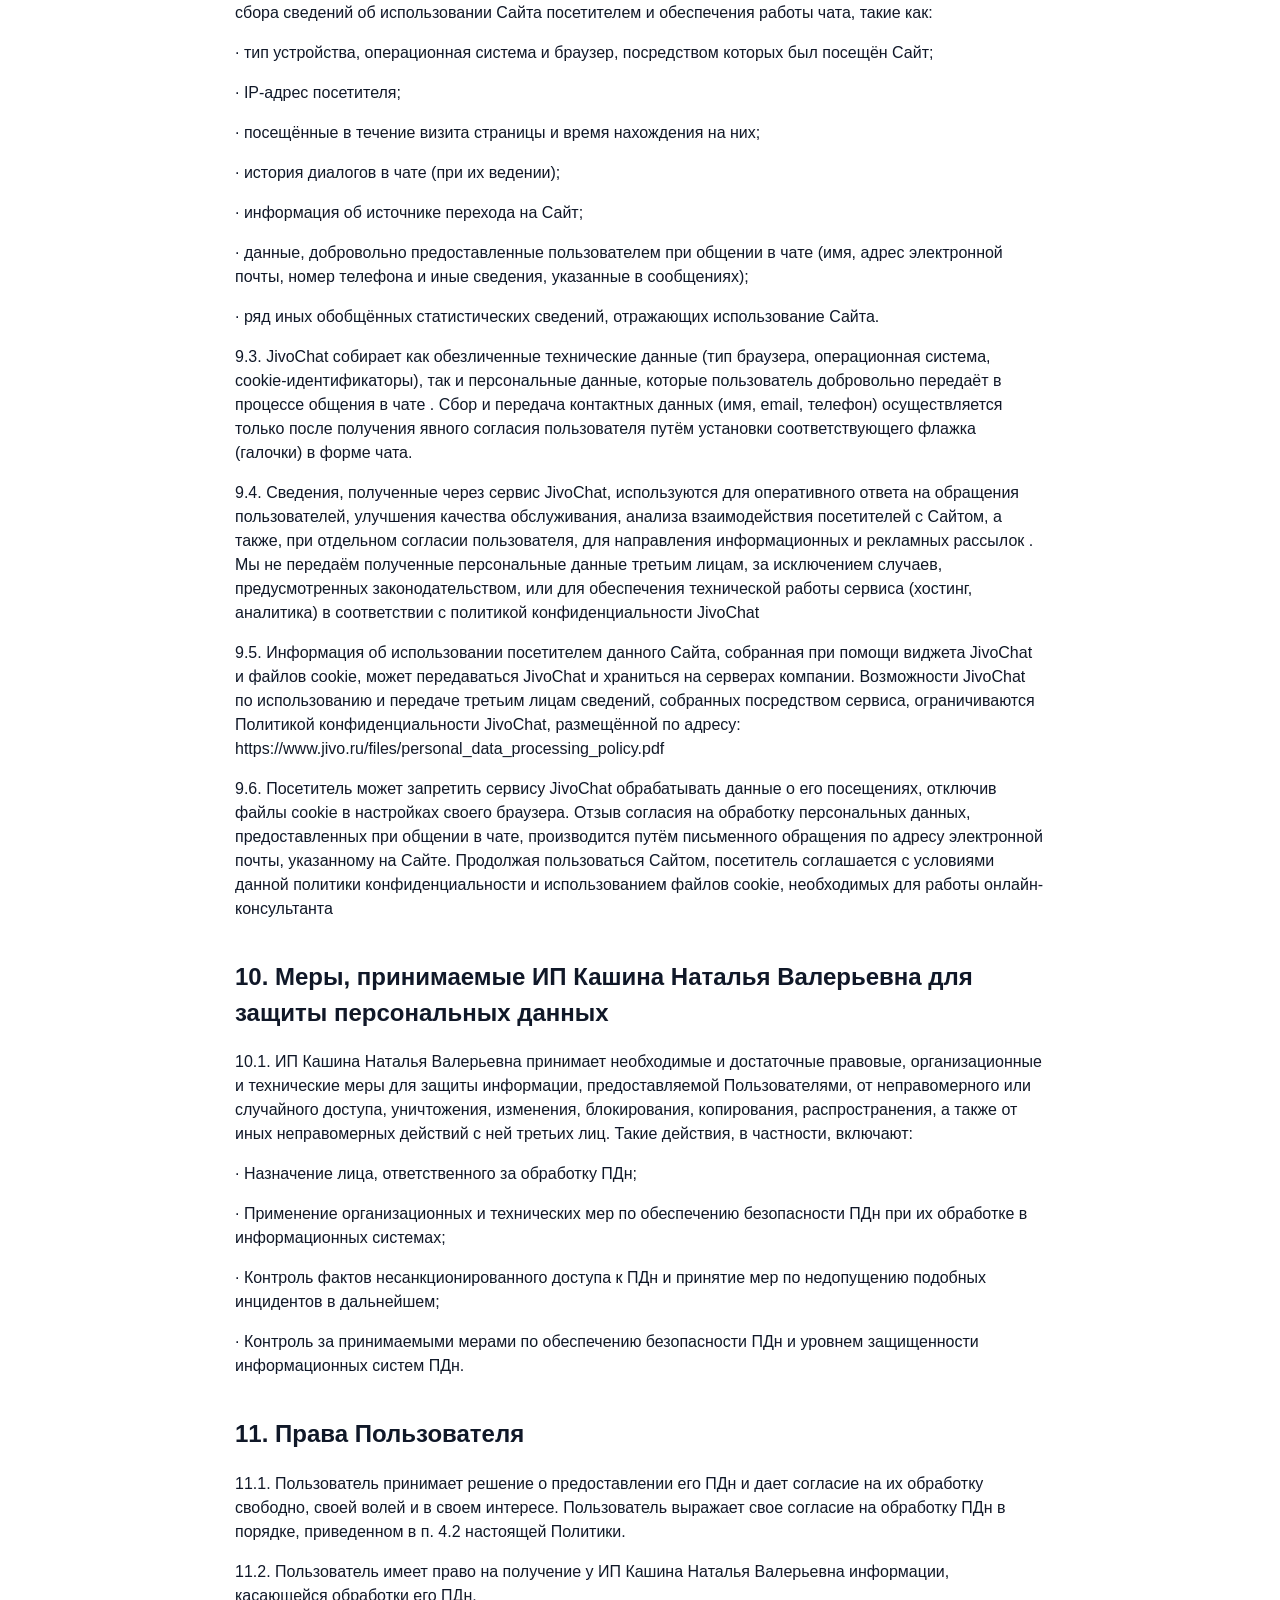
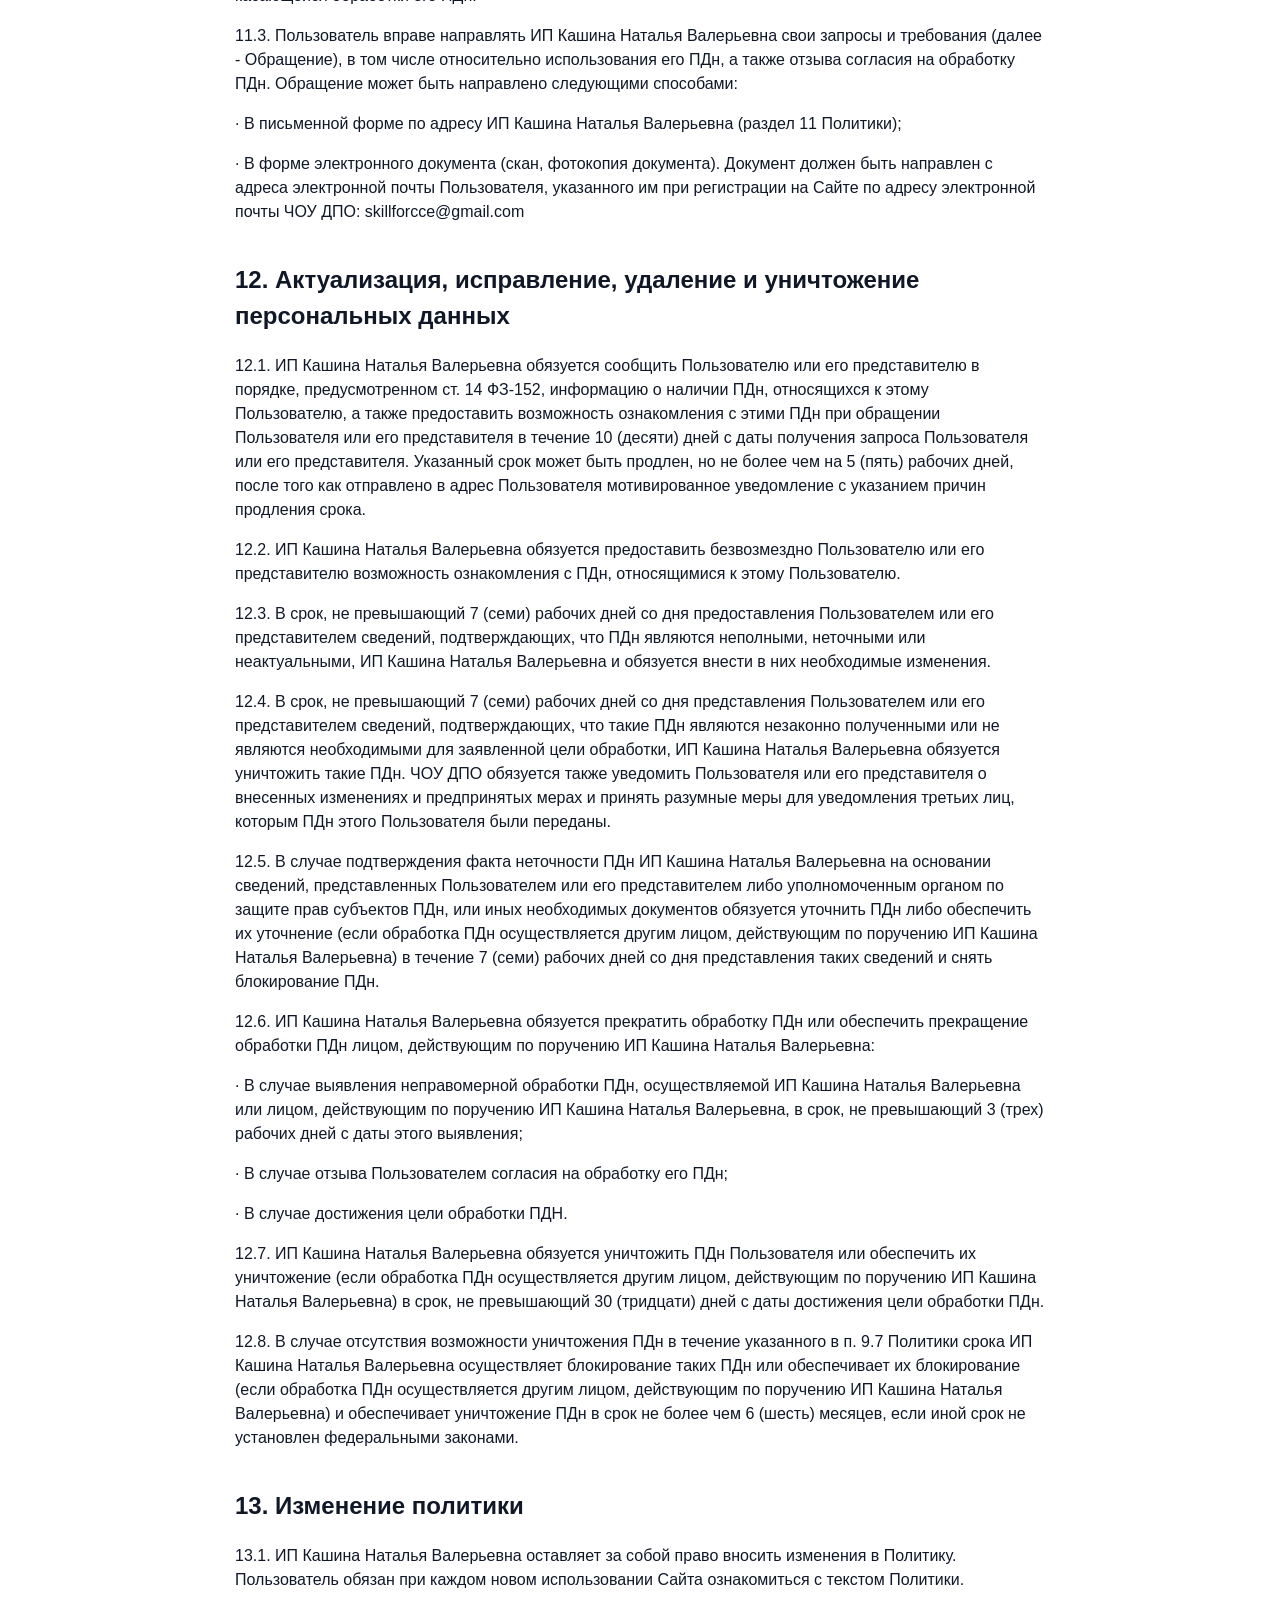
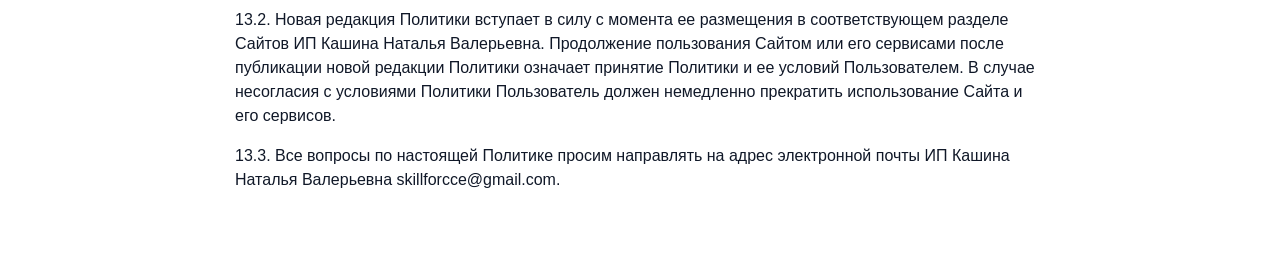
<file: pages/privacy.html>
﻿<!doctype html>
<html lang="ru">
<head>
  <meta charset="UTF-8">
  <meta name="viewport" content="width=device-width,initial-scale=1">
  <meta name="theme-color" content="#176bc1">
  <title>Политика обработки персональных данных</title>
  <link rel="icon" type="image/png" href="/assets/images/favicon.png">
  <link rel="apple-touch-icon" href="/assets/images/favicon.png">
  <link rel="stylesheet" href="../assets/css/styles.css?v=20260914-audit-pass">
  <!-- Top.Mail.Ru counter -->
  <script type="text/javascript">
  var _tmr = window._tmr || (window._tmr = []);
  _tmr.push({id: "3793921", type: "pageView", start: (new Date()).getTime()});
  (function (d, w, id) {
    if (d.getElementById(id)) return;
    var ts = d.createElement("script"); ts.type = "text/javascript"; ts.async = true; ts.id = id;
    ts.src = "https://top-fwz1.mail.ru/js/code.js";
    var f = function () {var s = d.getElementsByTagName("script")[0]; s.parentNode.insertBefore(ts, s);};
    if (w.opera == "[object Opera]") { d.addEventListener("DOMContentLoaded", f, false); } else { f(); }
  })(document, window, "tmr-code");
  </script>
  <!-- /Top.Mail.Ru counter --></head>
<body class="legal-page">
  <noscript><div><img src="https://top-fwz1.mail.ru/counter?id=3793921;js=na" style="position:absolute;left:-9999px;" alt="Top.Mail.Ru"></div></noscript>
  <header class="legal-header"><div class="container"><a href="../index.html">← Вернуться на сайт</a></div></header>
  <main class="container legal-content">
    <p class="eyebrow">Служебная страница</p>
<h1>ПОЛИТИКА ОБРАБОТКИ ПЕРСОНАЛЬНЫХ ДАННЫХ ИНФОРМАЦИОННЫХ РЕСУРСОВ ИНДИВИДУАЛЬНЫЙ ПРЕДПРИНИМАТЕЛЬ Кашина Наталья Валерьевна (сокращённо ИП Кашина Наталья Валерьевна)</h1>
<h2>1. Общие положения</h2>
<p>1.	Политика Индивидуальный предприниматель Кашина Наталья Валерьевна (далее - ИП Кашина Наталья Валерьевна) в отношении обработки персональных данных (далее - Политика) разработана в соответствии с Федеральным законом №152-ФЗ &#171;О персональных данных&#187; от 27.07.2006 г. и иными актами РФ.</p>
<p>2.	Настоящая Политика определяет порядок обработки персональных данных пользователей сайта &lt;https://nashzov.ru&gt; иных информационных ресурсов, мессенджеров (далее - Сайты), условия и принципы обработки персональных данных, права Пользователей и обязанности ИП Кашина Наталья Валерьевна, сведения о реализуемых мерах по защите обрабатываемых персональных данных.</p>
<p>3.	Настоящая Политика действует в отношении всех персональных данных, которые ИП Кашина Наталья Валерьевна получает от пользователей Сайтов (далее - Пользователи, Пользователь).</p>
<p>4.	В случае несогласия с условиями Политики Пользователь должен немедленно прекратить любое использование Сайтов.</p>
<h2>2. Термины и определения</h2>
<p>В Политике используются следующие термины:</p>
<p>&#183;	Сайт - интернет-сайт, расположенный по адресу https://nashzov.ru;</p>
<p>&#183;	Сайты - Сайт, иные информационные ресурсы, мессенджеры и т.п.; Персональные данные (далее - ПДн) - любая информация, относящаяся прямо или косвенно к определенному или определяемому физическому лицу (субъекту ПДн); Блокирование ПДн - временное прекращение обработки ПДн (за исключением случаев, если обработка необходима для уточнения ПДн);</p>
<p>&#183;	Обезличивание ПДн - действия, в результате которых невозможно определить без использования дополнительной информации принадлежность ПДн конкретному субъекту ПДн;</p>
<p>&#183;	Обработка ПДн - любое действие (операция) или совокупность действий (операций), совершаемых с использованием средств автоматизации или без использования таких средств с персональными данными, включая сбор, запись, систематизацию, накопление, хранение, уточнение (обновление, изменение), извлечение, использование, передачу (распространение, предоставление, доступ), обезличивание, блокирование, удаление, уничтожение ПДн;</p>
<p>&#183;	Оператор - Индивидуальный предприниматель Кашина Наталья Валерьевна( ИП Кашина Наталья Валерьевна). ИП Кашина Наталья Валерьевна самостоятельно организует и осуществляет обработку ПДн, а также определяет цели обработки ПДн, состав ПДн, подлежащих обработке, действия (операции), совершаемые с ПДн;</p>
<p>&#183;	Предоставление ПДн - действия, направленные на раскрытие ПДн определенному лицу или определенному кругу лиц;</p>
<p>&#183;	Распространение ПДн - действия, направленные на раскрытие ПДн неопределенному кругу лиц (передача ПДн) или на ознакомление с персональными данными неограниченного круга лиц, в том числе обнародование ПДн в средствах массовой информации, размещение в информационно-телекоммуникационных сетях или предоставление доступа к персональным данным каким-либо иным способом; Пользователь - посетитель Сайтов, субъект ПДн;</p>
<p>&#183;	ИСПДн - информационная система персональных данных;</p>
<p>&#183;	Уничтожение ПДн - действия, в результате которых невозможно восстановить содержание ПДн в ИСПДн, и (или) в результате которых уничтожаются материальные носители ПДн;</p>
<p>&#183;	Файлы cookie (куки) - данные, которые автоматически передаются ИП Кашина Наталья Валерьевна в процессе использования Сайтов с помощью установленного на устройстве Пользователя программного обеспечения, в том числе IP-адрес, географическое местоположение, информация о браузере и виде операционной системы устройства Пользователя, технические характеристики оборудования и программного обеспечения, используемых Пользователем, дата и время доступа к Сайтам. Принимая условия Политики вы соглашаетесь на использование файлов cookie;</p>
<h2>3. Правовые основания и цели обработки персональных данных</h2>
<p>3.1. Правовыми основаниями обработки ПДн ЧОУ ДПО являются:</p>
<p>&#183;	Гражданский кодекс РФ;</p>
<p>&#183;	Федеральный закон РФ от 27.07.2006 № 149-ФЗ &#171;Об информации, информационных технологиях и о защите информации&#187;;</p>
<p>&#183;	Иные применимые нормативно-правовые акты Российской Федерации (далее - РФ)</p>
<p>&#183;	Локальные правовые акты ИП Кашина Наталья Валерьевна;</p>
<p>&#183;	Согласие Пользователя на обработку персональных данных.</p>
<p>3.2. ИП Кашина Наталья Валерьевна обрабатывает ПДн Пользователя исключительно в следующих целях:</p>
<p>&#183;	Регистрация и идентификация Пользователя на Сайтах, предоставление Пользователю возможности полноценного использования Сайтов;</p>
<p>&#183;	Регистрация и/или авторизация Пользователя на Сайтах, предоставление Пользователю возможности полноценного использования Сайтов;</p>
<p>&#183;	Отображение профиля Пользователя для иных Пользователей Сайтов;</p>
<p>&#183;	Установление и поддержание связи между Пользователем и ИП Кашина Наталья Валерьевна, консультирование по вопросам оказания услуг ИП Кашина Наталья Валерьевна;</p>
<p>&#183;	Заключение договоров и исполнение ИП Кашина Наталья Валерьевна обязательств перед Пользователем по ним (в частности, Пользовательскому соглашению, договорам оказания услуг, иным договорам). Исполнение обязательств, в частности, включает в себя информирование о дате и времени покупки билетов (в том числе путем обзвона и  направления  смс  сообщений,  направления  сообщений  в  мессенджерах &#171;WhatsApp&#187;, &#171;Viber&#187;, &#171;Telegram&#187;, &#171;Vk.com&#187;, &#171;MAX&#187;);</p>
<p>&#183;	Направление ИП Кашина Наталья Валерьевна Пользователю сообщений рекламного характера, информационных рассылок о продуктах, услугах ИП Кашина Наталья Валерьевна и его партнеров, о специальных предложениях, рекламных акциях, розыгрышах, конкурсах, опросах на адрес электронной почты Пользователя, по номеру телефона Пользователя (имени Пользователя) в мессенджерах &#171;WhatsApp&#187;, &#171;Viber&#187;, &#171;Telegram&#187;, &#171;Vk.com&#187;, &#171;MAX&#187; посредством почтовой рассылки, SMS-сообщений, push-уведомлений, а также сообщение Пользователю такой информации в устном формате по телефону;</p>
<p>&#183;	Размещение на Сайтах, в официальных группах социальных сетей и иных сообществах ИП Галкина Людмила Михайловна в сети Интернет, прочих рекламных и информационных источниках, в целях, не связанных с установлением личности Пользователя:</p>
<p>− Видеоматериалов, полученных в процессе оказания услуг,</p>
<p>− Оставленных Пользователем отзывов об услугах, оказываемых ИП Кашина Наталья Валерьевна.</p>
<p>&#183;	Улучшение качества обслуживания Пользователя и модернизация Сайтов путем обработки запросов и заявок от Пользователя, а также с целью записи телефонных разговоров с ИП Кашина Наталья Валерьевна, для аналитики и повышения качества обслуживания, для сохранения доказательств в случае возникновения споров между ИП Галкина Людмила Михайловна и Пользователем;</p>
<p>&#183;	Статистические и иные исследования на основе обезличенной информации, предоставленной Пользователем;</p>
<p>&#183;	Содействие Пользователю, являющемуся клиентом, в прохождении медкомиссий в военкоматах и пунктах отбора на территории Российской Федерации;</p>
<p>3.3. Конкретный объем ПДн, обрабатываемых в указанных выше целях, определен в разделе 5 Политики.</p>
<p>4. Условия и порядок предоставления согласия на обработку персональных данных в ИП Кашина Наталья Валерьевна</p>
<p>4.1. ИП Кашина Наталья Валерьевна не проверяет предоставляемые Пользователем ПДн. В связи с этим ИП Кашина Наталья Валерьевна исходит из того, что при предоставлении ПДн на Сайтах Пользователь:</p>
<p>&#183;	Является дееспособным лицом. В случае недееспособности лица, использующего Сайты, согласие на обработку ПДн предоставляется законным представителем Пользователя, который ознакомился и принял условия обработки ПДн, указанные в настоящей Политике.</p>
<p>&#183;	Указывает достоверную информацию о себе или о представляемом недееспособном лице (п. 4.1.1) в объемах, необходимых для использования Сайтов. Пользователь самостоятельно поддерживает предоставленные ПДн в актуальном состоянии. Последствия предоставления Пользователем недостоверной или недостаточной информации определены в Пользовательском соглашении.</p>
<p>&#183;	Осознает, что информация на Сайтах, размещаемая Пользователем о себе, может становиться доступной для других Пользователей Сайтов, может быть скопирована и распространена такими Пользователями в случаях, предусмотренных Политикой.</p>
<p>4.2. Пользователь принимает условия Политики и дает ИП Кашина Наталья Валерьевна информированное и осознанное согласие на обработку своих ПДн на условиях, предусмотренных Политикой и Законом:</p>
<p>&#183;	При регистрации и идентификации на Сайтах - для ПДн, которые Пользователь предоставляет ИП Кашина Наталья Валерьевна: путем заполнения формы для регистрации на Сайте. Пользователь считается предоставившим согласие на обработку своих ПДн в момент нажатия кнопки &#171;Зарегистрироваться&#187;, &#171;Отправить&#187;, &#171;Оставить заявку&#187;.</p>
<p>&#183;	При заполнении формы обратной связи, в том числе заявки на консультацию, заявки на использование других сервисов Сайтов - для ПДн, которые Пользователь предоставляет ИП Кашина Наталья Валерьевна при заполнении формы обратной связи в сети Интернет на Сайтах и электронных сервисах. Пользователь считается предоставившим согласие на обработку своих ПДн, внесенных в поля формы обратной связи, в момент нажатия кнопки, подтверждающей отправку заявки (кнопки  могут  называться  &#171;Отправить&#187;,  &#171;Оставить  заявку&#187;,  &#171;Записаться&#187;, &#171;Получить консультацию&#187; и иным аналогичным образом.</p>
<p>&#183;	При оформлении подписки на получение информационных и новостных материалов от ИП Кашина Наталья Валерьевна - путем заполнения формы для оформления подписки на рассылку, расположенной в сети Интернет по адресу https://nashzov.ru. Пользователь считается предоставившим согласие на обработку своих ПДн при проставлении галочки в поле &#171;Я согласен с условиями обработки ПДн&#187;.</p>
<p>&#183;	При любом использовании Сайтов - для ПДн, которые автоматически передаются ИП Кашина Наталья Валерьевна в процессе использования Сайтов с помощью установленного на устройстве Пользователя программного обеспечения. Пользователь считается предоставившим согласие на обработку своих ПДн в момент начала использования Сайтов.</p>
<p>&#183;	При оформлении подписки на получение рекламных материалов от ИП Кашина Наталья Валерьевна - для ПДн, которые Пользователь предоставляет ИП Кашина Наталья Валерьевна при заполнении формы обратной связи в сети Интернет на Сайтах и электронных сервисах. Пользователь считается предоставившим согласие на обработку своих ПДн, внесенных в поля формы обратной связи, в целях получения рекламных материалов от ИП Кашина Наталья Валерьевна и партнеров ИП Кашина Наталья Валерьевна в момент проставления Пользователем отметки в чек-боксе &#171;Я согласен с условиями Публичной оферты&#187;, и/или &#171;Я согласен с условиями обработки ПД&#187;, и/или &#171;Я согласен с Правилами пользования Сайтом&#187; (или в чек- боксах аналогичного содержания).</p>
<p>4.3. Совершая действия, указанные в п. 4.2 настоящей Политики, Пользователь дает ИП Кашина Наталья Валерьевна согласие на обработку соответствующих ПДн, перечень которых указан в разделе 5 настоящей Политики, включая сбор, запись, систематизацию, накопление, хранение, уточнение (обновление, изменение), извлечение, использование, передачу (распространение, предоставление третьим лицам, доступ), обезличивание, блокирование, удаление, уничтожение ПДн с использованием и без использования средств автоматизации в соответствии с целями, указанными в разделе 3 настоящей Политики.</p>
<p>4.4. Предоставленное Пользователем в соответствии с настоящей Политикой согласие на обработку ПДн действует со дня предоставления такого согласия и в течение срока, необходимого для достижения целей обработки ПДн или до момента отзыва Пользователем указанного согласия, если иное не предусмотрено действующим законодательством РФ. Предоставленное Пользователем в соответствии с настоящей Политикой согласие на обработку ПДн может быть в любой момент отозвано Пользователем. Пользователь может отозвать предоставленное ранее ИП Кашина Наталья Валерьевна согласие на обработку ПДн одним из следующих способов:</p>
<p>&#183;	Направив соответствующее заявление в форме электронного документа на адрес электронной почты skillforcce@gmail.com.</p>
<p>4.5. Сбор персональных данных, а также иной информации, которая не относится к персональным данным, осуществляется на Сайтах при регистрации и/или авторизации путем заполнения Пользователем регистрационной формы или иными доступными способами, в том числе с использованием иных сервисов третьего лица, а также в дальнейшем при редактировании Пользователем ранее предоставленной информации либо при дополнении по своей инициативе персональных данных (если применимо) с помощью функционала Сайтов.</p>
<p>Под иной информацией для целей настоящего пункта понимаются любые данные, которые не связаны с идентифицирующими данными. В том числе, к ним могут относиться:</p>
<p>&#183;	Информация, полученная в результате ваших поведенческих действий на Сайте (в частности использование того или иного сервиса или инструмента), например дата и время осуществления доступа к Сайтам или инструментам; информация о вашей активности во время использования Сайтов и/или сервисов и/или инструментов.</p>
<h2>5. Персональные данные, обрабатываемые в ИП Кашина Наталья Валерьевна</h2>
<p>5.1. Обработка ПДн Пользователей осуществляется на следующих условиях:</p>
<p>ЦЕЛЬ ИСПОЛЬЗОВАНИЯ ПДн	ОБЪЕМ ОБРАБАТЫВАЕМЫХ ПДн</p>
<p>Регистрация на Сайте (п. 3.2.1)	фамилия и имя / адрес электронной почты / номер телефона / дата рождения / пол</p>
<p>Идентификация на Сайте (п. 3.2.1)	адрес электронной почты</p>
<p>Установление и поддержание связи между Пользователем и ИП Кашина Наталья Валерьевна, консультирование по вопросам оказания услуг (п. 3.2.3)	фамилия и имя / номер телефона / адрес электронной почты / данные аккаунтов в социальных сетях и мессенджерах</p>
<p>Заключение договоров, исполнение обязательств по ним (п. 3.2.4)	фамилия и имя / номер телефона / адрес электронной почты / паспортные данные (серия, номер, код подразделения, дата выдачи, кем выдан, дата и место рождения) / адрес постоянной регистрации / адрес фактического проживания / сведения об уровне образования и об учебных заведениях (если необходимо для исполнения обязательств) / опыт работы, занимаемые должности (если необходимо для исполнения обязательств) / стаж (если необходимо для исполнения обязательств) / размер заработной платы (если необходимо для исполнения обязательств) / банковские реквизиты (если необходимо для исполнения обязательств)</p>
<p>Направление сообщений рекламного характера, информационных рассылок. Предоставление информации рекламного характера в устном и письменном виде (п. 3.2.5)	фамилия и имя / номер телефона / адрес электронной почты</p>
<p>Размещение фото и видеоматериалов, полученных в ходе оказания услуг ИП Кашина Наталья Валерьевна. Комментариев Пользователей</p>
<p>относительно услуг ИП Кашина Наталья Валерьевна (п. 3.2.6)	фамилия и имя / изображение / данные аккаунтов в социальных сетях (если указаны в разделе &#171;Персональная информация&#187;)</p>
<p>Улучшение качества Обслуживания Пользователей и модернизация Сайтов, в том числе веб-аналитика (п. 3.2.8)	фамилия и имя / адрес электронной почты / номер телефона / дата рождения / пол / файлы cookie</p>
<p>Статистические и иные исследования на основе обезличенной информации</p>
<p>(п. 3.2.8)	файлы cookie (если необходимо для исполнения обязательств) / банковские реквизиты (если необходимо для исполнения обязательств)</p>
<h2>6. Обработка персональных данных</h2>
<p>6.1. ИП Кашина Наталья Валерьевна обрабатывает ПДн на основе следующих принципов:</p>
<p>&#183;	Законности и справедливой основы;</p>
<p>&#183;	Ограничения обработки ПДн достижением конкретных, заранее определенных и законных целей;</p>
<p>&#183;	Недопущения обработки ПДн, несовместимой с целями сбора ПДн;</p>
<p>&#183;	Недопущения объединения баз данных, содержащих ПДн, обработка которых осуществляется в целях, несовместимых между собой;</p>
<p>&#183;	Обработки только тех ПДн, которые отвечают целям их обработки;</p>
<p>&#183;	Соответствия содержания и объема обрабатываемых ПДн заявленным целям обработки;</p>
<p>&#183;	Недопущения обработки ПДн, избыточных по отношению к заявленным целям их обработки;</p>
<p>&#183;	Обеспечения точности, достаточности и актуальности ПДн по отношению к целям обработки ПДн;</p>
<p>&#183;	Уничтожения либо обезличивания ПДн по достижении целей их обработки или в случае утраты необходимости в достижении этих целей, получении от Пользователей требования об уничтожении ПДн, поступлении от Пользователя отзыва согласия на обработку ПДн.</p>
<p>6.2. ИП Кашина Наталья Валерьевна производит обработку ПДн Пользователей (запись, систематизацию, накопление, хранение, уточнение (обновление, изменение), извлечение) с использованием баз данных на территории РФ.</p>
<p>6.3. Обработка ПДн Пользователей производится ИП Кашина Наталья Валерьевна как с использованием автоматизированных средств, так и без них.</p>
<p>6.4. ИП Кашина Наталья Валерьевна и иные лица, получившие доступ к персональным данным, обязаны не раскрывать третьим лицам и не распространять ПДн без согласия субъекта ПДн, если иное не предусмотрено федеральным законом.</p>
<p>6.5. Обработка ПДн Пользователя включает совершение ИП Кашина Наталья Валерьевна следующих действий: сбор, запись, систематизация, накопление, хранение, уточнение (обновление, изменение), извлечение, использование, передача (распространение, предоставление третьим лицам, доступ), обезличивание, блокирование, удаление, уничтожение.</p>
<p>6.6. Хранение ПДн Пользователей осуществляется на электронных носителях. При обработке ПДн с целью исполнения обязательств по соглашениям с Пользователем ИП Кашина Наталья Валерьевна может извлекать ПДн и хранить их на материальных носителях. Хранение таких ПДн осуществляется в течение срока, установленного законодательством Российской Федерации об образовании и архивном деле.</p>
<p>Хранение ПДн осуществляется (в зависимости от того, какое событие наступит раньше):</p>
<p>&#183;	До момента их удаления Пользователем в разделе &#171;Персональная информация&#187; в личном кабинете на Сайте:</p>
<p>&#183;	До момента их уничтожения ИП Кашина Наталья Валерьевна - в случае поступления от Пользователя отзыва согласия на обработку ПДн или требования об уничтожении ПДн;</p>
<p>&#183;	До момента истечения срока действия согласия (п. 4.4 Политики).</p>
<p>6.7. ИП Кашина Наталья Валерьевна вправе осуществлять передачу ПДн в соответствии с требованиями законодательства РФ третьим лицам, а именно:</p>
<p>&#183;	Партнерам, таким как владельцы сайтов и приложений, рекламным сетям и другим партнерам, предоставляющие ИП Кашина Наталья Валерьевна услуги, связанные с размещением и отображением рекламы на сайтах, в программах, продуктах или сервисах, которые принадлежат таким партнерам или контролируются ими;</p>
<p>&#183;	Партнерам, привлекаемым ИП Кашина Наталья Валерьевна для оказания услуг Пользователям;</p>
<p>&#183;	Партнерам для предоставления Пользователям специализированных предложений о заключении гражданско-правовых договоров;</p>
<p>&#183;	А также следующим организациям:</p>
<p>Наименование	ИНН	Адрес</p>
<p>ИП Кашина Наталья Валерьевна	525627339574	636780, Россия, Томская обл, г.Стрежевой, Мкр 3ГГ, Д 23</p>
<p>ООО &#171;ХЭДХАНТЕР&#187;	7718620740	129085, город Москва, ул. Годовикова, д.9 стр.10</p>
<p>ООО &#171;АКОММЕРС&#187;	6670380574	121205, город Москва, тер Инновационного Центра Сколково, Большой б-р, д. 42 стр. 1, цокольный этаж помещ. 136 рм2</p>
<p>ООО &#171;1С&#187;	7709860400	127434, город Москва, Дмитровское ш., д. 9, эт/ком 6/42</p>
<p>ООО &#171;Экспертсендер Импрувити&#187;	9726008133	115191, город Москва, Духовской пер, д. 17, эт./ком. мансарда/13</p>
<p>ООО &#171;ТАКТИВ&#187;	9723041414	115404, город Москва, Донбасская ул., д. 4, кв. 95</p>
<p>ООО &#171;Воксис&#187;	6674223607	620075, Свердловская область, г. Екатеринбург, ул. Розы Люксембург, стр. 19, 4 этаж.</p>
<p>ООО &#171;ЯНДЕКС&#187;	7736207543	119021, город Москва, ул. Льва Толстого, д.16</p>
<p>&#183;	Компаниям, оказывающим для ИП Кашина Наталья Валерьевна рекламные и иные информационные услуги;</p>
<p>&#183;	Партнерам для реализации соглашений по прохождению Пользователями практик, стажировок и по содействию в трудоустройстве.</p>
<p>6.8. Передача персональных данных третьим лицам, указанным в п. 6.7 Политики осуществляется при соблюдении следующих условий:</p>
<p>&#183;	Третье лицо осуществляет обработку ПДн с использованием баз данных на территории Российской Федерации;</p>
<p>&#183;	Третье лицо обеспечивает конфиденциальность ПДн при их обработке и использовании, обязуется не раскрывать иным лицам, а также не распространять ПДн Пользователей без их согласия;</p>
<p>&#183;	Третье лицо гарантирует соблюдение следующих мер по обеспечению безопасности ПДн при их обработке: использование средств защиты информации, обнаружение и фиксация фактов несанкционированного доступа к персональным данным и принятие мер по восстановлению ПДн, ограничение доступа к персональным данным, регистрация и учет действий с персональными данными, контроль и оценка эффективности применяемых мер по обеспечению безопасности ПДн;</p>
<p>&#183;	Перечень разрешенных способов обработки ПДн: сбор, запись, систематизация, накопление, хранение, уточнение (обновление, изменение), извлечение, использование, передача (распространение, предоставление, доступ), обезличивание, блокирование, удаление, уничтожение;</p>
<p>&#183;	Третьему лицу запрещено осуществлять передачу и распространение ПДн, за исключением случаев, прямо указанных в поручении на обработку персональных данных, необходимых для целей исполнения соответствующего договора с таким третьим лицом.</p>
<p>&#183;	Поручение обработки персональных данных возможно третьим лицам, согласно перечню: Группе компаний &#171;ВК&#187; (https://vk.com/vk_ecosystem_services), ООО &#171;Акоммерс&#187; (ИНН 6670380574), ООО &#171;1С&#187; (ИНН 7709860400), ООО &#171;Мастер бот&#187;, ООО &#171;Воксис&#187; (ИНН 6674223607), ООО &#171;СМС-центр&#187;, ООО &#171;КЛАУДПЭЙМЕНТС&#187;, ООО &#171;Эдна&#187;, ООО &#171;ЭКСПЕРТСЕНДЕР ИМПРУВИТИ&#187;, ООО &#171;Майндбокс&#187;.</p>
<p>7. Сервис &quot;Яндекс.Метрика&quot;</p>
<p>7.1. Для целей анализа эффективности и востребованности Сайта и улучшения качества предоставляемых услуг используется сервис &#171;Яндекс.Метрика&#187;, предоставляемый компанией ООО &#171;ЯНДЕКС&#187;, 119021, Россия, Москва, ул. Л. Толстого, 16 (далее - Яндекс). Сбор данных осуществляется посредством установки в код Сайта специальных сценариев (счетчиков), которые передают информацию о действиях пользователей на нашем Сайте.</p>
<p>7.2. Сервис &#171;Яндекс.Метрика&#187; обрабатывает в том числе отдельные файлы cookie для сбора сведений об использовании Сайта посетителем, такие как:</p>
<p>&#183;	тип устройства, операционная система и браузер посредством которых был посещен Сайт;</p>
<p>&#183;	частота посещения Сайта пользователем;</p>
<p>&#183;	посещенные в течение визита страницы;</p>
<p>&#183;	время посещения и продолжительность сеанса;</p>
<p>&#183;	информация об источнике перехода (например, поисковая система, рекламная ссылка и т.д.);</p>
<p>&#183;	географическое местоположение посетителя (на уровне страны или региона);</p>
<p>&#183;	ряд иных обобщенных статистических сведений, отражающих востребованность и популярность Сайта.</p>
<p>7.3. Яндекс.Метрика собирает только IP-адреса, назначенные посетителю в день посещения Сайта и параметры визита, но не имя, электронный адрес, номер телефона или другие идентификационные сведения.</p>
<p>7.4. Сведения, полученные через Яндекс.Метрику, используются только для совершенствования услуг на данном Сайте и для оптимизации информации на Сайте и улучшения взаимодействия с ним. Мы не объединяем сведения, полученные через Яндекс.Метрику, с персональными данными любых физических лиц, не производим идентификацию физический лиц с использованием данных систем.</p>
<p>7.5. Информация об использовании посетителем данного сайта, собранная при помощи cookie, будет передаваться Яндексу и храниться на серверах Яндекса. Возможности Яндекс по использованию и передаче третьим лицам сведений, собранных средством Яндекс.Метрики о посещениях данного Сайта, ограничиваются Политикой конфиденциальности Яндекс.</p>
<p>7.6. Посетитель может запретить Яндекс.Метрике узнавать его при повторных посещениях данного Сайта, отключив cookie-файлы Яндекс.Метрики в своем браузере. Продолжая пользоваться Сайтом, посетитель соглашается с условиями данной Политики конфиденциальности и использованием файлов cookie.</p>
<p>8. Сервис &quot;TOP.MAIL.RU&quot;</p>
<p>8.1. Для целей анализа эффективности и востребованности Сайта, улучшения качества предоставляемых услуг и проведения рекламных кампаний (ретаргетинга) используется счётчик &#171;Top.Mail.Ru&#187; (сервис &#171;Рейтинг Mail.ru&#187;), предоставляемый компанией ООО &#171;ВК&#187;, 125167, Россия, Москва, Ленинградский проспект, 39, стр. 79 (далее - Компания). Сбор данных осуществляется посредством установки в код Сайта специального кода (счётчика/пикселя), который передаёт информацию о действиях пользователей на нашем Сайте.</p>
<p>8.2. Сервис &#171;Top.Mail.Ru&#187; обрабатывает в том числе отдельные файлы cookie для сбора обезличенных сведений об использовании Сайта посетителем, такие как:</p>
<p>&#183;	тип устройства, операционная система и браузер, посредством которых был посещён Сайт;</p>
<p>&#183;	частота посещения Сайта пользователем;</p>
<p>&#183;	посещённые в течение визита страницы и действия на них (клики, скроллинг);</p>
<p>&#183;	время посещения и продолжительность сеанса;</p>
<p>&#183;	информация об источнике перехода (например, поисковая система, рекламная ссылка и т.д.);</p>
<p>&#183;	IP-адрес и географическое местоположение посетителя (на уровне страны или региона);</p>
<p>&#183;	идентификаторы для рекламы (например, IDFA для iOS, GAID для Android) для показа персонализированной рекламы ;</p>
<p>&#183;	ряд иных обобщённых статистических сведений, отражающих востребованность и популярность Сайта.</p>
<p>8.3. Счётчик Top.Mail.Ru собирает обезличенные технические данные и параметры визита, но не имя, электронный адрес, номер телефона или другие идентификационные сведения, если только пользователь не ввёл их самостоятельно на страницах сайта.</p>
<p>8.4. Сведения, полученные через счётчик Top.Mail.Ru, используются для совершенствования услуг на данном Сайте, для оптимизации информации на Сайте, улучшения взаимодействия с ним, а также для формирования аудиторий для рекламных кампаний (ретаргетинга) в рамках экосистемы VK (myTarget, ВКонтакте, Одноклассники). Мы не объединяем полученные обезличенные сведения с персональными данными любых физических лиц без вашего явного согласия, если это не требуется для функционирования рекламных механизмов.</p>
<p>8.5. Информация об использовании посетителем данного сайта, собранная при помощи cookie, будет передаваться Компании (ООО &#171;ВК&#187;) и храниться на её серверах. Возможности Компании по использованию и передаче третьим лицам сведений, собранных счётчиком Top.Mail.Ru о посещениях данного Сайта, ограничиваются Политикой конфиденциальности сервиса, размещённой по адресу: https://help.mail.ru/legal/terms/top/pp</p>
<p>8.6. Посетитель может запретить счётчику Top.Mail.Ru обрабатывать данные о его посещениях, отключив файлы cookie в настройках своего браузера, либо используя механизм отказа (opt-out) от сбора данных рекламными сетями. Продолжая пользоваться Сайтом, посетитель соглашается с условиями данной политики конфиденциальности и использованием файлов cookie.</p>
<h2>9. Сервис &quot;JivoChat&quot;</h2>
<p>9.1. Для целей организации онлайн-коммуникации с посетителями Сайта и обеспечения качественной поддержки пользователей, анализа эффективности и улучшения предоставляемых услуг используется онлайн-консультант (виджет) JivoChat, предоставляемый компанией ООО &#171;Живой Сайт&#187; (115280, Москва, Ленинская слобода, д. 19, БЦ &#171;Омега-Плаза&#187;, этаж 4, офис 21Г1 (далее - JivoChat) . Сбор и передача данных осуществляются посредством установки в код Сайта специального кода (виджета), который обеспечивает функциональность чата и передает информацию о действиях пользователей</p>
<p>9.2. Сервис JivoChat обрабатывает в том числе отдельные файлы cookie и иные технические данные для сбора сведений об использовании Сайта посетителем и обеспечения работы чата, такие как:</p>
<p>&#183;	тип устройства, операционная система и браузер, посредством которых был посещён Сайт;</p>
<p>&#183;	IP-адрес посетителя;</p>
<p>&#183;	посещённые в течение визита страницы и время нахождения на них;</p>
<p>&#183;	история диалогов в чате (при их ведении);</p>
<p>&#183;	информация об источнике перехода на Сайт;</p>
<p>&#183;	данные, добровольно предоставленные пользователем при общении в чате (имя, адрес электронной почты, номер телефона и иные сведения, указанные в сообщениях);</p>
<p>&#183;	ряд иных обобщённых статистических сведений, отражающих использование Сайта.</p>
<p>9.3. JivoChat собирает как обезличенные технические данные (тип браузера, операционная система, cookie-идентификаторы), так и персональные данные, которые пользователь добровольно передаёт в процессе общения в чате . Сбор и передача контактных данных (имя, email, телефон) осуществляется только после получения явного согласия пользователя путём установки соответствующего флажка (галочки) в форме чата.</p>
<p>9.4. Сведения, полученные через сервис JivoChat, используются для оперативного ответа на обращения пользователей, улучшения качества обслуживания, анализа взаимодействия посетителей с Сайтом, а также, при отдельном согласии пользователя, для направления информационных и рекламных рассылок . Мы не передаём полученные персональные данные третьим лицам, за исключением случаев, предусмотренных законодательством, или для обеспечения технической работы сервиса (хостинг, аналитика) в соответствии с политикой конфиденциальности JivoChat</p>
<p>9.5. Информация об использовании посетителем данного Сайта, собранная при помощи виджета JivoChat и файлов cookie, может передаваться JivoChat и храниться на серверах компании. Возможности JivoChat по использованию и передаче третьим лицам сведений, собранных посредством сервиса, ограничиваются Политикой конфиденциальности JivoChat, размещённой по адресу: https://www.jivo.ru/files/personal_data_processing_policy.pdf</p>
<p>9.6. Посетитель может запретить сервису JivoChat обрабатывать данные о его посещениях, отключив файлы cookie в настройках своего браузера. Отзыв согласия на обработку персональных данных, предоставленных при общении в чате, производится путём письменного обращения по адресу электронной почты, указанному на Сайте. Продолжая пользоваться Сайтом, посетитель соглашается с условиями данной политики конфиденциальности и использованием файлов cookie, необходимых для работы онлайн-консультанта</p>
<h2>10. Меры, принимаемые ИП Кашина Наталья Валерьевна для защиты персональных данных</h2>
<p>10.1. ИП Кашина Наталья Валерьевна принимает необходимые и достаточные правовые, организационные и технические меры для защиты информации, предоставляемой Пользователями, от неправомерного или случайного доступа, уничтожения, изменения, блокирования, копирования, распространения, а также от иных неправомерных действий с ней третьих лиц. Такие действия, в частности, включают:</p>
<p>&#183;	Назначение лица, ответственного за обработку ПДн;</p>
<p>&#183;	Применение организационных и технических мер по обеспечению безопасности ПДн при их обработке в информационных системах;</p>
<p>&#183;	Контроль фактов несанкционированного доступа к ПДн и принятие мер по недопущению подобных инцидентов в дальнейшем;</p>
<p>&#183;	Контроль за принимаемыми мерами по обеспечению безопасности ПДн и уровнем защищенности информационных систем ПДн.</p>
<h2>11. Права Пользователя</h2>
<p>11.1. Пользователь принимает решение о предоставлении его ПДн и дает согласие на их обработку свободно, своей волей и в своем интересе. Пользователь выражает свое согласие на обработку ПДн в порядке, приведенном в п. 4.2 настоящей Политики.</p>
<p>11.2. Пользователь имеет право на получение у ИП Кашина Наталья Валерьевна информации, касающейся обработки его ПДн.</p>
<p>11.3. Пользователь вправе направлять ИП Кашина Наталья Валерьевна свои запросы и требования (далее - Обращение), в том числе относительно использования его ПДн, а также отзыва согласия на обработку ПДн. Обращение может быть направлено следующими способами:</p>
<p>&#183;	В письменной форме по адресу ИП Кашина Наталья Валерьевна (раздел 11 Политики);</p>
<p>&#183;	В форме электронного документа (скан, фотокопия документа). Документ должен быть направлен с адреса электронной почты Пользователя, указанного им при регистрации на Сайте по адресу электронной почты ЧОУ ДПО: skillforcce@gmail.com</p>
<h2>12. Актуализация, исправление, удаление и уничтожение персональных данных</h2>
<p>12.1. ИП Кашина Наталья Валерьевна обязуется сообщить Пользователю или его представителю в порядке, предусмотренном ст. 14 ФЗ-152, информацию о наличии ПДн, относящихся к этому Пользователю, а также предоставить возможность ознакомления с этими ПДн при обращении Пользователя или его представителя в течение 10 (десяти) дней с даты получения запроса Пользователя или его представителя. Указанный срок может быть продлен, но не более чем на 5 (пять) рабочих дней, после того как отправлено в адрес Пользователя мотивированное уведомление с указанием причин продления срока.</p>
<p>12.2. ИП Кашина Наталья Валерьевна обязуется предоставить безвозмездно Пользователю или его представителю возможность ознакомления с ПДн, относящимися к этому Пользователю.</p>
<p>12.3. В срок, не превышающий 7 (семи) рабочих дней со дня предоставления Пользователем или его представителем сведений, подтверждающих, что ПДн являются неполными, неточными или неактуальными, ИП Кашина Наталья Валерьевна и обязуется внести в них необходимые изменения.</p>
<p>12.4. В срок, не превышающий 7 (семи) рабочих дней со дня представления Пользователем или его представителем сведений, подтверждающих, что такие ПДн являются незаконно полученными или не являются необходимыми для заявленной цели обработки, ИП Кашина Наталья Валерьевна обязуется уничтожить такие ПДн. ЧОУ ДПО обязуется также уведомить Пользователя или его представителя о внесенных изменениях и предпринятых мерах и принять разумные меры для уведомления третьих лиц, которым ПДн этого Пользователя были переданы.</p>
<p>12.5. В случае подтверждения факта неточности ПДн ИП Кашина Наталья Валерьевна на основании сведений, представленных Пользователем или его представителем либо уполномоченным органом по защите прав субъектов ПДн, или иных необходимых документов обязуется уточнить ПДн либо обеспечить их уточнение (если обработка ПДн осуществляется другим лицом, действующим по поручению ИП Кашина Наталья Валерьевна) в течение 7 (семи) рабочих дней со дня представления таких сведений и снять блокирование ПДн.</p>
<p>12.6. ИП Кашина Наталья Валерьевна обязуется прекратить обработку ПДн или обеспечить прекращение обработки ПДн лицом, действующим по поручению ИП Кашина Наталья Валерьевна:</p>
<p>&#183;	В случае выявления неправомерной обработки ПДн, осуществляемой ИП Кашина Наталья Валерьевна или лицом, действующим по поручению ИП Кашина Наталья Валерьевна, в срок, не превышающий 3 (трех) рабочих дней с даты этого выявления;</p>
<p>&#183;	В случае отзыва Пользователем согласия на обработку его ПДн;</p>
<p>&#183;	В случае достижения цели обработки ПДН.</p>
<p>12.7. ИП Кашина Наталья Валерьевна обязуется уничтожить ПДн Пользователя или обеспечить их уничтожение (если обработка ПДн осуществляется другим лицом, действующим по поручению ИП Кашина Наталья Валерьевна) в срок, не превышающий 30 (тридцати) дней с даты достижения цели обработки ПДн.</p>
<p>12.8. В случае отсутствия возможности уничтожения ПДн в течение указанного в п. 9.7 Политики срока ИП Кашина Наталья Валерьевна осуществляет блокирование таких ПДн или обеспечивает их блокирование (если обработка ПДн осуществляется другим лицом, действующим по поручению ИП Кашина Наталья Валерьевна) и обеспечивает уничтожение ПДн в срок не более чем 6 (шесть) месяцев, если иной срок не установлен федеральными законами.</p>
<h2>13. Изменение политики</h2>
<p>13.1. ИП Кашина Наталья Валерьевна оставляет за собой право вносить изменения в Политику. Пользователь обязан при каждом новом использовании Сайта ознакомиться с текстом Политики.</p>
<p>13.2. Новая редакция Политики вступает в силу с момента ее размещения в соответствующем разделе Сайтов ИП Кашина Наталья Валерьевна. Продолжение пользования Сайтом или его сервисами после публикации новой редакции Политики означает принятие Политики и ее условий Пользователем. В случае несогласия с условиями Политики Пользователь должен немедленно прекратить использование Сайта и его сервисов.</p>
<p>13.3. Все вопросы по настоящей Политике просим направлять на адрес электронной почты ИП Кашина Наталья Валерьевна skillforcce@gmail.com.</p>
  </main><!-- Yandex.Metrika counter -->
  <script>
    (function(m,e,t,r,i,k,a){m[i]=m[i]||function(){(m[i].a=m[i].a||[]).push(arguments)};m[i].l=1*new Date();for(var j=0;j<document.scripts.length;j++){if(document.scripts[j].src===r){return;}}k=e.createElement(t),a=e.getElementsByTagName(t)[0],k.async=1,k.src=r,a.parentNode.insertBefore(k,a)})(window,document,'script','https://mc.yandex.ru/metrika/tag.js?id=112544225','ym');
    ym(112544225,'init',{ssr:true,webvisor:true,clickmap:true,ecommerce:'dataLayer',referrer:document.referrer,url:location.href,accurateTrackBounce:true,trackLinks:true});
  </script>
  <noscript><div><img src="https://mc.yandex.ru/watch/112544225" style="position:absolute; left:-9999px;" alt=""></div></noscript>
  <!-- /Yandex.Metrika counter -->
</body>
</html>
</file>
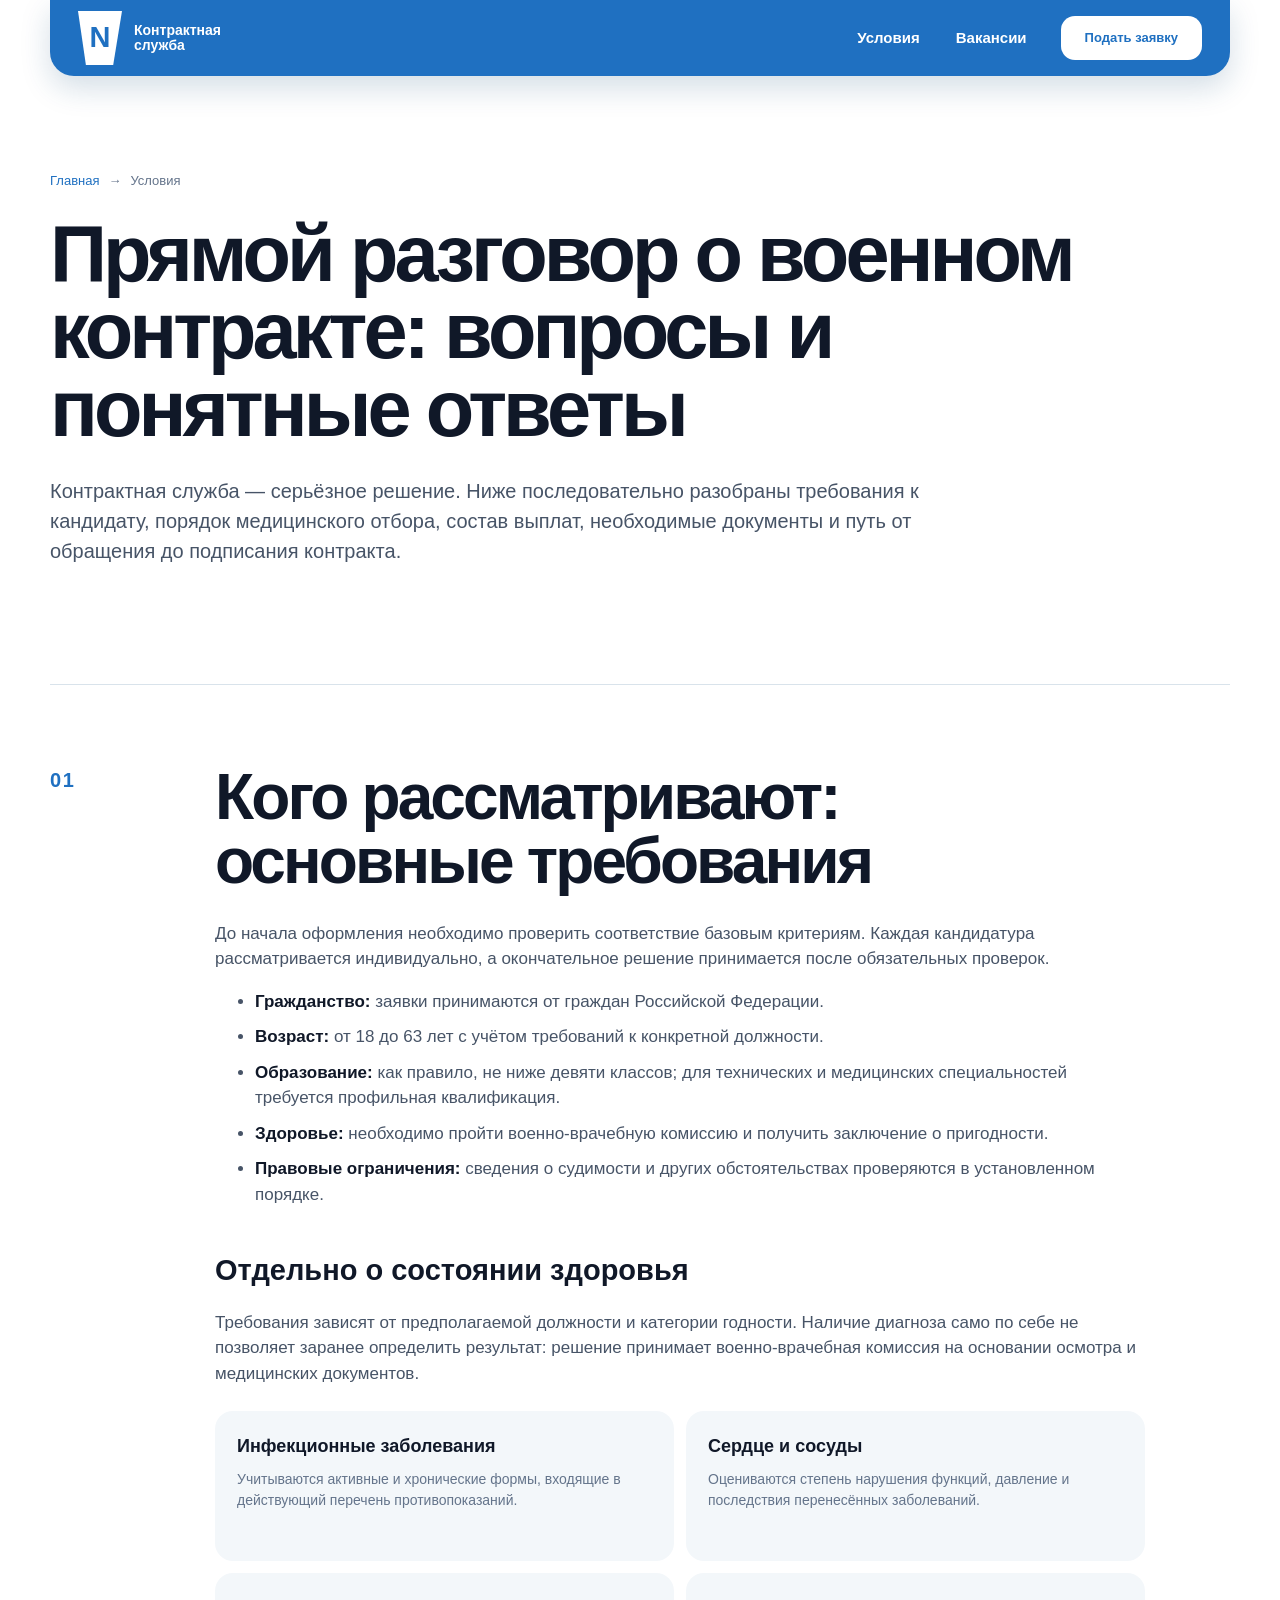
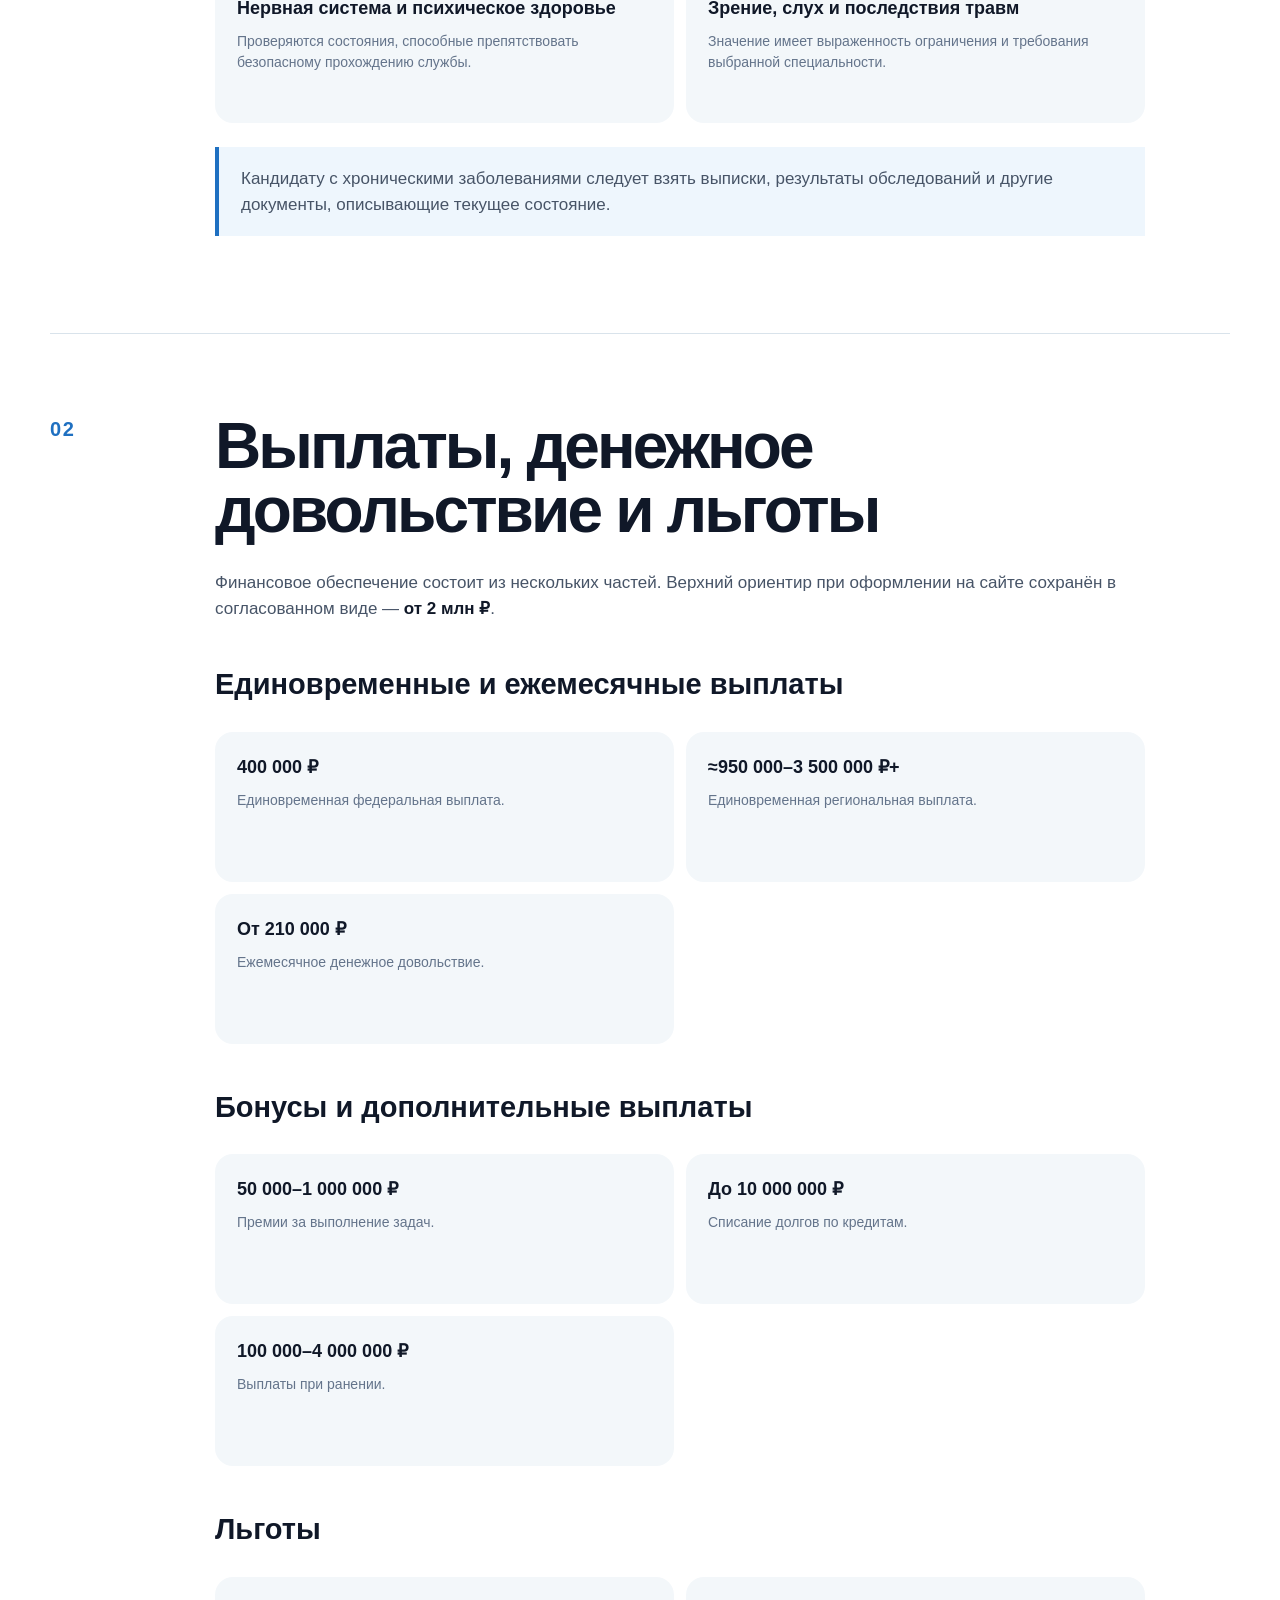
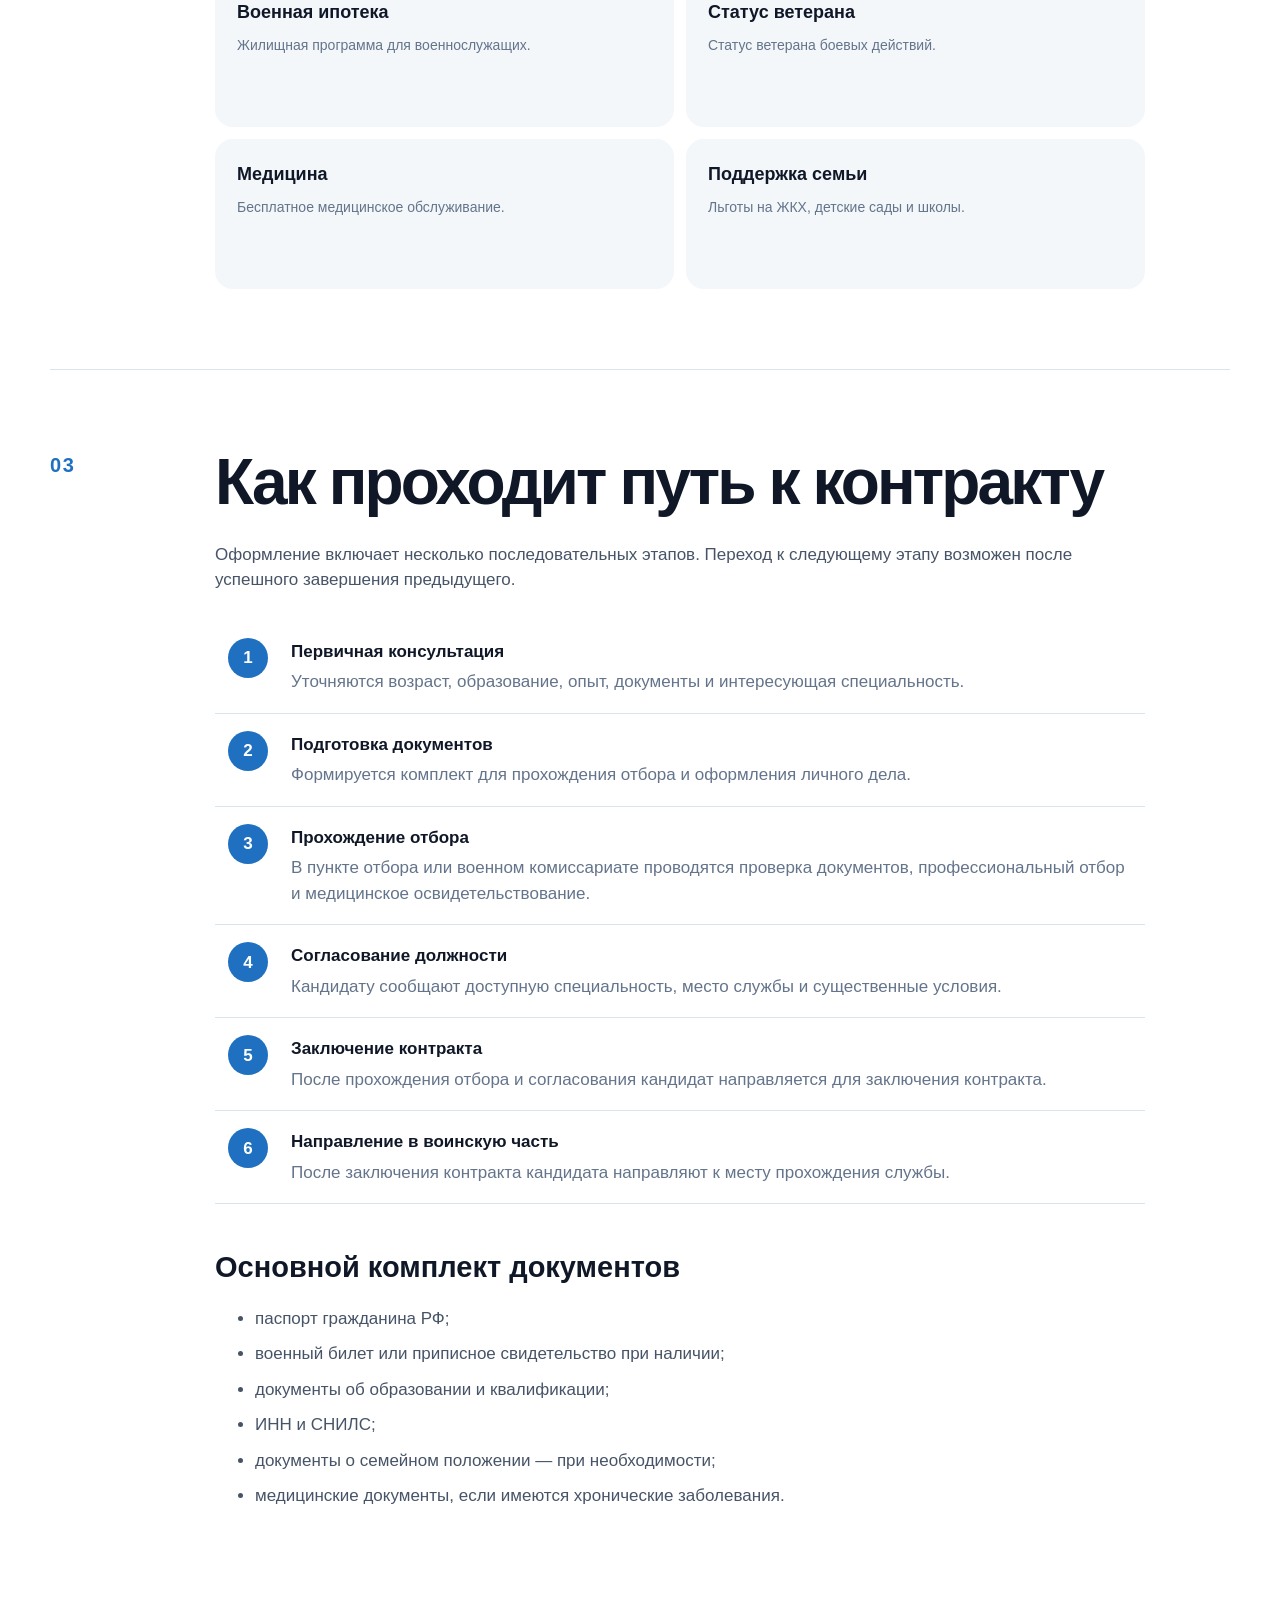
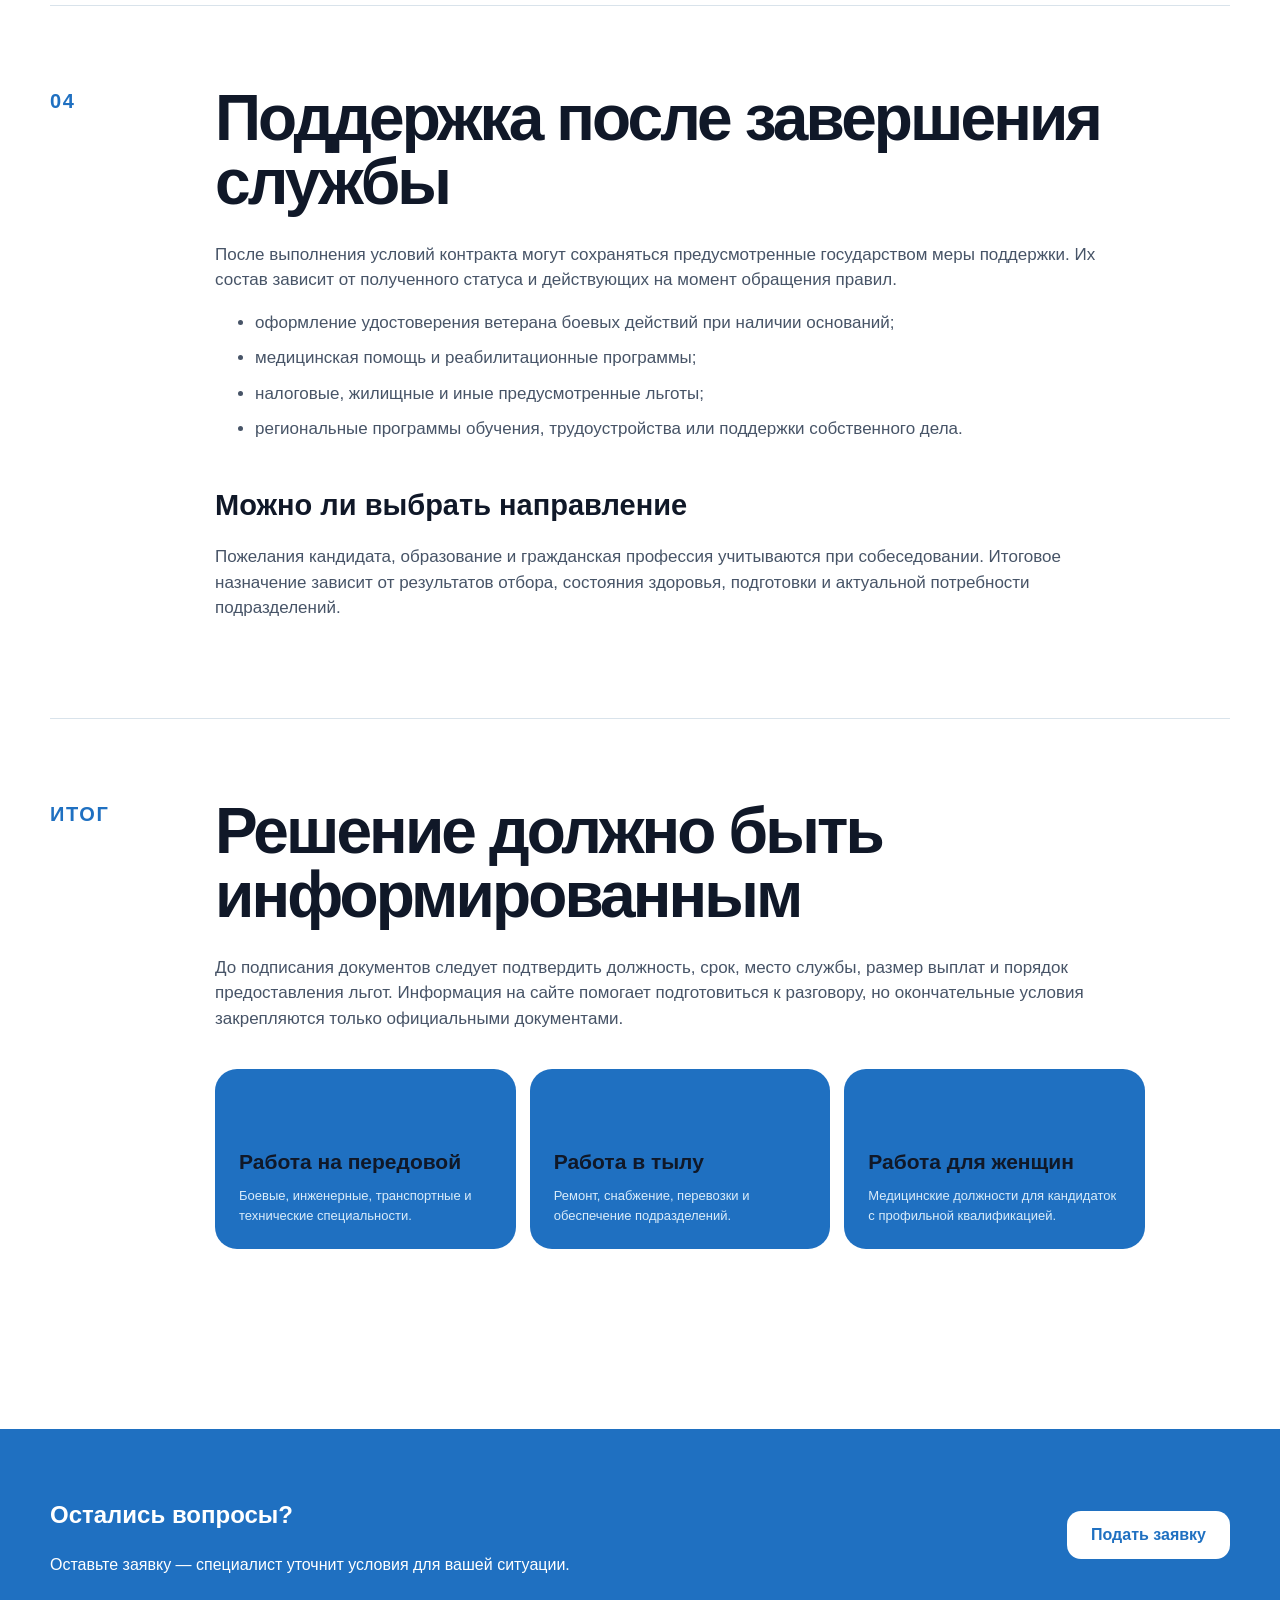
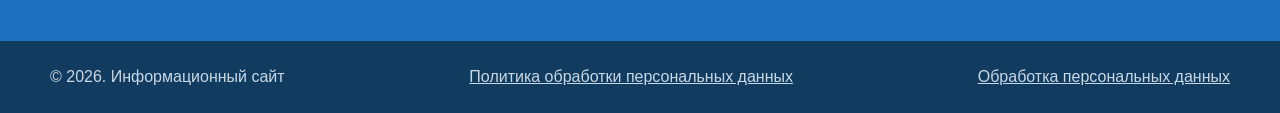
<file: pages/terms.html>
﻿<!doctype html>
<html lang="ru">
<head>
  <meta charset="UTF-8">
  <meta name="viewport" content="width=device-width,initial-scale=1">
  <meta name="theme-color" content="#176bc1">
  <title>Условия контрактной службы</title>
  <link rel="icon" type="image/png" href="/assets/images/favicon.png">
  <link rel="apple-touch-icon" href="/assets/images/favicon.png">
  <link rel="stylesheet" href="../assets/css/styles.css?v=20260914-audit-pass">
  <script src="../assets/js/app.js?v=20260915-customer-pixel" defer></script>
  <!-- Top.Mail.Ru counter -->
  <script type="text/javascript">
  var _tmr = window._tmr || (window._tmr = []);
  _tmr.push({id: "3793921", type: "pageView", start: (new Date()).getTime()});
  (function (d, w, id) {
    if (d.getElementById(id)) return;
    var ts = d.createElement("script"); ts.type = "text/javascript"; ts.async = true; ts.id = id;
    ts.src = "https://top-fwz1.mail.ru/js/code.js";
    var f = function () {var s = d.getElementsByTagName("script")[0]; s.parentNode.insertBefore(ts, s);};
    if (w.opera == "[object Opera]") { d.addEventListener("DOMContentLoaded", f, false); } else { f(); }
  })(document, window, "tmr-code");
  </script>
  <!-- /Top.Mail.Ru counter --></head>
<body>
  <noscript><div><img src="https://top-fwz1.mail.ru/counter?id=3793921;js=na" style="position:absolute;left:-9999px;" alt="Top.Mail.Ru"></div></noscript>
  <header class="site-header" id="top">
    <div class="container header-shell">
      <a class="brand" href="../index.html#top"><span class="brand-mark">N</span><span class="brand-name">Контрактная<br>служба</span></a>
      <button class="menu-toggle" type="button" aria-label="Открыть меню" aria-expanded="false" aria-controls="main-nav"><span></span><span></span><span></span></button>
      <nav class="main-nav" id="main-nav"><a href="terms.html">Условия</a><div class="nav-dropdown"><button class="nav-dropdown-toggle" type="button">Вакансии</button><div class="nav-dropdown-menu"><a href="vacancies.html#frontline">На передовой</a><a href="vacancies.html#rear">В тылу</a></div></div></nav>
      <div class="header-actions"><a class="button button-light" href="../index.html#application">Подать заявку</a></div>
    </div>
  </header>
  <main class="inner-page terms-page">
    <section class="terms-hero"><div class="container"><div class="breadcrumbs"><a href="../index.html">Главная</a><span>→</span><span>Условия</span></div><h1>Прямой разговор о военном контракте: вопросы и понятные ответы</h1><p>Контрактная служба — серьёзное решение. Ниже последовательно разобраны требования к кандидату, порядок медицинского отбора, состав выплат, необходимые документы и путь от обращения до подписания контракта.</p></div></section>

    <article class="container terms-article">
      <section>
        <p class="terms-number">01</p><div class="terms-copy"><h2>Кого рассматривают: основные требования</h2><p>До начала оформления необходимо проверить соответствие базовым критериям. Каждая кандидатура рассматривается индивидуально, а окончательное решение принимается после обязательных проверок.</p><ul><li><strong>Гражданство:</strong> заявки принимаются от граждан Российской Федерации.</li><li><strong>Возраст:</strong> от 18 до 63 лет с учётом требований к конкретной должности.</li><li><strong>Образование:</strong> как правило, не ниже девяти классов; для технических и медицинских специальностей требуется профильная квалификация.</li><li><strong>Здоровье:</strong> необходимо пройти военно-врачебную комиссию и получить заключение о пригодности.</li><li><strong>Правовые ограничения:</strong> сведения о судимости и других обстоятельствах проверяются в установленном порядке.</li></ul><h3>Отдельно о состоянии здоровья</h3><p>Требования зависят от предполагаемой должности и категории годности. Наличие диагноза само по себе не позволяет заранее определить результат: решение принимает военно-врачебная комиссия на основании осмотра и медицинских документов.</p><div class="condition-table"><div><strong>Инфекционные заболевания</strong><span>Учитываются активные и хронические формы, входящие в действующий перечень противопоказаний.</span></div><div><strong>Сердце и сосуды</strong><span>Оцениваются степень нарушения функций, давление и последствия перенесённых заболеваний.</span></div><div><strong>Нервная система и психическое здоровье</strong><span>Проверяются состояния, способные препятствовать безопасному прохождению службы.</span></div><div><strong>Зрение, слух и последствия травм</strong><span>Значение имеет выраженность ограничения и требования выбранной специальности.</span></div></div><p class="terms-note">Кандидату с хроническими заболеваниями следует взять выписки, результаты обследований и другие документы, описывающие текущее состояние.</p></div>
      </section>

      <section>
        <p class="terms-number">02</p><div class="terms-copy"><h2>Выплаты, денежное довольствие и льготы</h2><p>Финансовое обеспечение состоит из нескольких частей. Верхний ориентир при оформлении на сайте сохранён в согласованном виде — <strong>от 2 млн ₽</strong>.</p><h3>Единовременные и ежемесячные выплаты</h3><div class="condition-table"><div><strong>400 000 ₽</strong><span>Единовременная федеральная выплата.</span></div><div><strong>≈950 000–3 500 000 ₽+</strong><span>Единовременная региональная выплата.</span></div><div><strong>От 210 000 ₽</strong><span>Ежемесячное денежное довольствие.</span></div></div><h3>Бонусы и дополнительные выплаты</h3><div class="condition-table"><div><strong>50 000–1 000 000 ₽</strong><span>Премии за выполнение задач.</span></div><div><strong>До 10 000 000 ₽</strong><span>Списание долгов по кредитам.</span></div><div><strong>100 000–4 000 000 ₽</strong><span>Выплаты при ранении.</span></div></div><h3>Льготы</h3><div class="condition-table"><div><strong>Военная ипотека</strong><span>Жилищная программа для военнослужащих.</span></div><div><strong>Статус ветерана</strong><span>Статус ветерана боевых действий.</span></div><div><strong>Медицина</strong><span>Бесплатное медицинское обслуживание.</span></div><div><strong>Поддержка семьи</strong><span>Льготы на ЖКХ, детские сады и школы.</span></div></div></div>
      </section>

      <section>
        <p class="terms-number">03</p><div class="terms-copy"><h2>Как проходит путь к контракту</h2><p>Оформление включает несколько последовательных этапов. Переход к следующему этапу возможен после успешного завершения предыдущего.</p><ol class="terms-steps"><li><strong>Первичная консультация</strong><span>Уточняются возраст, образование, опыт, документы и интересующая специальность.</span></li><li><strong>Подготовка документов</strong><span>Формируется комплект для прохождения отбора и оформления личного дела.</span></li><li><strong>Прохождение отбора</strong><span>В пункте отбора или военном комиссариате проводятся проверка документов, профессиональный отбор и медицинское освидетельствование.</span></li><li><strong>Согласование должности</strong><span>Кандидату сообщают доступную специальность, место службы и существенные условия.</span></li><li><strong>Заключение контракта</strong><span>После прохождения отбора и согласования кандидат направляется для заключения контракта.</span></li><li><strong>Направление в воинскую часть</strong><span>После заключения контракта кандидата направляют к месту прохождения службы.</span></li></ol><h3>Основной комплект документов</h3><ul><li>паспорт гражданина РФ;</li><li>военный билет или приписное свидетельство при наличии;</li><li>документы об образовании и квалификации;</li><li>ИНН и СНИЛС;</li><li>документы о семейном положении — при необходимости;</li><li>медицинские документы, если имеются хронические заболевания.</li></ul></div>
      </section>

      <section>
        <p class="terms-number">04</p><div class="terms-copy"><h2>Поддержка после завершения службы</h2><p>После выполнения условий контракта могут сохраняться предусмотренные государством меры поддержки. Их состав зависит от полученного статуса и действующих на момент обращения правил.</p><ul><li>оформление удостоверения ветерана боевых действий при наличии оснований;</li><li>медицинская помощь и реабилитационные программы;</li><li>налоговые, жилищные и иные предусмотренные льготы;</li><li>региональные программы обучения, трудоустройства или поддержки собственного дела.</li></ul><h3>Можно ли выбрать направление</h3><p>Пожелания кандидата, образование и гражданская профессия учитываются при собеседовании. Итоговое назначение зависит от результатов отбора, состояния здоровья, подготовки и актуальной потребности подразделений.</p></div>
      </section>

      <section class="terms-conclusion"><p class="terms-number">Итог</p><div class="terms-copy"><h2>Решение должно быть информированным</h2><p>До подписания документов следует подтвердить должность, срок, место службы, размер выплат и порядок предоставления льгот. Информация на сайте помогает подготовиться к разговору, но окончательные условия закрепляются только официальными документами.</p><div class="terms-direction-links"><a href="vacancies.html#frontline"><strong>Работа на передовой</strong><span>Боевые, инженерные, транспортные и технические специальности.</span></a><a href="vacancies.html#rear"><strong>Работа в тылу</strong><span>Ремонт, снабжение, перевозки и обеспечение подразделений.</span></a><a href="vacancies.html#women"><strong>Работа для женщин</strong><span>Медицинские должности для кандидаток с профильной квалификацией.</span></a></div></div></section>
    </article>
  </main>
  <section class="inner-cta"><div class="container"><div><h2>Остались вопросы?</h2><p>Оставьте заявку — специалист уточнит условия для вашей ситуации.</p></div><a class="button button-light" href="../index.html#application">Подать заявку</a></div></section>
  <footer class="simple-footer"><div class="container"><span>© <span data-current-year></span>. Информационный сайт</span><a href="privacy.html">Политика обработки персональных данных</a><a href="personal-data.html">Обработка персональных данных</a></div></footer><!-- Yandex.Metrika counter -->
  <script>
    (function(m,e,t,r,i,k,a){m[i]=m[i]||function(){(m[i].a=m[i].a||[]).push(arguments)};m[i].l=1*new Date();for(var j=0;j<document.scripts.length;j++){if(document.scripts[j].src===r){return;}}k=e.createElement(t),a=e.getElementsByTagName(t)[0],k.async=1,k.src=r,a.parentNode.insertBefore(k,a)})(window,document,'script','https://mc.yandex.ru/metrika/tag.js?id=112544225','ym');
    ym(112544225,'init',{ssr:true,webvisor:true,clickmap:true,ecommerce:'dataLayer',referrer:document.referrer,url:location.href,accurateTrackBounce:true,trackLinks:true});
  </script>
  <noscript><div><img src="https://mc.yandex.ru/watch/112544225" style="position:absolute; left:-9999px;" alt=""></div></noscript>
  <!-- /Yandex.Metrika counter -->
</body>
</html>
</file>
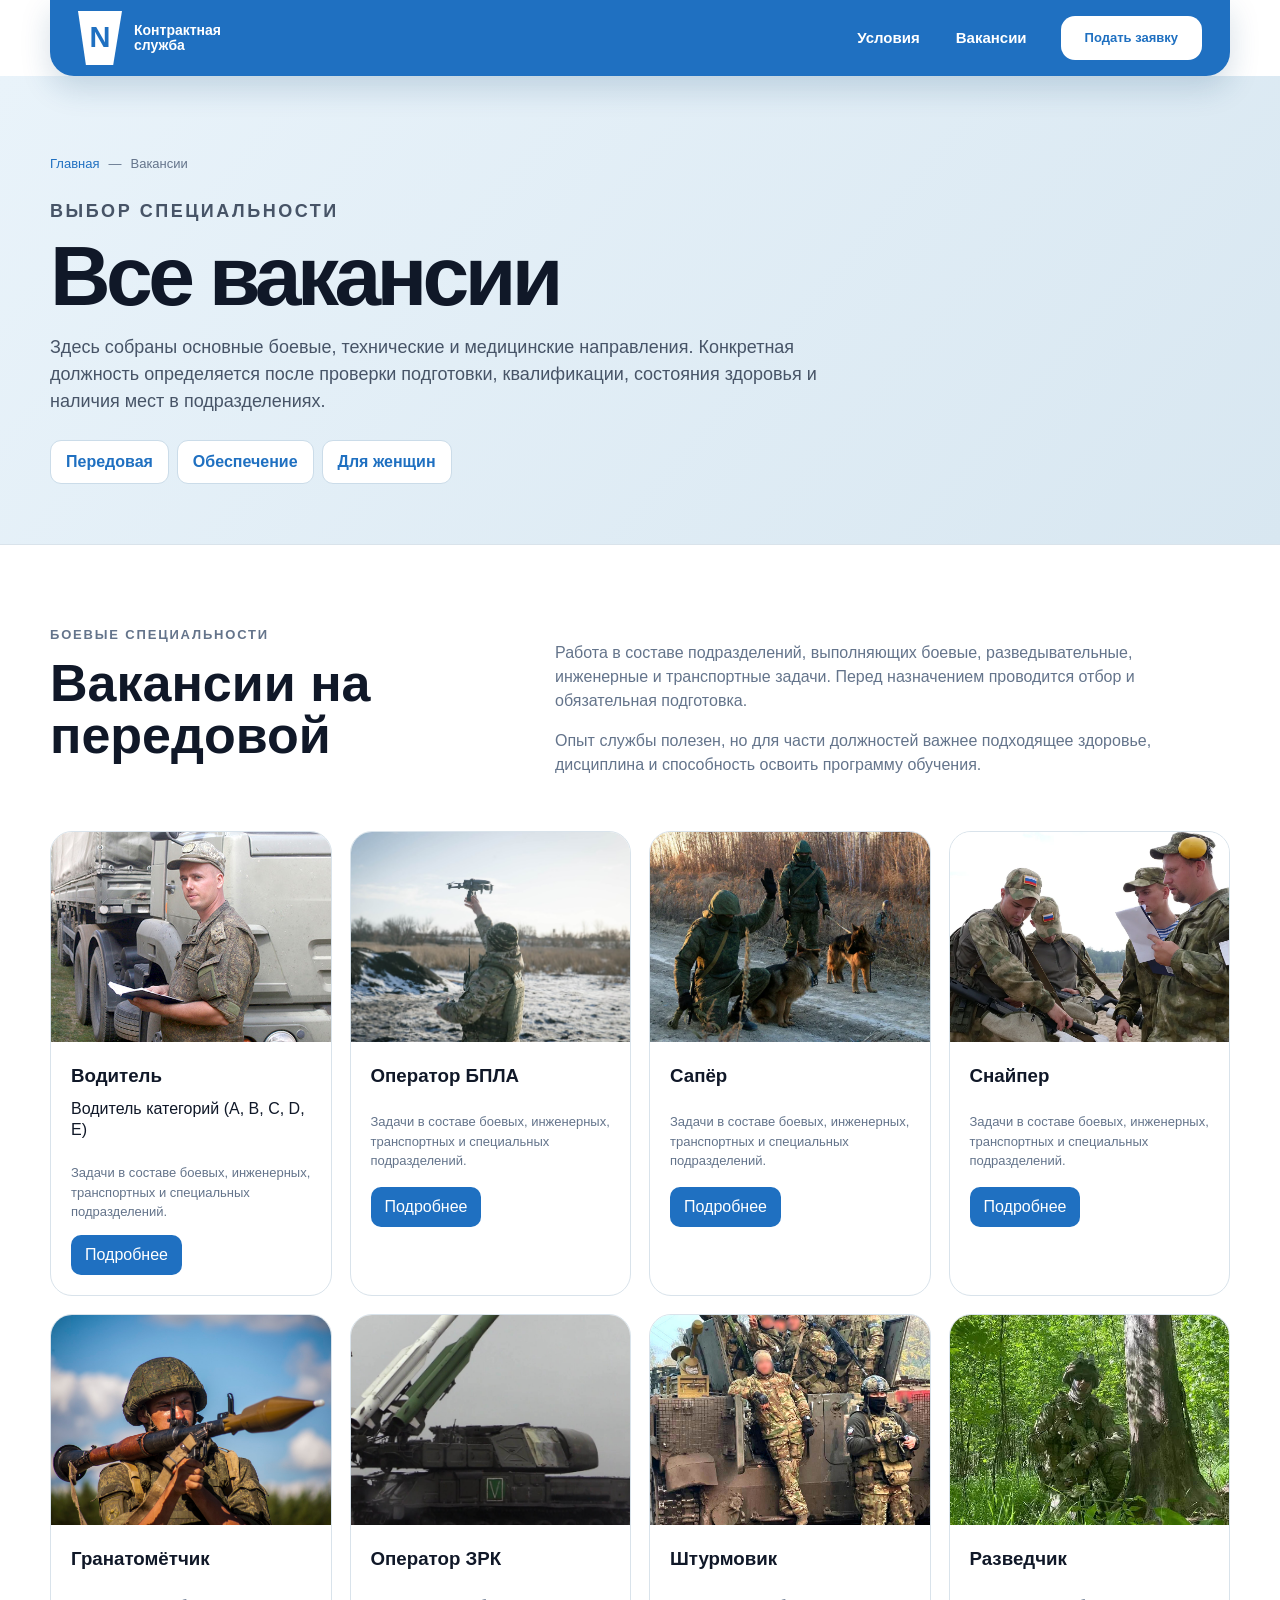
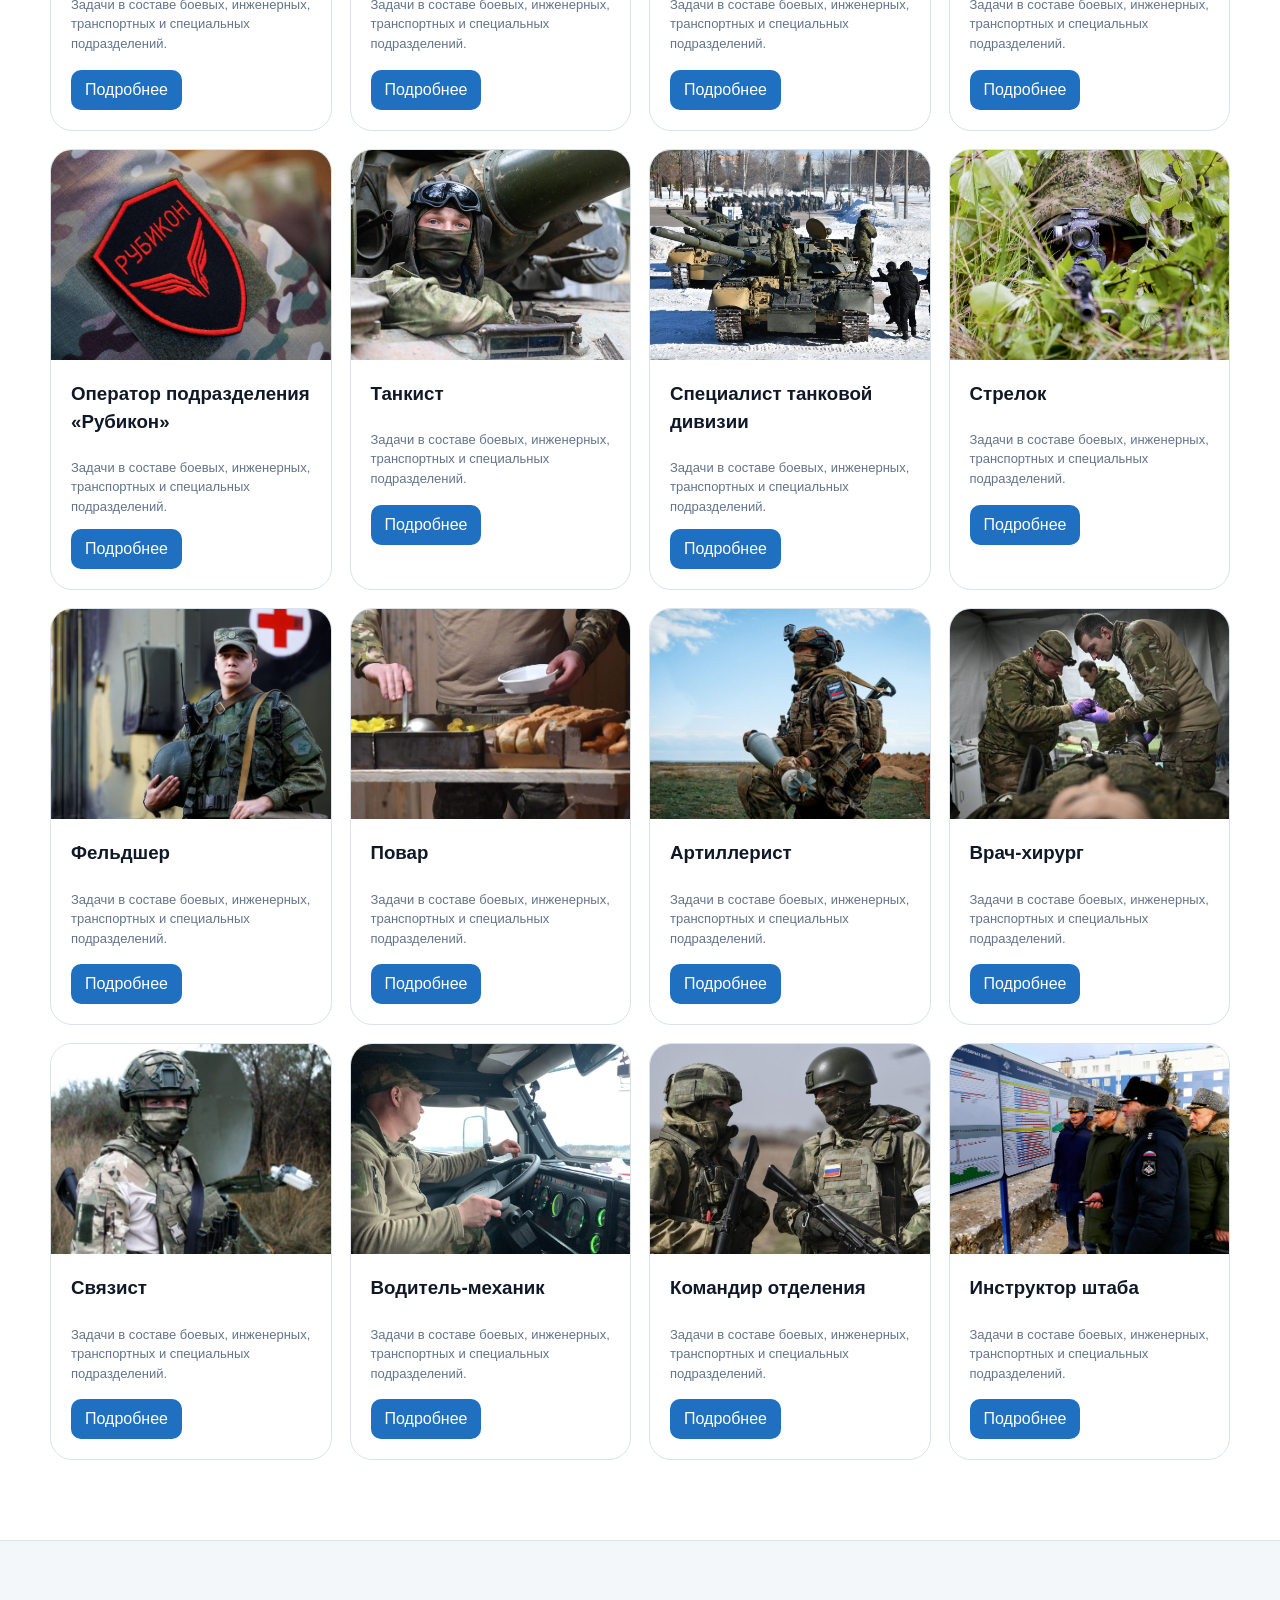
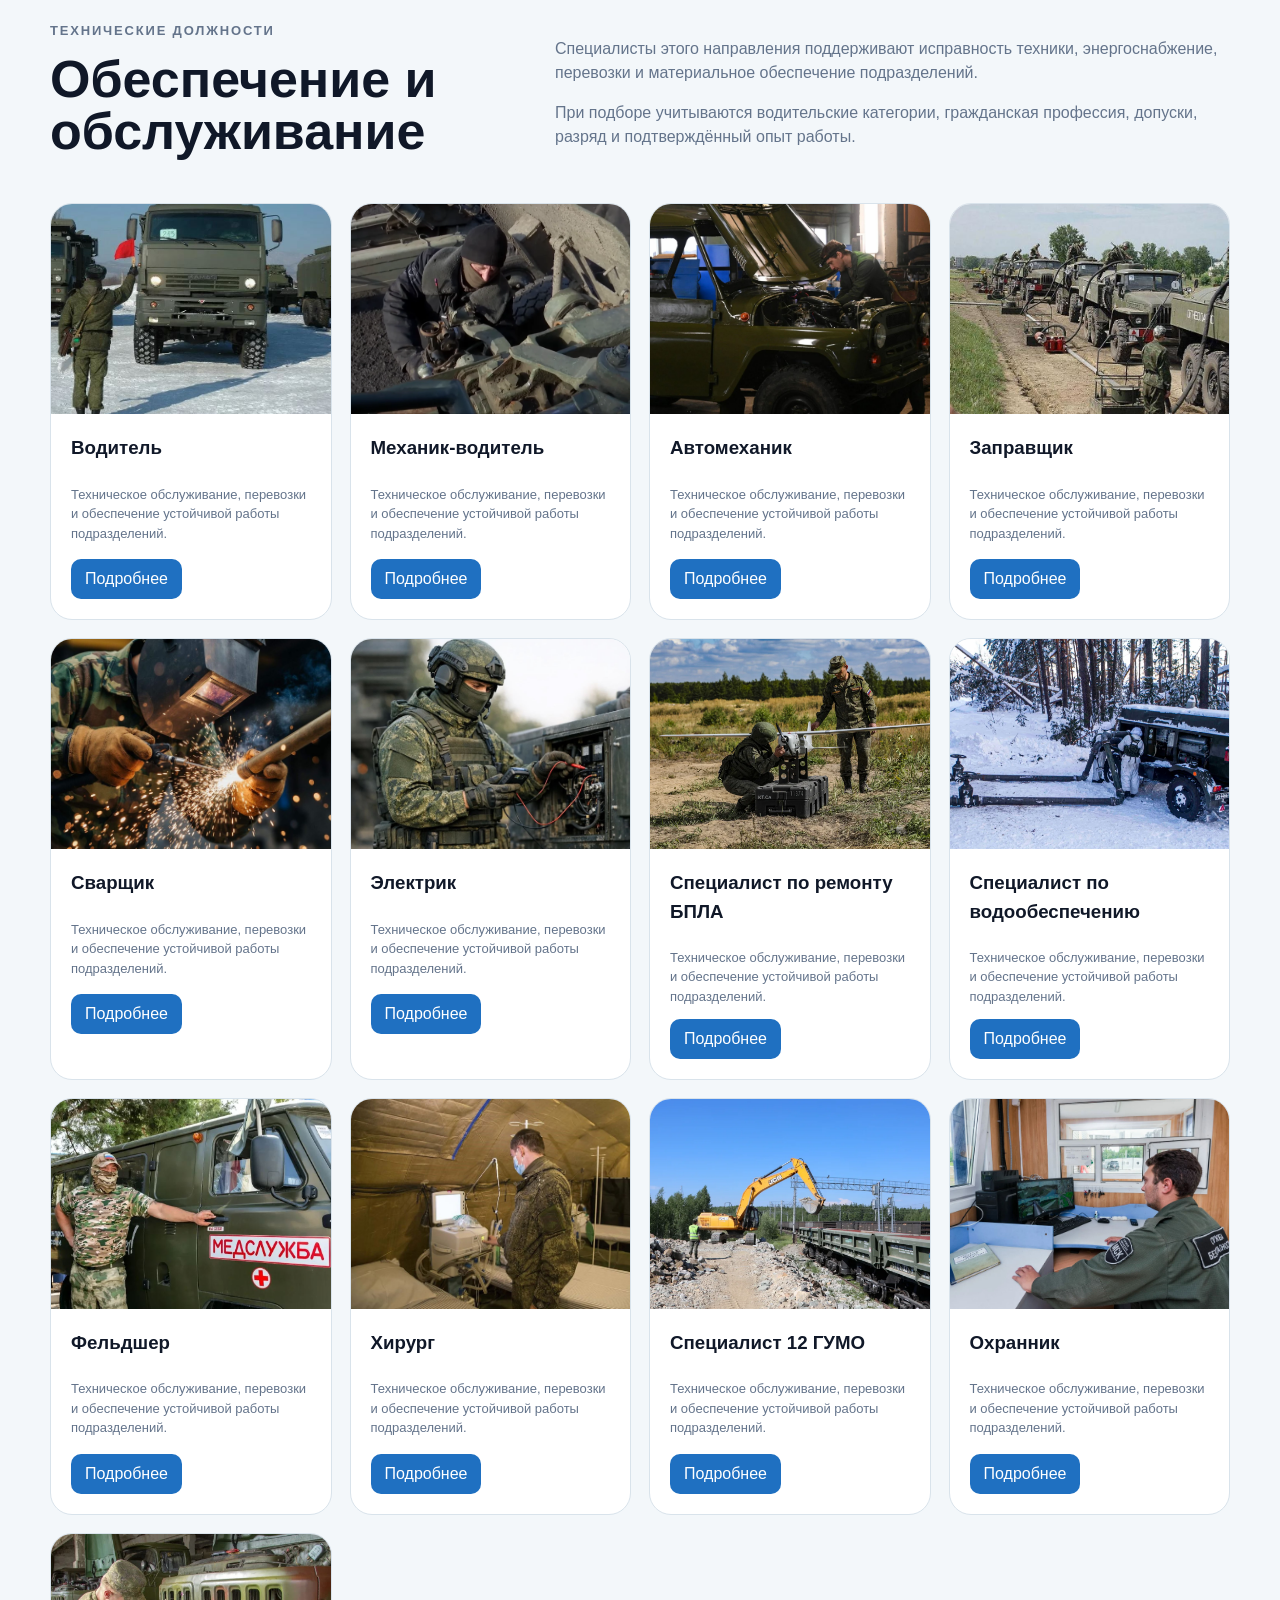
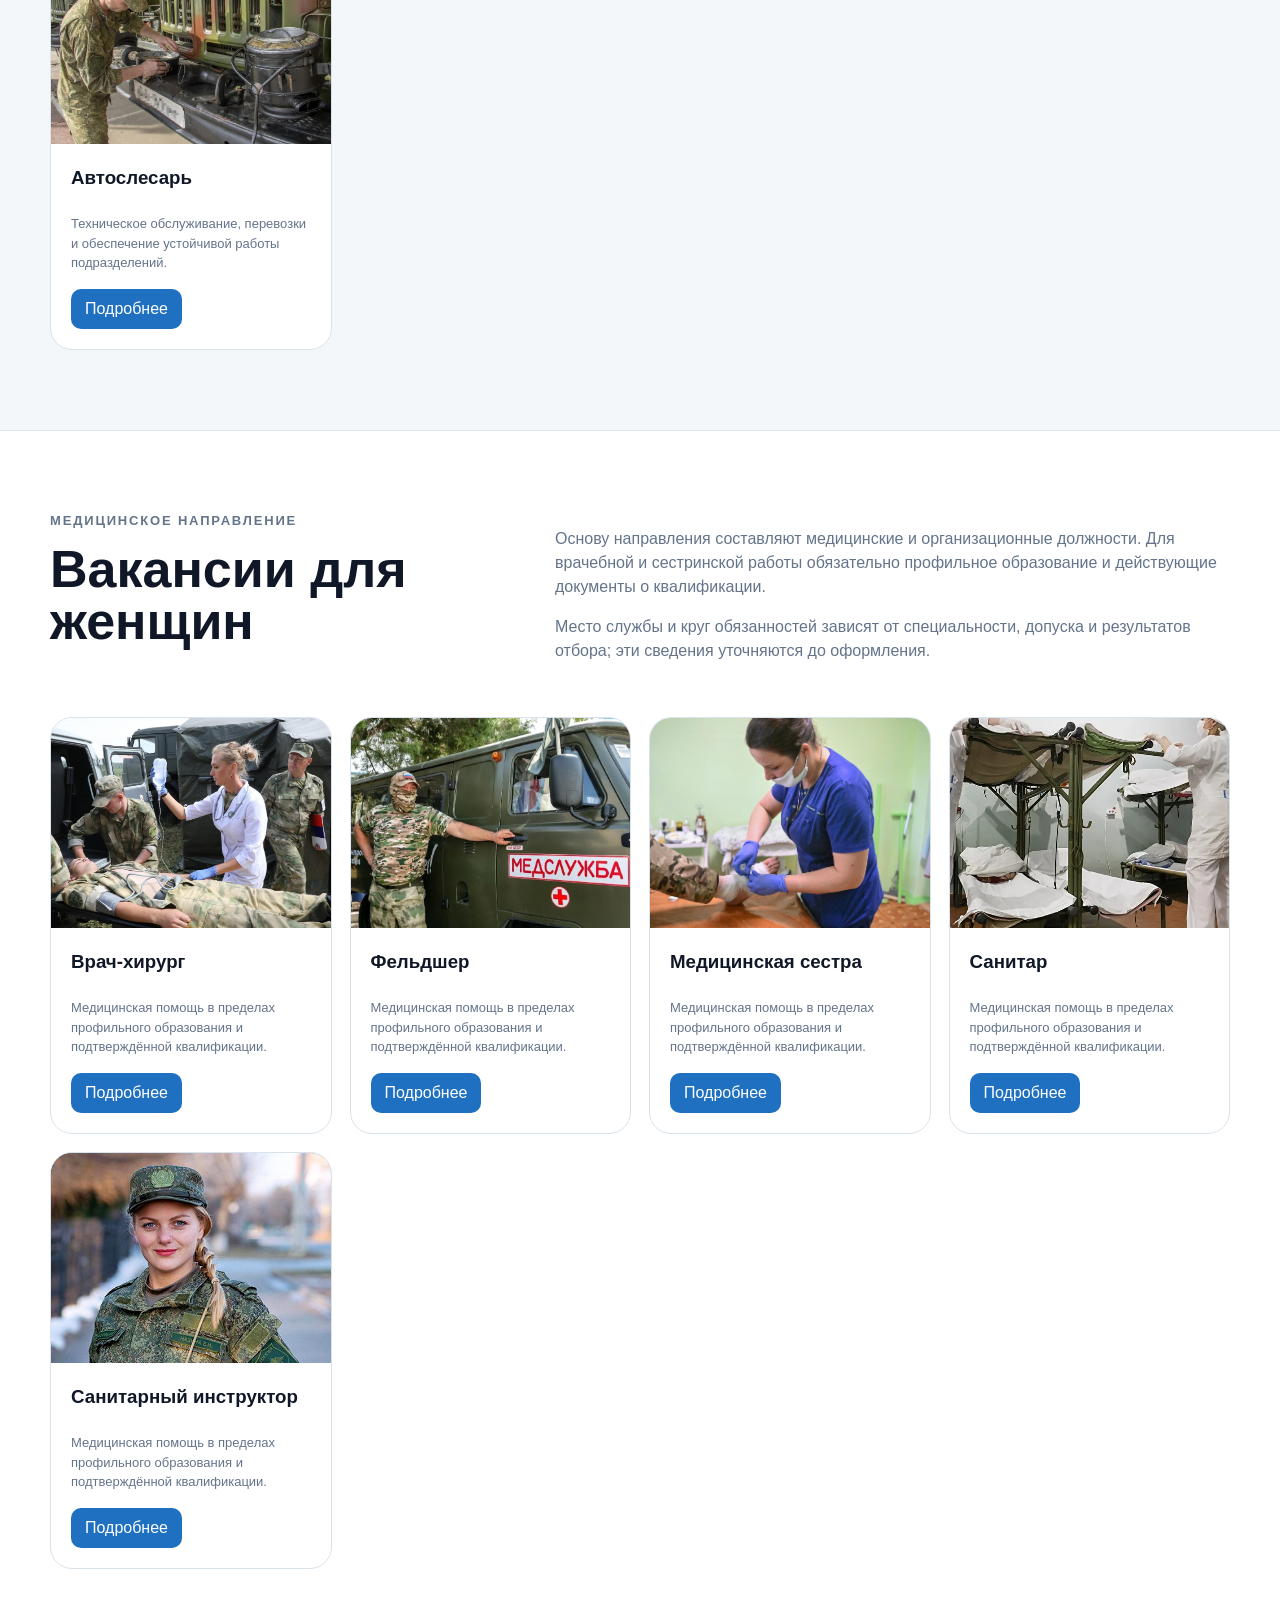
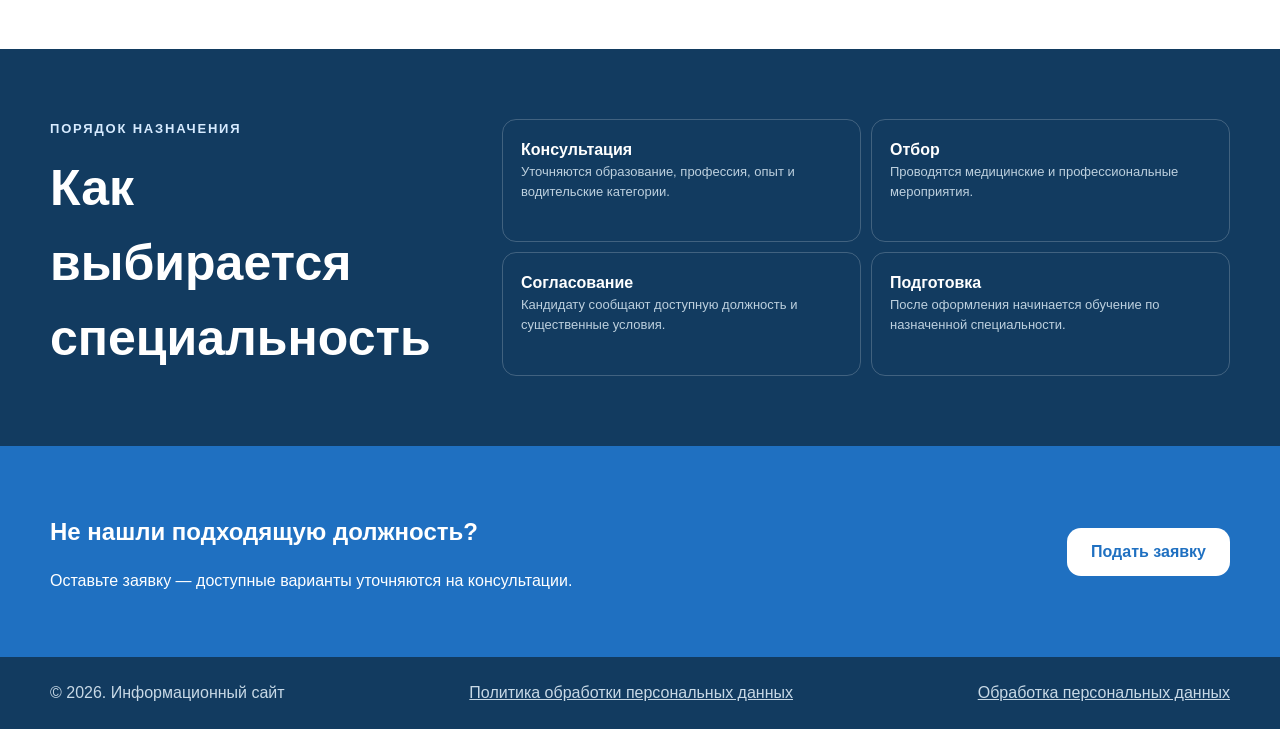
<file: pages/vacancies.html>
﻿<!doctype html>
<html lang="ru">
<head>
  <meta charset="UTF-8">
  <meta name="viewport" content="width=device-width,initial-scale=1">
  <meta name="theme-color" content="#176bc1">
  <meta name="description" content="Основные направления и специальности контрактной службы: задачи, требования и порядок подбора вакансии.">
  <title>Вакансии на СВО</title>
  <link rel="icon" type="image/png" href="/assets/images/favicon.png">
  <link rel="apple-touch-icon" href="/assets/images/favicon.png">
  <link rel="stylesheet" href="../assets/css/styles.css?v=20260914-audit-pass">
  <script src="../assets/js/app.js?v=20260915-customer-pixel" defer></script>
  <!-- Top.Mail.Ru counter -->
  <script type="text/javascript">
  var _tmr = window._tmr || (window._tmr = []);
  _tmr.push({id: "3793921", type: "pageView", start: (new Date()).getTime()});
  (function (d, w, id) {
    if (d.getElementById(id)) return;
    var ts = d.createElement("script"); ts.type = "text/javascript"; ts.async = true; ts.id = id;
    ts.src = "https://top-fwz1.mail.ru/js/code.js";
    var f = function () {var s = d.getElementsByTagName("script")[0]; s.parentNode.insertBefore(ts, s);};
    if (w.opera == "[object Opera]") { d.addEventListener("DOMContentLoaded", f, false); } else { f(); }
  })(document, window, "tmr-code");
  </script>
  <!-- /Top.Mail.Ru counter --></head>
<body>
  <noscript><div><img src="https://top-fwz1.mail.ru/counter?id=3793921;js=na" style="position:absolute;left:-9999px;" alt="Top.Mail.Ru"></div></noscript>
  <header class="site-header" id="top">
    <div class="container header-shell">
      <a class="brand" href="../index.html#top"><span class="brand-mark">N</span><span class="brand-name">Контрактная<br>служба</span></a>
      <button class="menu-toggle" type="button" aria-label="Открыть меню" aria-expanded="false" aria-controls="main-nav"><span></span><span></span><span></span></button>
      <nav class="main-nav" id="main-nav">
        <a href="terms.html">Условия</a>
        <div class="nav-dropdown">
          <button class="nav-dropdown-toggle" type="button">Вакансии</button>
          <div class="nav-dropdown-menu"><a href="vacancies.html#frontline">На передовой</a><a href="vacancies.html#rear">В тылу</a></div>
        </div>
      </nav>
      <div class="header-actions"><a class="button button-light" href="../index.html#application">Подать заявку</a></div>
    </div>
  </header>

  <main class="inner-page vacancy-catalog">
    <section class="inner-header catalog-header">
      <div class="container">
        <div class="breadcrumbs"><a href="../index.html">Главная</a><span>—</span><span>Вакансии</span></div>
        <p class="eyebrow">Выбор специальности</p>
        <h1>Все вакансии</h1>
        <p>Здесь собраны основные боевые, технические и медицинские направления. Конкретная должность определяется после проверки подготовки, квалификации, состояния здоровья и наличия мест в подразделениях.</p>
        <div class="catalog-nav"><a href="#frontline">Передовая</a><a href="#rear">Обеспечение</a><a href="#women">Для женщин</a></div>
      </div>
    </section>

    <section class="catalog-section" id="frontline">
      <div class="container">
        <div class="catalog-intro"><div><p class="eyebrow">Боевые специальности</p><h2>Вакансии на передовой</h2></div><div><p>Работа в составе подразделений, выполняющих боевые, разведывательные, инженерные и транспортные задачи. Перед назначением проводится отбор и обязательная подготовка.</p><p>Опыт службы полезен, но для части должностей важнее подходящее здоровье, дисциплина и способность освоить программу обучения.</p></div></div>
        <div class="catalog-job-grid">
          <article class="catalog-job"><div class="job-image job-driver"></div><div><h3>Водитель</h3><p>Перевозка личного состава, имущества и грузов на закреплённой технике.</p><a href="vacancy.html?job=driver">Подробнее</a></div></article>
          <article class="catalog-job"><div class="job-image job-drone"></div><div><h3>Оператор БПЛА</h3><p>Подготовка комплекса, управление аппаратом и передача результатов наблюдения.</p><a href="vacancy.html?job=drone-operator">Подробнее</a></div></article>
          <article class="catalog-job"><div class="job-image job-engineer"></div><div><h3>Сапёр</h3><p>Инженерная разведка, проверка маршрутов и работа со средствами разминирования.</p><a href="vacancy.html?job=sapper">Подробнее</a></div></article>
          <article class="catalog-job"><div class="job-image job-sniper"></div><div><h3>Снайпер</h3><p>Наблюдение, выбор позиции и выполнение задач в составе подразделения.</p><a href="vacancy.html?job=sniper">Подробнее</a></div></article>
          <article class="catalog-job"><div class="job-image job-scout"></div><div><h3>Разведчик</h3><p>Сбор и передача сведений, наблюдение и ориентирование на местности.</p><a href="vacancy.html?job=scout">Подробнее</a></div></article>
          <article class="catalog-job"><div class="job-image job-tank"></div><div><h3>Танкист</h3><p>Работа в составе экипажа, обслуживание машины и выполнение штатных задач.</p><a href="vacancy.html?job=tanker">Подробнее</a></div></article>
          <article class="catalog-job"><div class="job-image job-shooter"></div><div><h3>Стрелок</h3><p>Подготовка вооружения и выполнение задач мотострелкового подразделения.</p><a href="vacancy.html?job=rifleman">Подробнее</a></div></article>
          <article class="catalog-job"><div class="job-image job-command"></div><div><h3>Командир отделения</h3><p>Организация работы группы, постановка задач и контроль их выполнения.</p><a href="vacancy.html?job=squad-commander">Подробнее</a></div></article>
        </div>
      </div>
    </section>

    <section class="catalog-section catalog-section-soft" id="rear">
      <div class="container">
        <div class="catalog-intro"><div><p class="eyebrow">Технические должности</p><h2>Обеспечение и обслуживание</h2></div><div><p>Специалисты этого направления поддерживают исправность техники, энергоснабжение, перевозки и материальное обеспечение подразделений.</p><p>При подборе учитываются водительские категории, гражданская профессия, допуски, разряд и подтверждённый опыт работы.</p></div></div>
        <div class="catalog-job-grid">
          <article class="catalog-job"><div class="job-image job-mechanic"></div><div><h3>Механик-водитель</h3><p>Управление закреплённой техникой, осмотр и устранение доступных неисправностей.</p><a href="vacancy.html?job=mechanic-driver">Подробнее</a></div></article>
          <article class="catalog-job"><div class="job-image job-welder"></div><div><h3>Сварщик</h3><p>Сварочные и восстановительные работы с соблюдением требований безопасности.</p><a href="vacancy.html?job=welder">Подробнее</a></div></article>
          <article class="catalog-job"><div class="job-image job-electric"></div><div><h3>Электрик</h3><p>Осмотр, подключение и обслуживание электрооборудования и временных сетей.</p><a href="vacancy.html?job=electrician">Подробнее</a></div></article>
          <article class="catalog-job"><div class="job-image job-repair"></div><div><h3>Специалист по ремонту</h3><p>Диагностика оборудования, техническое обслуживание и замена узлов.</p><a href="vacancy.html?job=repair-specialist">Подробнее</a></div></article>
          <article class="catalog-job"><div class="job-image job-supply"></div><div><h3>Специалист снабжения</h3><p>Учёт, приём, хранение и выдача имущества по установленным документам.</p><a href="vacancy.html?job=supply-specialist">Подробнее</a></div></article>
        </div>
      </div>
    </section>

    <section class="catalog-section" id="women">
      <div class="container">
        <div class="catalog-intro"><div><p class="eyebrow">Медицинское направление</p><h2>Вакансии для женщин</h2></div><div><p>Основу направления составляют медицинские и организационные должности. Для врачебной и сестринской работы обязательно профильное образование и действующие документы о квалификации.</p><p>Место службы и круг обязанностей зависят от специальности, допуска и результатов отбора; эти сведения уточняются до оформления.</p></div></div>
        <div class="catalog-job-grid">
          <article class="catalog-job"><div class="job-image job-doctor"></div><div><h3>Военный врач</h3><p>Диагностика, лечение и организация медицинской помощи в рамках специализации.</p><a href="vacancy.html?job=military-doctor">Подробнее</a></div></article>
          <article class="catalog-job"><div class="job-image job-paramedic"></div><div><h3>Фельдшер</h3><p>Доврачебная помощь, оценка состояния и выполнение разрешённых процедур.</p><a href="vacancy.html?job=paramedic">Подробнее</a></div></article>
          <article class="catalog-job"><div class="job-image job-nurse"></div><div><h3>Медицинская сестра</h3><p>Выполнение назначений, наблюдение за состоянием пациентов и ведение документации.</p><a href="vacancy.html?job=nurse">Подробнее</a></div></article>
          <article class="catalog-job"><div class="job-image job-orderly"></div><div><h3>Санитар</h3><p>Помощь медицинскому персоналу, уход и поддержание санитарного порядка.</p><a href="vacancy.html?job=orderly">Подробнее</a></div></article>
          <article class="catalog-job"><div class="job-image job-instructor"></div><div><h3>Санитарный инструктор</h3><p>Обучение первой помощи и контроль готовности медицинского имущества.</p><a href="vacancy.html?job=sanitary-instructor">Подробнее</a></div></article>
        </div>
      </div>
    </section>

    <section class="catalog-selection">
      <div class="container"><div><p class="eyebrow light">Порядок назначения</p><h2>Как выбирается специальность</h2></div><ol><li><strong>Консультация</strong><span>Уточняются образование, профессия, опыт и водительские категории.</span></li><li><strong>Отбор</strong><span>Проводятся медицинские и профессиональные мероприятия.</span></li><li><strong>Согласование</strong><span>Кандидату сообщают доступную должность и существенные условия.</span></li><li><strong>Подготовка</strong><span>После оформления начинается обучение по назначенной специальности.</span></li></ol></div>
    </section>
  </main>

  <section class="inner-cta"><div class="container"><div><h2>Не нашли подходящую должность?</h2><p>Оставьте заявку — доступные варианты уточняются на консультации.</p></div><a class="button button-light" href="../index.html#application">Подать заявку</a></div></section>
  <footer class="simple-footer"><div class="container"><span>© <span data-current-year></span>. Информационный сайт</span><a href="privacy.html">Политика обработки персональных данных</a><a href="personal-data.html">Обработка персональных данных</a></div></footer><!-- Yandex.Metrika counter -->
  <script>
    (function(m,e,t,r,i,k,a){m[i]=m[i]||function(){(m[i].a=m[i].a||[]).push(arguments)};m[i].l=1*new Date();for(var j=0;j<document.scripts.length;j++){if(document.scripts[j].src===r){return;}}k=e.createElement(t),a=e.getElementsByTagName(t)[0],k.async=1,k.src=r,a.parentNode.insertBefore(k,a)})(window,document,'script','https://mc.yandex.ru/metrika/tag.js?id=112544225','ym');
    ym(112544225,'init',{ssr:true,webvisor:true,clickmap:true,ecommerce:'dataLayer',referrer:document.referrer,url:location.href,accurateTrackBounce:true,trackLinks:true});
  </script>
  <noscript><div><img src="https://mc.yandex.ru/watch/112544225" style="position:absolute; left:-9999px;" alt=""></div></noscript>
  <!-- /Yandex.Metrika counter -->
</body>
</html>
</file>
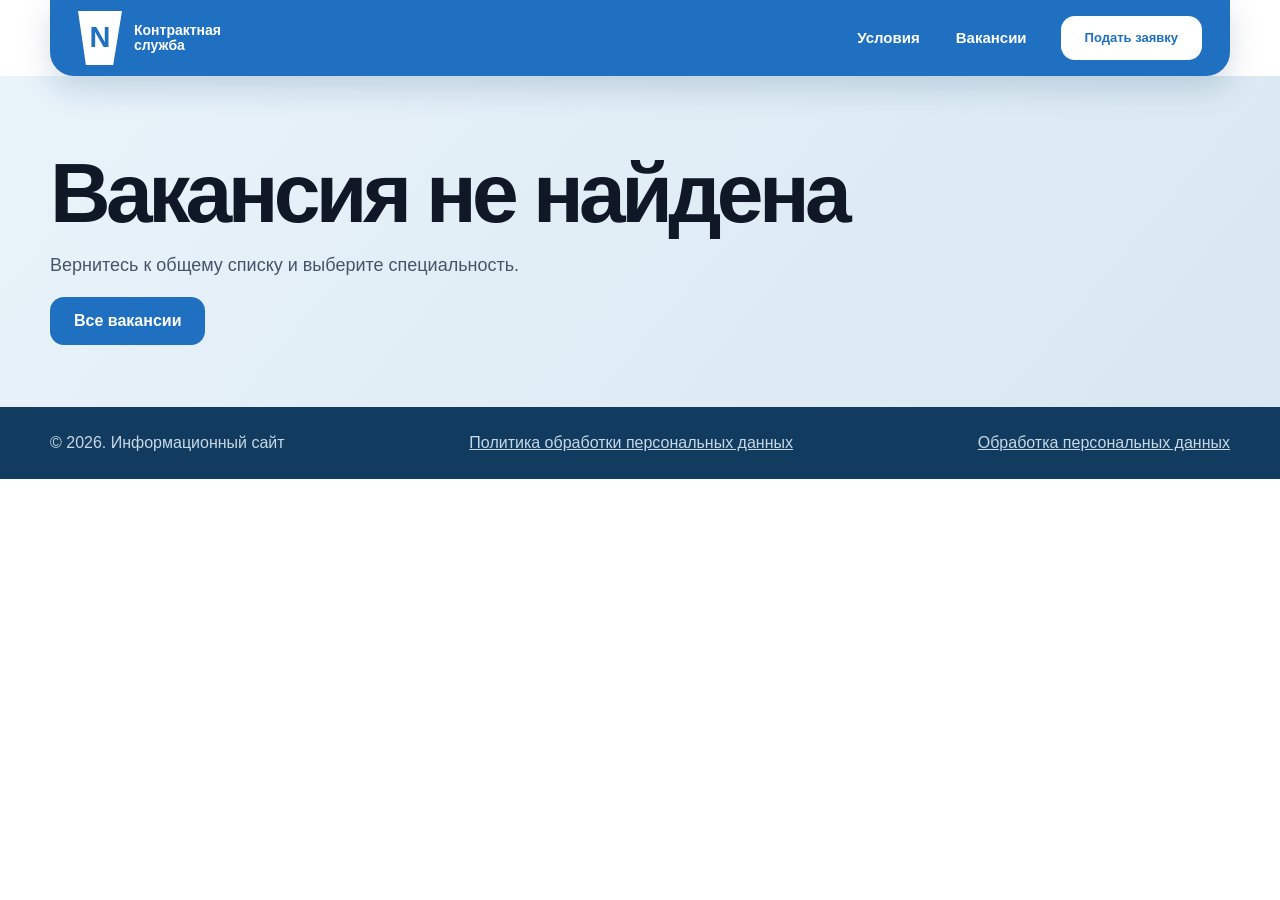
<file: pages/vacancy.html>
﻿<!doctype html>
<html lang="ru">
<head>
  <meta charset="UTF-8">
  <meta name="viewport" content="width=device-width,initial-scale=1">
  <meta name="description" content="Подробное описание специальности контрактной службы">
  <title>Описание вакансии</title>
  <link rel="icon" type="image/png" href="/assets/images/favicon.png">
  <link rel="apple-touch-icon" href="/assets/images/favicon.png">
  <link rel="stylesheet" href="../assets/css/styles.css?v=20260914-audit-pass">
  <script src="../assets/js/app.js?v=20260915-customer-pixel" defer></script>
  <script src="../assets/js/vacancies.js?v=20260914-audit-pass" defer></script>
  <!-- Top.Mail.Ru counter -->
  <script type="text/javascript">
  var _tmr = window._tmr || (window._tmr = []);
  _tmr.push({id: "3793921", type: "pageView", start: (new Date()).getTime()});
  (function (d, w, id) {
    if (d.getElementById(id)) return;
    var ts = d.createElement("script"); ts.type = "text/javascript"; ts.async = true; ts.id = id;
    ts.src = "https://top-fwz1.mail.ru/js/code.js";
    var f = function () {var s = d.getElementsByTagName("script")[0]; s.parentNode.insertBefore(ts, s);};
    if (w.opera == "[object Opera]") { d.addEventListener("DOMContentLoaded", f, false); } else { f(); }
  })(document, window, "tmr-code");
  </script>
  <!-- /Top.Mail.Ru counter --></head>
<body>
  <noscript><div><img src="https://top-fwz1.mail.ru/counter?id=3793921;js=na" style="position:absolute;left:-9999px;" alt="Top.Mail.Ru"></div></noscript>
  <header class="site-header" id="top">
    <div class="container header-shell">
      <a class="brand" href="../index.html#top"><span class="brand-mark">N</span><span class="brand-name">Контрактная<br>служба</span></a>
      <button class="menu-toggle" type="button" aria-label="Открыть меню" aria-expanded="false" aria-controls="main-nav"><span></span><span></span><span></span></button>
      <nav class="main-nav" id="main-nav"><a href="terms.html">Условия</a><div class="nav-dropdown"><button class="nav-dropdown-toggle" type="button">Вакансии</button><div class="nav-dropdown-menu"><a href="vacancies.html#frontline">На передовой</a><a href="vacancies.html#rear">В тылу</a></div></div></nav>
      <div class="header-actions"><a class="button button-light" href="../index.html#application">Подать заявку</a></div>
    </div>
  </header>
  <main class="vacancy-detail" id="vacancy-detail" hidden>
    <section class="vacancy-hero">
      <div class="container">
        <div class="breadcrumbs"><a href="../index.html">Главная</a><span>—</span><a href="vacancies.html">Вакансии</a><span>—</span><span id="vacancy-breadcrumb"></span></div>
        <div class="vacancy-hero-grid">
          <div><p class="eyebrow" id="vacancy-category"></p><h1 id="vacancy-title"></h1><p class="vacancy-summary" id="vacancy-summary"></p><p class="vacancy-qualification" id="vacancy-qualification" hidden></p><a class="button button-primary button-large" href="../index.html#application">Узнать о наличии</a></div>
          <div class="vacancy-facts"><article><strong>от 2 млн ₽</strong><p>Выплаты за подписание контракта с учётом региона оформления</p></article><article><strong>до 10 млн ₽</strong><p>Возможность списания кредитных обязательств при наличии оснований</p></article><article><strong>18–63 года</strong><p id="vacancy-candidate-note">Требования к кандидату уточняются при отборе</p></article></div>
        </div>
      </div>
    </section>
    <section class="vacancy-benefits" aria-label="Выплаты, бонусы и льготы">
      <div class="container vacancy-benefits-grid">
        <article><h2>Выплаты:</h2><p>400 000 ₽ — единовременная федеральная выплата</p><p>≈950 000–3 500 000 ₽+ — единовременная региональная выплата</p><p>От 210 000 ₽ — ежемесячное денежное довольствие</p></article>
        <article><h2>Бонусы:</h2><p>50 000–1 000 000 ₽ — премии за выполнение задач</p><p>До 10 000 000 ₽ — списание долгов по кредитам</p><p>100 000–4 000 000 ₽ — выплаты при ранении</p></article>
        <article><h2>Льготы:</h2><p>Военная ипотека</p><p>Статус ветерана боевых действий</p><p>Бесплатное медицинское обслуживание</p><p>Льготы на ЖКХ, детские сады и школы</p></article>
      </div>
    </section>
    <section class="vacancy-detail-body">
      <div class="container vacancy-detail-layout">
        <article class="vacancy-article">
          <section class="vacancy-work-section"><div><p class="eyebrow">Суть работы</p><h2>Суть работы:</h2><p id="vacancy-intro"></p></div><div><h3>Основные задачи:</h3><ul id="vacancy-duties"></ul></div></section>
          <section class="vacancy-requirements-section"><div><p class="eyebrow">Отбор</p><h2>Требования к кандидату:</h2></div><ul id="vacancy-requirements"></ul></section>
          <section><p class="eyebrow">Место и формат</p><h2>Где и как проходит служба</h2><p id="vacancy-service"></p></section>
          <section><p class="eyebrow">Денежное обеспечение</p><h2>Финансовые условия</h2><p id="vacancy-finance"></p></section>
          <section><p class="eyebrow">Поддержка</p><h2>Социальные гарантии</h2><p id="vacancy-guarantees"></p></section>
          <section><p class="eyebrow">До назначения</p><h2>Обучение и карьерный рост</h2><p id="vacancy-training"></p><p id="vacancy-growth"></p></section>
          <section><p class="eyebrow">Порядок оформления</p><h2>Как проходит отбор</h2><ol class="detail-steps"><li><strong>Заявка и консультация</strong><span>Уточняются документы, опыт и интересующая специальность.</span></li><li><strong>Проверка и комиссия</strong><span>Проводятся обязательные процедуры и оценка пригодности.</span></li><li><strong>Подготовка</strong><span>Объём обучения зависит от должности и имеющейся квалификации.</span></li><li><strong>Назначение</strong><span>Итоговая должность закрепляется официальными документами.</span></li></ol></section>
          <section><p class="eyebrow">Важно знать</p><h2>Ответы на вопросы</h2><div class="accordion" id="vacancy-faq"></div></section>
          <section><p class="eyebrow">Другие варианты</p><h2 id="related-title">Другие вакансии</h2><div class="related-vacancies" id="related-vacancies"></div></section>
        </article>
        <aside class="vacancy-sidebar"><div class="vacancy-side-card"><p class="eyebrow light">Актуальность вакансии</p><h2>Назначение подтверждается после отбора</h2><p>Наличие должности и точные требования зависят от текущей потребности подразделений.</p><a class="button button-light" href="../index.html#application">Оставить заявку</a></div><a class="vacancy-back" href="vacancies.html">← Все вакансии</a></aside>
      </div>
    </section>
  </main>
  <main class="inner-page" id="vacancy-not-found" hidden><section class="inner-header"><div class="container"><h1>Вакансия не найдена</h1><p>Вернитесь к общему списку и выберите специальность.</p><a class="button button-primary" href="vacancies.html">Все вакансии</a></div></section></main>
  <footer class="simple-footer"><div class="container"><span>© <span data-current-year></span>. Информационный сайт</span><a href="privacy.html">Политика обработки персональных данных</a><a href="personal-data.html">Обработка персональных данных</a></div></footer><!-- Yandex.Metrika counter -->
  <script>
    (function(m,e,t,r,i,k,a){m[i]=m[i]||function(){(m[i].a=m[i].a||[]).push(arguments)};m[i].l=1*new Date();for(var j=0;j<document.scripts.length;j++){if(document.scripts[j].src===r){return;}}k=e.createElement(t),a=e.getElementsByTagName(t)[0],k.async=1,k.src=r,a.parentNode.insertBefore(k,a)})(window,document,'script','https://mc.yandex.ru/metrika/tag.js?id=112544225','ym');
    ym(112544225,'init',{ssr:true,webvisor:true,clickmap:true,ecommerce:'dataLayer',referrer:document.referrer,url:location.href,accurateTrackBounce:true,trackLinks:true});
  </script>
  <noscript><div><img src="https://mc.yandex.ru/watch/112544225" style="position:absolute; left:-9999px;" alt=""></div></noscript>
  <!-- /Yandex.Metrika counter -->
</body>
</html>
</file>
<file: assets/css/styles.css>
:root {
  --blue: #1f70c1;
  --blue-dark: #125a9d;
  --navy: #123b60;
  --pink: #ff0750;
  --ink: #101828;
  --muted: #64748b;
  --line: #d9e3eb;
  --soft: #f3f7fa;
  --white: #fff;
  --container: 1180px;
  --radius: 24px;
  --shadow: 0 16px 40px rgba(24, 63, 96, .12);
}

* { box-sizing: border-box; }
html { scroll-behavior: smooth; scroll-padding-top: 90px; }
body { margin: 0; overflow-x: hidden; color: var(--ink); background: #fff; font-family: Arial, Helvetica, sans-serif; line-height: 1.5; }
body.modal-open { overflow: hidden; }
a { color: inherit; }
button, input { font: inherit; }
.container { width: min(var(--container), calc(100% - 40px)); margin-inline: auto; }
.skip-link { position: fixed; left: 16px; top: -100px; z-index: 999; padding: 10px 16px; background: #fff; }
.skip-link:focus { top: 16px; }
.eyebrow { margin: 0 0 12px; color: var(--blue); font-size: 13px; font-weight: 800; letter-spacing: .14em; text-transform: uppercase; }
.eyebrow.light { color: #d7ebff; }
.section { padding: 90px 0; }
.section-soft { background: var(--soft); }
.section-heading { max-width: 760px; margin-bottom: 42px; }
.section-heading.centered { margin-inline: auto; text-align: center; }
.section-heading h2 { margin: 0 0 16px; font-size: clamp(38px, 5vw, 62px); line-height: 1; letter-spacing: -.045em; }
.section-heading p:last-child { margin-bottom: 0; color: var(--muted); font-size: 18px; }

.button { display: inline-flex; min-height: 48px; padding: 0 24px; align-items: center; justify-content: center; border: 0; border-radius: 14px; font-weight: 800; text-decoration: none; cursor: pointer; transition: .18s ease; }
.button:hover { transform: translateY(-2px); }
.button-primary { color: #fff; background: var(--blue); }
.button-accent { color: #fff; background: var(--pink); }
.button-light { color: var(--blue); background: #fff; }
.button-outline { color: #fff; border: 1px solid rgba(255,255,255,.8); background: transparent; }
.button-large { min-height: 58px; padding-inline: 32px; }

.site-header { position: fixed; z-index: 100; top: 0; left: 0; width: 100%; }
.header-shell { min-height: 76px; display: flex; align-items: center; gap: 34px; padding: 0 28px; color: #fff; background: var(--blue); border-radius: 0 0 24px 24px; box-shadow: 0 12px 30px rgba(18, 72, 118, .18); }
.brand { display: flex; flex: none; align-items: center; gap: 12px; color: #fff; text-decoration: none; }
.brand-mark { width: 44px; height: 54px; display: grid; place-items: center; color: var(--blue); background: #fff; clip-path: polygon(0 0,100% 0,80% 100%,18% 100%); font-size: 29px; font-weight: 900; }
.brand-name { font-size: 14px; font-weight: 800; line-height: 1.05; }
.main-nav { display: flex; align-items: center; gap: 36px; margin-left: auto; }
.main-nav > a, .nav-dropdown-toggle { padding: 10px 0; color: #fff; border: 0; background: none; font-size: 15px; font-weight: 800; text-decoration: none; cursor: pointer; }
.nav-dropdown { position: relative; }
.nav-dropdown-menu { position: absolute; top: calc(100% + 8px); left: 50%; width: 210px; display: none; padding: 12px; transform: translateX(-50%); border-radius: 16px; background: #fff; box-shadow: var(--shadow); }
.nav-dropdown:hover .nav-dropdown-menu, .nav-dropdown:focus-within .nav-dropdown-menu, .nav-dropdown.open .nav-dropdown-menu { display: grid; }
.nav-dropdown-menu a { padding: 10px 12px; color: var(--ink); border-radius: 10px; font-size: 14px; font-weight: 700; text-decoration: none; }
.nav-dropdown-menu a:hover { color: var(--blue); background: #eef6fd; }
.header-actions { display: flex; gap: 10px; }
.header-actions .button { min-height: 44px; font-size: 13px; }
.menu-toggle { display: none; margin-left: auto; padding: 8px; border: 0; background: none; }
.menu-toggle span { width: 28px; height: 2px; display: block; margin: 6px 0; background: #fff; }

.hero { position: relative; min-height: 810px; padding: 132px 0 54px; overflow: hidden; background: #c2cbd1; }
.hero::after { content: ""; position: absolute; inset: 0; background: linear-gradient(90deg, rgba(242,247,250,.95) 0 45%, rgba(242,247,250,.42) 64%, rgba(16,48,72,.18)); }
.hero-art { position: absolute; inset: 0; background: #aab8c0 url('../images/verified/brigade.webp') center 42%/cover no-repeat; }
.hero-grid { position: absolute; inset: 0; opacity: .32; background-image: linear-gradient(rgba(255,255,255,.35) 1px,transparent 1px),linear-gradient(90deg,rgba(255,255,255,.35) 1px,transparent 1px); background-size: 56px 56px; }
.hero-shield { position: absolute; right: 13%; top: 20%; color: rgba(255,255,255,.25); font-size: 250px; font-weight: 900; }
.hero-content { position: relative; z-index: 2; min-height: 620px; display: flex; flex-direction: column; justify-content: flex-start; }
.hero-copy { max-width: 760px; }
.hero h1 { margin: 0 0 24px; font-size: clamp(58px, 5.2vw, 82px); line-height: 1.02; letter-spacing: 0; }
.hero h1 span { display: block; }
.hero-lead { max-width: 560px; margin: 0 0 28px; color: #334155; font-size: 19px; }
.hero-benefits { max-width: 1060px; display: grid; grid-template-columns: repeat(3,minmax(0,1fr)); gap: 20px; margin-top: 42px; }
.benefit-card { min-height: 174px; padding: 25px; border: 1px solid rgba(255,255,255,.8); border-radius: 22px; background: rgba(255,255,255,.94); box-shadow: var(--shadow); }
.benefit-card strong { display: table; margin-bottom: 16px; padding: 8px 13px; color: #fff; border-radius: 12px; background: var(--pink); font-size: 24px; }
.benefit-card span { color: #374151; font-weight: 700; }

.intro-cards { background: #fff; }
.feature-grid { display: grid; grid-template-columns: 1fr 1fr; gap: 30px; }
.feature-card { overflow: hidden; border: 1px solid var(--line); border-radius: 28px; background: #fff; box-shadow: 0 12px 35px rgba(18,64,100,.08); }
.media-placeholder { height: 310px; display: grid; place-items: center; color: #fff; background-color: #71838d; background-position: center; background-size: cover; background-repeat: no-repeat; font-size: 15px; font-weight: 800; letter-spacing: .12em; text-transform: uppercase; }
.media-front { background-image: linear-gradient(rgba(8,27,43,.12),rgba(8,27,43,.24)),url('../images/verified/scout.webp'); }
.media-rear { background-image: linear-gradient(rgba(8,27,43,.12),rgba(8,27,43,.24)),url('../images/verified/rear-supply.webp'); }
.feature-body { padding: 27px 30px 30px; text-align: center; }
.feature-body h3 { margin: 0 0 10px; font-size: 25px; }
.feature-body p { margin: 0 0 20px; color: var(--muted); }
.text-link { display: inline-flex; padding: 10px 18px; color: #fff; border-radius: 12px; background: var(--blue); font-weight: 800; text-decoration: none; }
.terms-grid { display: grid; grid-template-columns: repeat(3,1fr); gap: 20px; margin-top: 56px; }
.terms-grid article { min-height: 330px; padding: 32px; color: #fff; border-radius: 27px; background: var(--blue); }
.terms-grid h3 { margin: 15px 0 22px; font-size: 34px; }
.terms-grid ul { margin: 0; padding-left: 18px; }
.terms-grid li { margin: 12px 0; }
.term-icon { width: 48px; height: 48px; display: grid; place-items: center; color: var(--blue); border-radius: 14px; background: #fff; font-size: 23px; font-weight: 900; }
.legal-note { margin: 24px 0 0; color: var(--muted); font-size: 13px; }

.direction-grid { display: grid; grid-template-columns: repeat(3,minmax(0,1fr)); gap: 24px; }
.direction-card { padding: 13px 13px 28px; border: 1px solid var(--line); border-radius: 26px; background: #fff; box-shadow: 0 13px 32px rgba(18,64,100,.07); }
.direction-visual { height: 250px; display: flex; align-items: flex-end; padding: 22px; border-radius: 19px; background-color: #75858e; background-position: center; background-size: cover; background-repeat: no-repeat; }
.visual-contract { background-image: linear-gradient(rgba(7,28,45,.12),rgba(7,28,45,.38)),url('../images/photos/direction-brigade.webp'); }
.visual-women { background-image: linear-gradient(rgba(7,28,45,.1),rgba(7,28,45,.32)),url('../images/verified/women-medic.webp'); }
.visual-region { background-image: linear-gradient(rgba(7,28,45,.12),rgba(7,28,45,.38)),url('../images/photos/direction-region.webp'); }
.visual-border { background-image: linear-gradient(rgba(7,28,45,.12),rgba(7,28,45,.38)),url('../images/photos/direction-border.webp'); }
.visual-brigade { background-image: linear-gradient(rgba(7,28,45,.12),rgba(7,28,45,.38)),url('../images/verified/scout.webp'); }
.direction-visual span { color: rgba(255,255,255,.75); font-size: 58px; font-weight: 900; }
.direction-card h3 { margin: 23px 13px 10px; font-size: 23px; }
.direction-card p { margin: 0 13px 20px; color: var(--muted); }
.direction-card > a { display: inline-flex; margin-left: 13px; padding: 9px 16px; color: var(--blue); border-radius: 11px; background: #eaf4fd; font-weight: 800; text-decoration: none; }

.eligibility-grid { display: grid; grid-template-columns: .8fr 1.2fr; gap: 80px; }
.questions-grid { display: grid; grid-template-columns: .8fr 1.2fr; gap: 52px 80px; align-items: start; }
.questions-grid > h2 { margin: 0; font-size: clamp(42px,5vw,68px); line-height: .96; letter-spacing: -.045em; }
.questions-grid > div { padding-top: 5px; color: #475467; font-size: 17px; }
.questions-grid > div p { margin: 12px 0 0; }
.questions-grid > div ul { margin: 14px 0 0; padding-left: 20px; }
.questions-grid > div li { margin: 7px 0; }
.answer-lead { display: block; color: var(--ink); font-size: 30px; }
.eligibility-title h2 { margin: 0; font-size: clamp(46px,6vw,76px); line-height: .98; letter-spacing: -.05em; }
.age-badge { width: 190px; height: 190px; display: grid; place-content: center; margin-top: 32px; color: #fff; border-radius: 50%; background: var(--pink); text-align: center; }
.age-badge strong { font-size: 54px; line-height: 1; }.age-badge span { font-weight: 800; }
.check-list { margin: 0; padding: 0; list-style: none; }
.check-list li { position: relative; margin-bottom: 12px; padding: 16px 18px 16px 48px; border-radius: 15px; background: var(--soft); }
.check-list li::before { content: "✓"; position: absolute; left: 18px; color: var(--blue); font-weight: 900; }
.contract-term { margin-top: 24px; padding: 27px; color: #fff; border-radius: 22px; background: var(--navy); }
.contract-term span,.contract-term strong { display: block; }.contract-term strong { margin: 5px 0 10px; font-size: 31px; }
.contract-term p { margin: 0; color: #cce0ef; }

.steps { display: grid; grid-template-columns: repeat(4,1fr); gap: 22px; margin: 0; padding: 0; list-style: none; counter-reset: none; }
.steps li { min-height: 265px; padding: 25px; border: 1px solid var(--line); border-radius: 22px; background: #fff; }
.step-number { width: 44px; height: 44px; display: grid; place-items: center; color: #fff; border-radius: 50%; background: var(--blue); font-weight: 900; }
.step-icon { margin: 28px 0 14px; color: var(--blue); font-size: 19px; font-weight: 900; }
.steps h3 { margin: 0 0 9px; font-size: 22px; }.steps p { margin: 0; color: var(--muted); }
.timeline-steps { max-width: 900px; margin-inline: auto; grid-template-columns: 1fr; gap: 0; }
.timeline-steps li { position: relative; width: calc(50% - 35px); min-height: 210px; margin-bottom: 0; }
.timeline-steps li:nth-child(odd) { margin-right: auto; text-align: right; }
.timeline-steps li:nth-child(even) { margin-left: auto; }
.timeline-steps li::after { content: ""; position: absolute; top: 0; bottom: -1px; width: 2px; background: #a9cae5; }
.timeline-steps li:nth-child(odd)::after { right: -36px; }
.timeline-steps li:nth-child(even)::after { left: -36px; }
.timeline-steps .step-number { position: absolute; z-index: 2; top: 0; }
.timeline-steps li:nth-child(odd) .step-number { right: -57px; }
.timeline-steps li:nth-child(even) .step-number { left: -57px; }
.timeline-steps li:last-child::after { display: none; }

.contract-sample { padding: 34px 20px; background: var(--soft); }
.contract-strip { width: min(680px,100%); min-height: 112px; display: flex; gap: 22px; align-items: center; margin: 0 auto; padding: 15px 28px; color: #fff; border: 0; border-radius: 26px; background: var(--pink); box-shadow: 0 14px 34px rgba(255,0,77,.16); cursor: pointer; font: inherit; text-align: left; transition: transform .2s ease,box-shadow .2s ease; }.contract-strip:hover { transform: translateY(-2px); box-shadow: 0 18px 40px rgba(255,0,77,.22); }.contract-strip:focus-visible { outline: 3px solid var(--blue); outline-offset: 4px; }
.document-icon { flex: 0 0 82px; width: 82px; height: 82px; display: grid; place-items: center; color: var(--ink); border-radius: 20px; background: #fff; font-size: 42px; }
.contract-title { font-size: 30px; font-weight: 850; line-height: 1.1; }
.job-qualification { display: block; max-width: calc(100% - 28px); margin: 0 auto 10px; padding: 0; color: var(--ink); border: 0; border-radius: 0; font-size: 16px; font-weight: 400; line-height: 1.28; text-align: center; overflow-wrap: anywhere; }.catalog-job .job-qualification { max-width: 100%; margin: 0 0 10px; text-align: left; }
.vacancy-qualification { display: inline-flex; margin: 0 0 20px; padding: 14px 20px; color: #fff; border-radius: 14px; background: var(--blue); font-size: 22px; font-weight: 850; }
.vacancy-qualification[hidden] { display: none; }

.vacancies-heading { display: flex; align-items: flex-end; justify-content: space-between; gap: 30px; max-width: none; }
.vacancy-tabs,.catalog-nav { display: flex; flex-wrap: wrap; gap: 8px; }
.vacancy-tabs button,.catalog-nav a { padding: 9px 15px; color: var(--blue); border: 1px solid #cbdce9; border-radius: 11px; background: #fff; font-weight: 800; text-decoration: none; }
.vacancy-tabs button.active { color: #fff; background: var(--blue); }
.vacancy-group { padding: 58px 0; border-top: 1px solid var(--line); scroll-margin-top: 80px; }
.vacancy-group-copy { max-width: 850px; margin-bottom: 30px; }.vacancy-group-copy h3 { margin: 0 0 13px; font-size: 40px; }.vacancy-group-copy p { color: var(--muted); }
.job-grid,.catalog-job-grid { display: grid; grid-template-columns: repeat(4,minmax(0,1fr)); gap: 18px; }
.job-card,.catalog-job { overflow: hidden; border: 1px solid var(--line); border-radius: 22px; background: #fff; }
.job-card { min-height: 355px; display: flex; flex-direction: column; }
.job-image { height: 210px; overflow: hidden; background-color: #dce6ec; background-position: center; background-repeat: no-repeat; background-size: cover; }
.job-image img { width: 100%; height: 100%; display: block; object-fit: cover; object-position: center; }
.job-image-sanitary-instructor img { object-position: center top; }
.job-image > span { display: none; }
.job-driver,.job-mechanic { background: url('../images/verified/rear-driver.webp') center/cover no-repeat; }
.job-drone { background: url('../images/photos/drone-operator.webp') center/cover no-repeat; }
.job-engineer { background: url('../images/verified/sapper.webp') center/cover no-repeat; }
.job-sniper { background: url('../images/verified/sniper.webp') center/cover no-repeat; }
.job-scout,.job-shooter,.job-command { background: url('../images/verified/scout.webp') center/cover no-repeat; }
.job-tank { background: url('../images/photos/tank-crew.webp') center/cover no-repeat; }
.job-welder { background: url('../images/photos/welder.webp') center/cover no-repeat; }
.job-electric { background: url('../images/verified/rear-electric-final.webp') center/cover no-repeat; }
.job-repair { background: url('../images/verified/rear-repair-final.webp') center/cover no-repeat; }
.job-supply { background: url('../images/verified/rear-supply.webp') center/cover no-repeat; }
.job-doctor,.job-paramedic,.job-nurse,.job-orderly,.job-instructor { background: url('../images/verified/women-medic.webp') center/cover no-repeat; }
.job-card h4 { min-height: 26px; margin: 19px 16px 5px; text-align: center; font-size: 18px; overflow-wrap: anywhere; }
.job-card button { display: block; margin: auto auto 20px; padding: 9px 16px; color: #fff; border: 0; border-radius: 11px; background: var(--blue); font-weight: 800; cursor: pointer; }

.faq-layout { display: grid; grid-template-columns: 1fr; gap: 18px; }.faq-layout .section-heading { max-width: 760px; margin-bottom: 15px; }.faq-layout .accordion { width: 100%; }.faq-intro h2 { margin: 0 0 16px; font-size: 58px; line-height: 1; }.faq-intro p { color: var(--muted); }
.accordion-item { border-bottom: 1px solid #cad6df; }.accordion-button { width: 100%; display: flex; justify-content: space-between; padding: 21px 0; border: 0; background: none; font-size: 18px; font-weight: 800; text-align: left; cursor: pointer; }.accordion-panel { display: none; padding: 0 0 20px; color: var(--muted); }.accordion-item.open .accordion-panel { display: block; }

.application { padding: 80px 0 0; color: #fff; background: var(--blue); }
.application-shell { display: grid; grid-template-columns: 1fr; gap: 24px; }.application-copy { position: relative; min-height: 190px; padding: 36px 260px 34px 40px; border-radius: 28px; background: var(--navy); }.application-copy h2 { margin: 0 0 18px; font-size: clamp(46px,5.4vw,72px); line-height: .95; }.application-copy p { color: #d9ebfa; }
.application-age { position: absolute; right: 55px; top: 22px; width: 170px; height: 170px; display: grid; place-content: center; padding: 18px; border-radius: 50%; background: var(--pink); text-align: center; }.application-age strong,.application-age span { display: block; }.application-age strong { font-size: 34px; line-height: 1; }.application-age span { max-width: 135px; margin: 8px auto 0; font-size: 12px; line-height: 1.25; white-space: normal; overflow-wrap: normal; word-break: keep-all; hyphens: none; }
.application-form { padding: 20px 0 45px; color: #fff; background: transparent; }.application-form > label { display: grid; gap: 7px; margin-bottom: 15px; }.form-row { display: grid; grid-template-columns: 1fr 1fr; gap: 14px; }.application-form input:not([type="checkbox"]),.application-form select { width: 100%; min-height: 54px; padding: 0 18px; border: 0; border-radius: 28px; background-color: #fff; color: #101828; font: inherit; line-height: 54px; }.application-form select { height: 54px; padding-right: 52px; -webkit-appearance: none; appearance: none; cursor: pointer; background-image: linear-gradient(45deg,transparent 50%,#1f72c3 50%),linear-gradient(135deg,#1f72c3 50%,transparent 50%); background-position: calc(100% - 27px) 24px,calc(100% - 20px) 24px; background-size: 7px 7px,7px 7px; background-repeat: no-repeat; }.application-form select:invalid { color: #667085; }.application-form .checkbox { display: flex; grid-template-columns: auto 1fr; align-items: start; gap: 10px; margin: 11px 0; color: #dcecff; font-size: 12px; }.application-form .checkbox input { margin-top: 3px; }.application-form .checkbox a { color: #fff; }.application-form .button { min-width: 280px; margin: 20px auto 0; display: flex; }
.application-form input[type="date"] { min-height: 64px; padding-right: 22px; font-size: 18px; line-height: 64px; }
.application-form input[type="date"]::-webkit-calendar-picker-indicator { width: 26px; height: 26px; cursor: pointer; }
::-webkit-scrollbar { width: 15px; height: 15px; }
::-webkit-scrollbar-track { background: #d7e3ee; }
::-webkit-scrollbar-thumb { border: 3px solid #d7e3ee; border-radius: 999px; background: var(--blue); }
.form-status { display: none; margin: 18px auto 0; padding: 16px 18px; border: 1px solid rgba(255,255,255,.45); border-radius: 16px; font-size: 15px; font-weight: 800; line-height: 1.45; text-align: center; box-shadow: 0 10px 24px rgba(9,45,78,.12); }
.form-status:not(:empty) { display: block; }
.form-status.loading { max-width: 420px; color: #fff; background: rgba(255,255,255,.14); }
.form-status.success { max-width: 520px; color: #064e3b; border-color: #86efac; background: #dcfce7; }
.form-status.error { max-width: 520px; color: #7f1d1d; border-color: #fecaca; background: #fee2e2; }
.modal-card .form-status { width: 100%; margin: 0; box-shadow: none; }
.button:disabled { opacity: .65; cursor: progress; transform: none; }
.site-footer { padding: 58px 0 24px; color: #fff; background: var(--blue); }.footer-grid { display: grid; grid-template-columns: minmax(320px,1fr) auto auto; gap: 40px; align-items: end; padding-top: 45px; border-top: 1px solid rgba(255,255,255,.25); }.footer-brand strong { display: block; font-size: 50px; line-height: 1; }.footer-grid nav { display: flex; flex-wrap: wrap; gap: 20px; justify-content: flex-end; align-items: center; align-self: end; margin-bottom: 16px; }.footer-contact { align-self: end; justify-self: end; }.footer-grid a { color: #fff; text-decoration: none; }.footer-bottom { display: flex; flex-wrap: wrap; gap: 20px; margin-top: 30px; color: #d8eafa; font-size: 12px; }.footer-bottom a { color: inherit; }

.modal { position: fixed; z-index: 300; inset: 0; display: grid; place-items: center; padding: 20px; background: rgba(7,31,49,.65); }.modal[hidden] { display: none; }.modal-backdrop { position: absolute; inset: 0; }.modal-card { position: relative; z-index: 1; width: min(520px,100%); max-height: calc(100dvh - 40px); overflow: auto; padding: 38px; border-radius: 26px; background: #fff; box-shadow: 0 24px 70px rgba(0,0,0,.24); }.document-modal-card { width: min(920px,100%); }.modal-card h2 { margin: 8px 0 12px; }.contract-pages { display: grid; gap: 18px; margin-top: 22px; }.contract-pages img { display: block; width: 100%; height: auto; border: 1px solid var(--line); border-radius: 10px; background: #fff; }.modal-card form { display: grid; gap: 16px; margin-top: 24px; }.modal-card form > label:not(.checkbox) { display: grid; gap: 7px; font-weight: 700; }.modal-card form input:not([type="checkbox"]) { width: 100%; min-width: 0; min-height: 52px; padding: 0 15px; border: 1px solid #bdcbd7; border-radius: 12px; color: var(--navy); background: #fff; font: inherit; }.modal-card form input:not([type="checkbox"]):focus { outline: 3px solid rgba(31,114,195,.18); border-color: var(--blue); }.modal-card form .checkbox { display: grid; grid-template-columns: 20px minmax(0,1fr); gap: 10px; align-items: start; font-size: 14px; line-height: 1.45; }.modal-card form .checkbox input { width: 18px; height: 18px; margin: 2px 0 0; }.modal-card form .button { width: 100%; margin-top: 2px; }.modal-card .form-status { margin: 0; }.modal-close { position: absolute; top: 12px; right: 14px; width: 42px; height: 42px; border: 1px solid var(--line); border-radius: 50%; background: #fff; font-size: 25px; }

.inner-page,.vacancy-detail { padding-top: 76px; }.inner-header { padding: 78px 0 62px; background: linear-gradient(130deg,#e9f3fa,#d8e7f1); }.vacancy-hero { position: relative; overflow: hidden; padding: 78px 0 58px; background: linear-gradient(90deg,rgba(236,244,249,.98) 0 48%,rgba(181,194,202,.7)),linear-gradient(145deg,#c4ced3,#7c8c95); }.vacancy-hero::after { content: ""; position: absolute; inset: 0; opacity: .24; background-image: linear-gradient(rgba(255,255,255,.5) 1px,transparent 1px),linear-gradient(90deg,rgba(255,255,255,.5) 1px,transparent 1px); background-size: 58px 58px; }.vacancy-hero > .container { position: relative; z-index: 1; }.breadcrumbs { display: flex; gap: 9px; margin-bottom: 24px; color: var(--muted); font-size: 13px; }.breadcrumbs a { color: var(--blue); text-decoration: none; }.inner-header h1,.vacancy-hero h1 { max-width: 900px; margin: 0 0 18px; font-size: clamp(50px,7vw,84px); line-height: .95; letter-spacing: -.055em; }.inner-header p,.vacancy-summary { max-width: 820px; color: #475467; font-size: 18px; }
.inner-content,.vacancy-detail-body { padding: 78px 0 95px; }.content-layout { display: grid; grid-template-columns: minmax(0,1.2fr) 330px; gap: 70px; }.vacancy-detail-layout { display: block; }.prose h2,.vacancy-article h2 { margin: 42px 0 15px; font-size: 38px; }.prose h2:first-child { margin-top: 0; }.prose p,.prose li,.vacancy-article p,.vacancy-article li { color: #475467; }.info-panel,.vacancy-side-card { align-self: start; position: sticky; top: 100px; padding: 28px; color: #fff; border-radius: 22px; background: var(--blue); }.info-panel h2,.vacancy-side-card h2 { margin-top: 0; }.info-panel p,.vacancy-side-card p { color: #d9ebfa; }
.category-links { display: grid; grid-template-columns: repeat(3,1fr); gap: 18px; }.category-link { min-height: 240px; display: flex; flex-direction: column; justify-content: flex-end; padding: 25px; color: #fff; border-radius: 24px; background-color: #647681; background-position: center; background-size: cover; text-decoration: none; }.category-link:nth-child(1) { background-image: linear-gradient(rgba(5,30,49,.14),rgba(5,30,49,.72)),url('../images/verified/scout.webp'); }.category-link:nth-child(2) { background-image: linear-gradient(rgba(5,30,49,.14),rgba(5,30,49,.72)),url('../images/verified/rear-supply.webp'); }.category-link:nth-child(3) { background-image: linear-gradient(rgba(5,30,49,.14),rgba(5,30,49,.72)),url('../images/verified/women-medic.webp'); }.category-link strong { margin-top: 7px; font-size: 27px; }.inner-jobs { margin-top: 55px; }.inner-cta { padding: 48px 0; color: #fff; background: var(--blue); }.inner-cta .container { display: flex; justify-content: space-between; align-items: center; gap: 25px; }.simple-footer { padding: 24px 0; color: #c8d9e6; background: var(--navy); }.simple-footer .container { display: flex; justify-content: space-between; gap: 20px; }
.vacancy-hero-grid { display: grid; grid-template-columns: 1fr; gap: 42px; }.vacancy-hero-grid > div:first-child { max-width: 760px; }.vacancy-facts { max-width: 1040px; display: grid; grid-template-columns: repeat(3,minmax(0,1fr)); gap: 24px; }.vacancy-facts article { min-height: 118px; display: flex; flex-direction: column; justify-content: center; padding: 22px; color: #fff; border-radius: 18px; background: var(--pink); }.vacancy-facts span,.vacancy-facts strong { display: block; }.vacancy-facts span { color: rgba(255,255,255,.82); font-size: 12px; text-transform: uppercase; }.vacancy-facts strong { margin-top: 5px; font-size: 25px; }.vacancy-article { max-width: 1120px; margin-inline: auto; }.vacancy-article > section { display: grid; grid-template-columns: minmax(230px,.55fr) minmax(0,1.45fr); column-gap: 70px; padding: 0 0 72px; }.vacancy-article > section + section { padding-top: 72px; border-top: 1px solid var(--line); }.vacancy-article > section > .eyebrow,.vacancy-article > section > h2 { grid-column: 1; }.vacancy-article > section > h2 { margin-top: 0; }.vacancy-article > section > :not(.eyebrow):not(h2) { grid-column: 2; }.vacancy-article ul { display: grid; grid-template-columns: 1fr 1fr; gap: 10px; padding: 0; list-style: none; }.vacancy-article ul li { position: relative; padding: 16px 16px 16px 43px; border-radius: 14px; background: var(--soft); }.vacancy-article ul li::before { content: "✓"; position: absolute; left: 16px; color: var(--blue); font-weight: 900; }.detail-steps { display: grid; grid-template-columns: 1fr 1fr; gap: 10px; list-style: none; padding: 0; }.detail-steps li { padding: 18px; border: 1px solid var(--line); border-radius: 15px; }.detail-note { padding: 20px; border-left: 4px solid var(--blue); background: #edf6ff; }.vacancy-sidebar { display: none; }.vacancy-back { display: inline-flex; margin: 18px 0; color: var(--blue); font-weight: 800; text-decoration: none; }
.catalog-header { padding-bottom: 60px; }.catalog-nav { margin-top: 25px; }.catalog-section { padding: 80px 0; border-top: 1px solid var(--line); }.catalog-section-soft { background: var(--soft); }.catalog-intro { display: grid; grid-template-columns: .8fr 1.2fr; gap: 55px; margin-bottom: 38px; }.catalog-intro h2 { margin: 0; font-size: 52px; line-height: 1; }.catalog-intro p { color: var(--muted); }.catalog-job > div:last-child { min-height: 205px; display: flex; flex-direction: column; padding: 20px; }.catalog-job h3 { margin: 0 0 9px; }.catalog-job p { color: var(--muted); font-size: 13px; }.catalog-job a { margin-top: auto; align-self: flex-start; padding: 8px 14px; color: #fff; border-radius: 10px; background: var(--blue); text-decoration: none; }.catalog-selection { padding: 70px 0; color: #fff; background: var(--navy); }.catalog-selection > .container { display: grid; grid-template-columns: .7fr 1.3fr; gap: 60px; }.catalog-selection h2 { margin: 0; font-size: 50px; }.catalog-selection ol { display: grid; grid-template-columns: 1fr 1fr; gap: 10px; margin: 0; padding: 0; list-style: none; }.catalog-selection li { padding: 18px; border: 1px solid rgba(255,255,255,.2); border-radius: 14px; }.catalog-selection strong,.catalog-selection span { display: block; }.catalog-selection span { color: #bdd0de; font-size: 13px; }
.legal-header { padding: 20px 0; background: var(--blue); }.legal-header a { color: #fff; }.legal-content { max-width: 850px; padding: 60px 20px; }.legal-content h1 { font-size: 42px; line-height: 1.08; overflow-wrap: anywhere; }.legal-content h2 { margin-top: 38px; }.legal-content p { overflow-wrap: anywhere; }

.vacancy-support-grid { display: grid; grid-template-columns: repeat(3,minmax(0,1fr)); gap: 12px; margin-top: 24px; }
.vacancy-support-grid article { min-height: 155px; display: flex; flex-direction: column; gap: 10px; padding: 20px; color: #fff; border-radius: 18px; background: var(--blue); }
.vacancy-support-grid strong { font-size: 21px; }
.vacancy-support-grid span { color: #d9ebfa; font-size: 13px; }
.related-vacancies { display: grid; grid-template-columns: 1fr 1fr; gap: 12px; }
.related-vacancies a { min-height: 115px; display: flex; flex-direction: column; justify-content: space-between; padding: 18px; border: 1px solid var(--line); border-radius: 16px; color: var(--ink); background: var(--soft); text-decoration: none; }
.related-vacancies a:hover { border-color: var(--blue); }
.related-vacancies strong { font-size: 18px; }
.related-vacancies span { color: var(--blue); font-weight: 800; font-size: 13px; }

/* Vacancy pages mirror the reference composition while keeping the project palette. */
.vacancy-hero { padding-bottom: 78px; background: #fff; }
.vacancy-hero::after { display: none; }
.vacancy-hero-grid { grid-template-columns: minmax(0,.92fr) minmax(620px,1.08fr); gap: 72px; align-items: start; }
.vacancy-hero-grid > div { min-width: 0; }.vacancy-hero-grid > div:first-child { max-width: none; padding-top: 12px; }
.vacancy-hero h1 { max-width: 100%; font-size: clamp(58px,5vw,82px); overflow-wrap: normal; word-break: normal; }
.vacancy-facts { max-width: none; grid-template-columns: 1fr; gap: 34px; }
.vacancy-facts article { min-height: 100px; display: grid; grid-template-columns: 315px minmax(0,1fr); gap: 36px; align-items: center; padding: 0; color: var(--ink); border-radius: 0; background: transparent; }
.vacancy-facts article strong { min-height: 100px; display: flex; align-items: center; padding: 20px 24px; color: #fff; border-radius: 20px; background: var(--pink); font-size: 38px; line-height: 1; }
.vacancy-facts article p { margin: 0; font-size: 22px; line-height: 1.35; }
.vacancy-benefits { padding: 28px 0 80px; color: #fff; background: var(--blue); }
.vacancy-benefits-grid { display: grid; grid-template-columns: repeat(3,minmax(0,1fr)); gap: 10px; }
.vacancy-benefits-grid article { min-height: 430px; padding: 42px 34px; border: 2px solid rgba(255,255,255,.9); border-radius: 34px; }
.vacancy-benefits-grid h2 { margin: 0 0 36px; font-size: 42px; }
.vacancy-benefits-grid p { margin: 0 0 26px; font-size: 17px; }
.vacancy-article > section { grid-template-columns: repeat(2,minmax(0,1fr)); column-gap: 80px; }
.vacancy-article > section > h2 { min-width: 0; max-width: 100%; margin-top: 0; font-size: clamp(42px,3.5vw,56px); line-height: 1.04; letter-spacing: -.035em; overflow-wrap: normal; word-break: keep-all; hyphens: none; }
.vacancy-article > .vacancy-work-section,.vacancy-article > .vacancy-requirements-section { display: grid; grid-template-columns: minmax(0,1fr) minmax(0,1fr); gap: 80px; }
.vacancy-work-section > div,.vacancy-requirements-section > div { min-width: 0; }.vacancy-article > .vacancy-work-section > div:first-child,.vacancy-article > .vacancy-requirements-section > div:first-child { grid-column: 1; }.vacancy-article > .vacancy-work-section > div:last-child,.vacancy-article > .vacancy-requirements-section > ul { grid-column: 2; }.vacancy-work-section h2,.vacancy-requirements-section h2 { margin: 0 0 28px; font-size: clamp(52px,5.2vw,82px); line-height: .98; letter-spacing: -.045em; }.vacancy-work-section h3 { margin: 0 0 10px; font-size: 21px; }.vacancy-work-section p,.vacancy-work-section li,.vacancy-requirements-section li { font-size: 19px; line-height: 1.62; }.vacancy-article .vacancy-work-section ul,.vacancy-article .vacancy-requirements-section ul { display: block; margin: 0; padding-left: 24px; list-style: disc; }.vacancy-article .vacancy-work-section li,.vacancy-article .vacancy-requirements-section li { padding: 0; border-radius: 0; background: transparent; }.vacancy-article .vacancy-work-section li::before,.vacancy-article .vacancy-requirements-section li::before { content: none; }
.detail-steps strong,.detail-steps span { display: block; }
.detail-steps span { margin-top: 8px; color: var(--muted); }

.terms-hero { padding: 95px 0 78px; background: #fff; }
.terms-hero h1 { max-width: 1100px; margin: 0 0 28px; font-size: clamp(54px,6.2vw,88px); line-height: .98; letter-spacing: -.05em; }
.terms-hero > .container > p { max-width: 930px; color: #475467; font-size: 20px; }
.terms-article { padding-top: 20px; padding-bottom: 100px; }
.terms-article > section { display: grid; grid-template-columns: 120px minmax(0,1fr); gap: 45px; padding: 80px 0; border-top: 1px solid var(--line); }
.terms-number { margin: 0; color: var(--blue); font-size: 20px; font-weight: 900; letter-spacing: .08em; text-transform: uppercase; }
.terms-copy { max-width: 930px; }
.terms-copy h2 { margin: 0 0 28px; font-size: clamp(42px,5vw,68px); line-height: 1; letter-spacing: -.045em; }
.terms-copy h3 { margin: 42px 0 13px; font-size: 29px; }
.terms-copy p,.terms-copy li { color: #475467; font-size: 17px; }
.terms-copy li { margin: 10px 0; }
.terms-copy strong { color: var(--ink); }
.condition-table { display: grid; grid-template-columns: 1fr 1fr; gap: 12px; margin-top: 25px; }
.condition-table > div { min-height: 150px; padding: 22px; border-radius: 18px; background: var(--soft); }
.condition-table strong,.condition-table span { display: block; }
.condition-table strong { margin-bottom: 9px; font-size: 18px; }
.condition-table span { color: var(--muted); font-size: 14px; }
.terms-note { margin-top: 24px; padding: 19px 22px; border-left: 4px solid var(--blue); background: #eef6fd; }
.terms-steps { margin: 28px 0 0; padding: 0; list-style: none; counter-reset: terms-step; }
.terms-steps li { position: relative; min-height: 85px; margin: 0; padding: 18px 20px 18px 76px; border-bottom: 1px solid var(--line); counter-increment: terms-step; }
.terms-steps li::before { content: counter(terms-step); position: absolute; left: 13px; top: 17px; width: 40px; height: 40px; display: grid; place-items: center; color: #fff; border-radius: 50%; background: var(--blue); font-weight: 900; }
.terms-steps strong,.terms-steps span { display: block; }.terms-steps span { margin-top: 5px; color: var(--muted); }
.terms-direction-links { display: grid; grid-template-columns: repeat(3,minmax(0,1fr)); gap: 14px; margin-top: 38px; }
.terms-direction-links a { min-height: 180px; display: flex; flex-direction: column; justify-content: flex-end; padding: 24px; color: #fff; border-radius: 22px; background: var(--blue); text-decoration: none; }
.terms-direction-links strong,.terms-direction-links span { display: block; }.terms-direction-links strong { font-size: 21px; }.terms-direction-links span { margin-top: 9px; color: #d8ebfa; font-size: 13px; }

@media (max-width: 980px) {
  .direction-grid,.job-grid,.catalog-job-grid { grid-template-columns: repeat(2,minmax(0,1fr)); }
  .steps { grid-template-columns: 1fr 1fr; }
  .main-nav { gap: 22px; }
}

@media (max-width: 760px) {
  html,body { max-width: 100%; overflow-x: hidden; }
  .container { width: calc(100% - 28px); }
  .section { padding: 65px 0; }
  .section-heading h2 { font-size: 39px; }
  .header-shell { min-height: 66px; width: 100%; padding: 0 15px; border-radius: 0; }
  .brand-mark { width: 36px; height: 43px; font-size: 23px; }.brand-name { font-size: 12px; }
  .menu-toggle { display: block; }
  .main-nav { position: absolute; top: 66px; left: 0; right: 0; display: none; margin: 0; padding: 14px 20px 20px; flex-direction: column; align-items: stretch; gap: 2px; background: var(--blue); border-radius: 0 0 18px 18px; }
  .main-nav.open { display: flex; }.main-nav > a,.nav-dropdown-toggle { width: 100%; padding: 11px 5px; text-align: left; }
  .nav-dropdown-menu { position: static; width: 100%; transform: none; padding: 4px 0 4px 12px; background: transparent; box-shadow: none; }.nav-dropdown-menu a { color: #e7f3ff; }
  .header-actions { display: none; }
  .hero { min-height: 960px; padding: 102px 0 45px; }
  .hero::after { background: linear-gradient(180deg,rgba(242,247,250,.98) 0 43%,rgba(242,247,250,.38) 67%,rgba(16,48,72,.12)); }
  .hero-content { min-height: 810px; }.hero-copy { width: 100%; max-width: 360px; min-width: 0; }.hero h1 { font-size: clamp(36px,10vw,44px); line-height: 1.08; overflow-wrap: anywhere; }.hero-lead { max-width: 100%; font-size: 15px; overflow-wrap: anywhere; }
  .hero-shield { right: -12%; top: 49%; font-size: 180px; }.hero-benefits { width: 100%; max-width: 360px; min-width: 0; grid-template-columns: minmax(0,1fr); gap: 10px; }.benefit-card { width: 100%; min-width: 0; min-height: 0; padding: 17px; display: grid; grid-template-columns: 1fr; align-items: center; gap: 10px; }.benefit-card strong { margin: 0; justify-self: start; white-space: nowrap; font-size: 17px; }.benefit-card span { min-width: 0; font-size: 13px; overflow-wrap: anywhere; }
  .feature-grid,.terms-grid,.eligibility-grid,.questions-grid,.faq-layout,.application-shell,.footer-grid,.content-layout,.vacancy-detail-layout,.vacancy-hero-grid,.catalog-intro,.catalog-selection>.container { grid-template-columns: 1fr; }
  .media-placeholder { height: 225px; }.feature-body { padding: 23px; }.terms-grid { margin-top: 35px; }.terms-grid article { min-height: 0; padding: 25px; }
  .direction-grid,.job-grid,.catalog-job-grid { grid-template-columns: 1fr; }.direction-visual,.job-image { height: 220px; }
  .eligibility-grid,.application-shell { gap: 35px; }.eligibility-title h2 { font-size: 47px; }.age-badge { width: 135px; height: 135px; }.age-badge strong { font-size: 39px; }
  .steps { grid-template-columns: 1fr; }.steps li { min-height: 0; }
  .questions-grid { gap: 20px; }.questions-grid > h2 { margin-top: 25px; font-size: 43px; }.questions-grid > h2:first-child { margin-top: 0; }.questions-grid > div { padding-bottom: 16px; border-bottom: 1px solid var(--line); }.answer-lead { font-size: 26px; }
  .timeline-steps { gap: 16px; padding-left: 54px; }.timeline-steps li,.timeline-steps li:nth-child(odd),.timeline-steps li:nth-child(even) { width: 100%; margin: 0; text-align: left; }.timeline-steps li::after,.timeline-steps li:nth-child(odd)::after,.timeline-steps li:nth-child(even)::after { left: -29px; right: auto; bottom: -17px; }.timeline-steps .step-number,.timeline-steps li:nth-child(odd) .step-number,.timeline-steps li:nth-child(even) .step-number { left: -51px; right: auto; }
  .contract-strip { min-height: 92px; gap: 16px; padding: 12px 16px; border-radius: 20px; }.document-icon { flex-basis: 66px; width: 66px; height: 66px; border-radius: 16px; font-size: 34px; }.contract-title { font-size: 24px; }
  .vacancies-heading { display: block; }.vacancy-tabs { margin-top: 20px; }.vacancy-group-copy h3 { font-size: 32px; }
  .faq-layout { gap: 28px; }.faq-intro h2 { font-size: 45px; }
  .application { padding-top: 60px; }.application-copy { min-height: 0; padding: 28px 24px 125px; }.application-copy h2 { font-size: 45px; }.application-age { width: 128px; height: 128px; right: 22px; top: auto; bottom: -12px; padding: 14px; }.application-age strong { font-size: 25px; }.application-age span { max-width: 96px; font-size: 9px; line-height: 1.18; overflow-wrap: normal; word-break: normal; hyphens: none; }.application-form { padding: 24px 0 35px; }.form-row { grid-template-columns: 1fr; }.application-form .button { width: 100%; min-width: 0; }
  .footer-grid nav { justify-content: flex-start; }.footer-brand strong { font-size: 38px; }
  .inner-page,.vacancy-detail { padding-top: 66px; }.inner-header,.vacancy-hero { padding: 48px 0; }.inner-header h1,.vacancy-hero h1 { font-size: 44px; }.inner-content,.vacancy-detail-body { padding: 55px 0; }.info-panel,.vacancy-side-card { position: static; }.category-links { grid-template-columns: 1fr; }.inner-cta .container,.simple-footer .container { align-items: flex-start; flex-direction: column; }
  .vacancy-facts { grid-template-columns: 1fr; gap: 10px; }.vacancy-facts article { min-height: 90px; }.vacancy-article > section { display: block; padding-bottom: 50px; }.vacancy-article > section + section { padding-top: 50px; }.vacancy-article > section > h2 { margin-top: 12px; }
  .vacancy-article ul,.detail-steps { grid-template-columns: 1fr; }.catalog-section { padding: 60px 0; }.catalog-selection ol { grid-template-columns: 1fr; }.catalog-intro h2,.catalog-selection h2 { font-size: 39px; }
  .vacancy-support-grid,.related-vacancies { grid-template-columns: 1fr; }
  .vacancy-hero-grid { grid-template-columns: 1fr; gap: 34px; }.vacancy-hero h1 { font-size: 48px; }.vacancy-facts { gap: 12px; }.vacancy-facts article { min-height: 0; grid-template-columns: 1fr; gap: 10px; }.vacancy-facts article strong { min-height: 82px; font-size: 29px; }.vacancy-facts article p { padding: 0 8px 10px; font-size: 16px; }.vacancy-benefits { padding: 18px 0 55px; }.vacancy-benefits-grid { grid-template-columns: 1fr; gap: 14px; }.vacancy-benefits-grid article { min-height: 0; padding: 28px 24px; border-radius: 24px; }.vacancy-benefits-grid h2 { margin-bottom: 20px; font-size: 34px; }.vacancy-benefits-grid p { margin-bottom: 14px; }.vacancy-article > section > h2,.vacancy-work-section h2,.vacancy-requirements-section h2 { font-size: 43px; }.vacancy-work-section p,.vacancy-work-section li,.vacancy-requirements-section li { font-size: 17px; }.vacancy-work-section > div + div { margin-top: 34px; }
  .terms-hero { padding: 58px 0 45px; }.terms-hero > .container,.terms-copy,.terms-article { max-width: 360px; }.terms-hero h1 { font-size: 34px; line-height: 1.12; letter-spacing: 0; overflow-wrap: anywhere; }.terms-hero > .container > p { font-size: 16px; overflow-wrap: anywhere; }.terms-article > section { grid-template-columns: 1fr; gap: 16px; padding: 55px 0; }.terms-copy h2 { font-size: 30px; line-height: 1.12; letter-spacing: 0; overflow-wrap: anywhere; }.terms-copy h3 { font-size: 25px; }.condition-table,.terms-direction-links { grid-template-columns: 1fr; }.condition-table > div { min-height: 0; }.terms-direction-links a { min-height: 145px; }
  .modal { padding: 14px; }.modal-card { width: min(100%,460px); max-height: calc(100dvh - 28px); padding: 30px 20px 22px; border-radius: 20px; }.modal-card h2 { padding-right: 42px; font-size: 30px; }.modal-card form { gap: 14px; margin-top: 20px; }
}

@media (max-width: 390px) {
  .container { width: calc(100% - 22px); }
  .hero h1 { font-size: 36px; }
  .benefit-card { grid-template-columns: 1fr; }.benefit-card strong { justify-self: start; }
}

@media (max-width: 480px) {
  .hero-copy,
  .hero-benefits,
  .terms-hero > .container,
  .terms-copy,
  .terms-article,
  .legal-content { max-width: calc(100vw - 28px); }
  .hero-lead,
  .benefit-card span,
  .terms-hero p,
  .terms-copy p,
  .terms-copy li { max-width: 100%; overflow-wrap: anywhere; }
}
</file>
